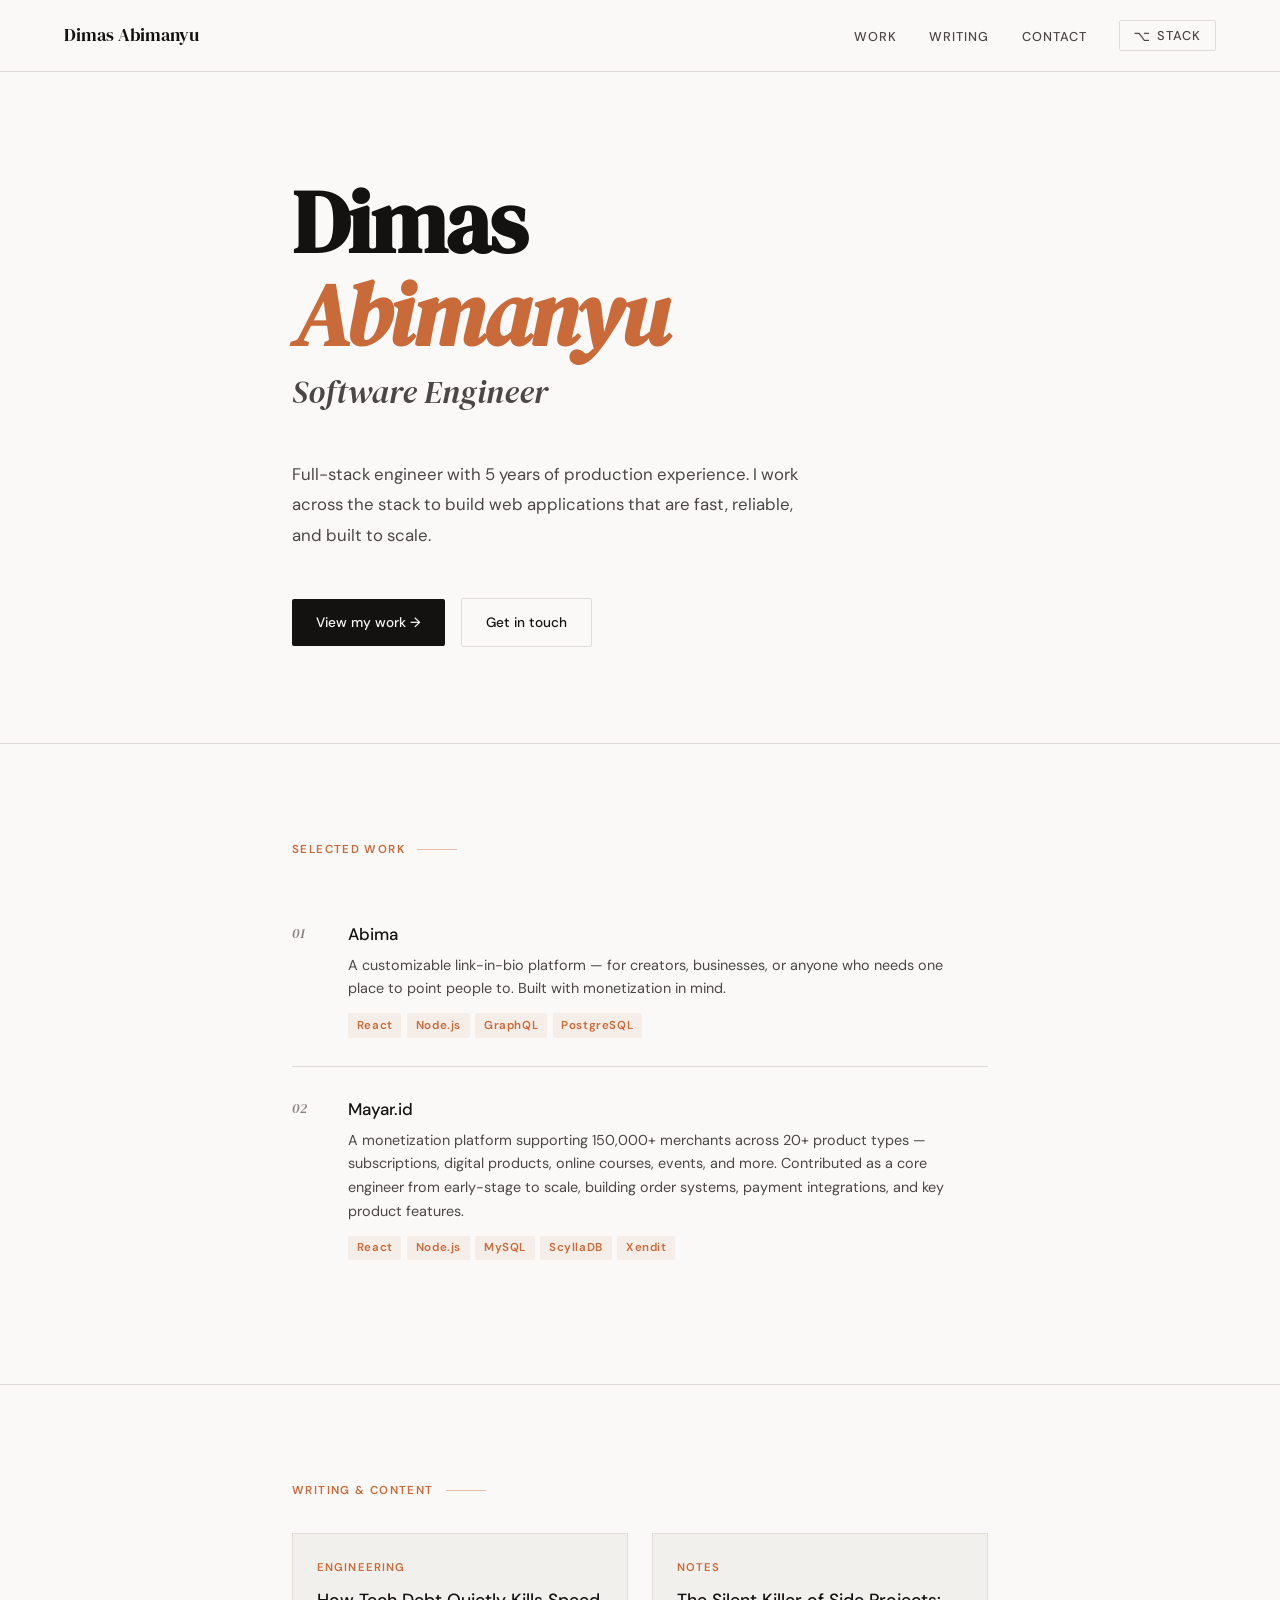
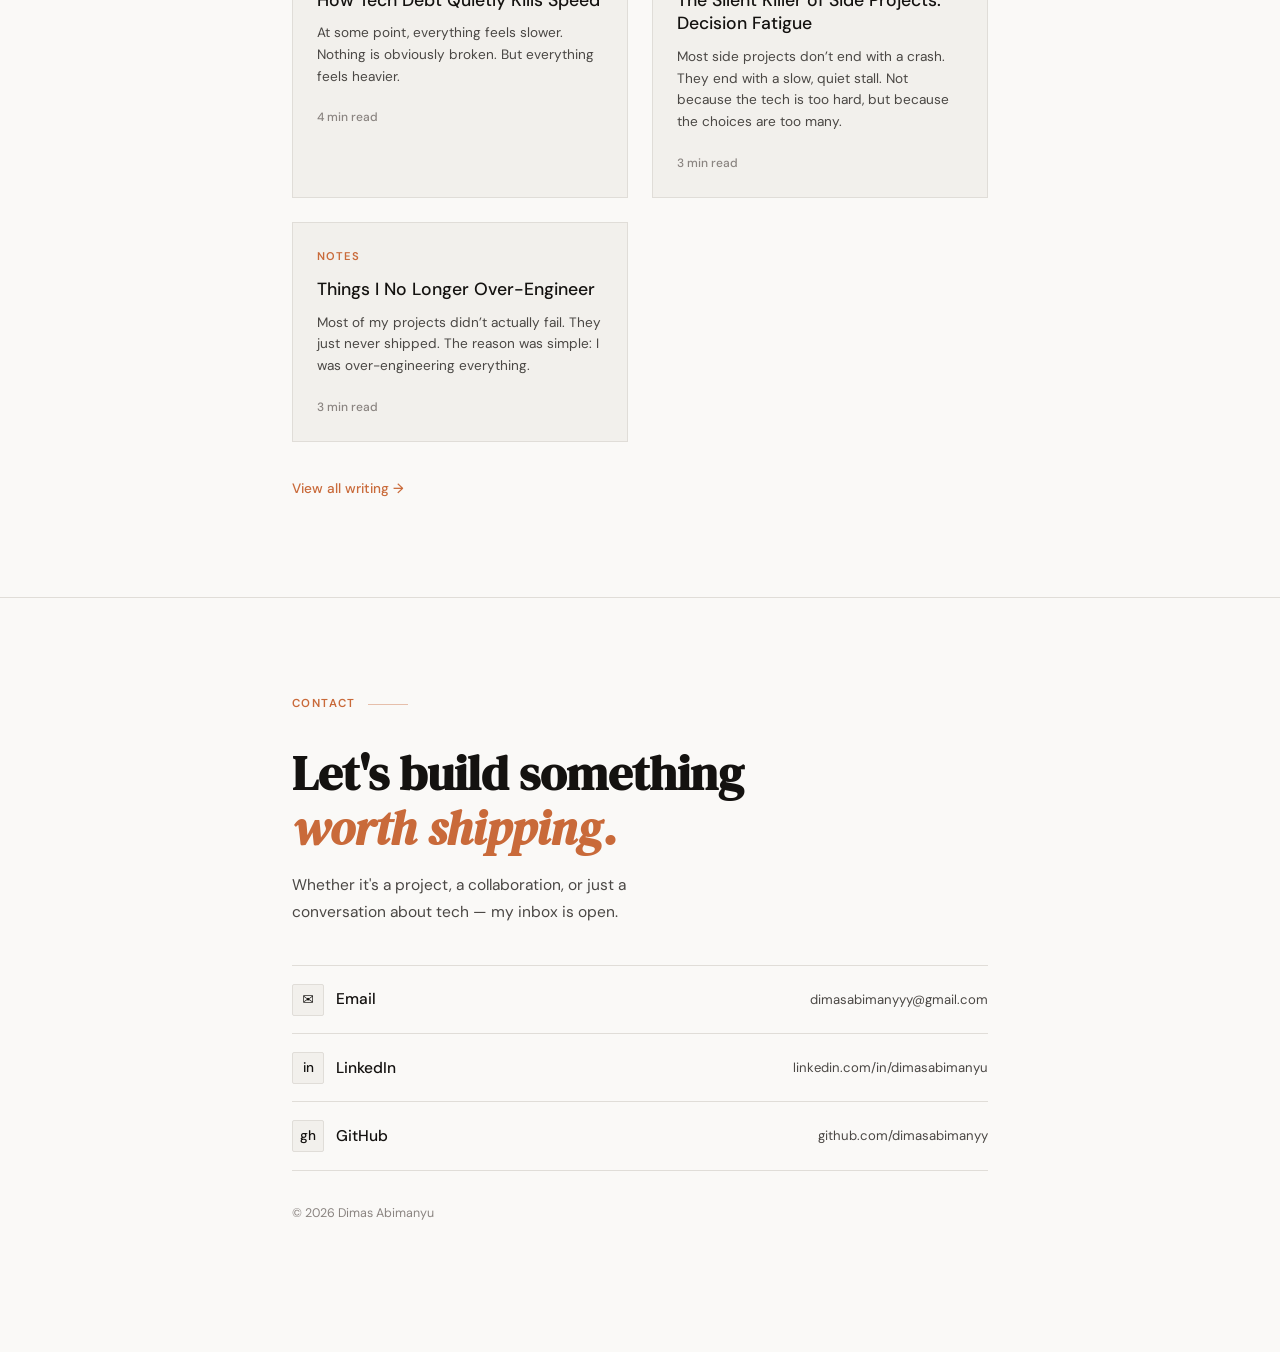
<file: index.html>
<!doctype html>
<html lang="en">
  <head>
    <meta charset="UTF-8" />
    <meta name="viewport" content="width=device-width, initial-scale=1.0" />
    <title>Dimas Abimanyu — Software Engineer</title>
    <link rel="preconnect" href="https://fonts.googleapis.com" />
    <link rel="preconnect" href="https://fonts.gstatic.com" crossorigin />
    <link
      href="https://fonts.googleapis.com/css2?family=DM+Serif+Display:ital@0;1&family=DM+Sans:ital,opsz,wght@0,9..40,300;0,9..40,400;0,9..40,500;1,9..40,300&display=swap"
      rel="stylesheet"
    />

    <link
      rel="icon"
      type="image/png"
      href="favicon/favicon-96x96.png"
      sizes="96x96"
    />
    <link rel="icon" type="image/svg+xml" href="favicon/favicon.svg" />
    <link rel="shortcut icon" href="favicon/favicon.ico" />
    <link
      rel="apple-touch-icon"
      sizes="180x180"
      href="favicon/apple-touch-icon.png"
    />
    <meta name="apple-mobile-web-app-title" content="Abima" />
    <link rel="manifest" href="favicon/site.webmanifest" />
    <style>
      *,
      *::before,
      *::after {
        box-sizing: border-box;
        margin: 0;
        padding: 0;
      }
      :root {
        --ink: #141210;
        --ink-muted: #4a4744;
        --ink-faint: #8a8480;
        --paper: #faf9f7;
        --paper-warm: #f2f0ec;
        --accent: #c96a3a;
        --accent-light: #f5ede7;
        --border: #e0ddd8;
        --font-display: "DM Serif Display", Georgia, serif;
        --font-body: "DM Sans", system-ui, sans-serif;
        --max-w: 760px;
        --gap: clamp(3rem, 8vw, 6rem);
        --drawer-w: 340px;
      }
      html {
        scroll-behavior: smooth;
      }
      body {
        background: var(--paper);
        color: var(--ink);
        font-family: var(--font-body);
        font-size: 1rem;
        line-height: 1.7;
        font-weight: 400;
        -webkit-font-smoothing: antialiased;
        overflow-x: hidden;
      }

      ::-webkit-scrollbar {
        width: 4px;
      }
      ::-webkit-scrollbar-track {
        background: var(--paper);
      }
      ::-webkit-scrollbar-thumb {
        background: var(--ink-faint);
        border-radius: 2px;
      }

      /* NAV */
      nav {
        position: absolute;
        top: 0;
        left: 0;
        right: 0;
        z-index: 100;
        display: flex;
        align-items: center;
        justify-content: space-between;
        padding: 1.25rem clamp(1.5rem, 6vw, 4rem);
        background: rgba(250, 249, 247, 0.92);
        backdrop-filter: blur(12px);
        border-bottom: 1px solid var(--border);
      }
      .nav-logo {
        font-family: var(--font-display);
        font-size: 1.1rem;
        color: var(--ink);
        text-decoration: none;
      }
      .nav-links {
        display: flex;
        gap: 2rem;
        list-style: none;
        align-items: center;
      }
      .nav-links a {
        font-size: 0.8rem;
        font-weight: 500;
        letter-spacing: 0.08em;
        text-transform: uppercase;
        color: var(--ink-muted);
        text-decoration: none;
        transition: color 0.2s;
      }
      .nav-links a:hover {
        color: var(--ink);
      }

      /* STACK BUTTON */
      .nav-stack-btn {
        font-size: 0.8rem;
        font-weight: 500;
        letter-spacing: 0.08em;
        text-transform: uppercase;
        color: var(--ink-muted);
        background: none;
        border: 1px solid var(--border);
        padding: 0.35rem 0.85rem;
        border-radius: 2px;
        cursor: pointer;
        transition: all 0.2s;
        display: flex;
        align-items: center;
        gap: 0.4rem;
        font-family: var(--font-body);
      }
      .nav-stack-btn:hover {
        color: var(--accent);
        border-color: var(--accent);
      }
      .nav-stack-btn .stack-icon {
        font-size: 0.9rem;
        transition: transform 0.3s;
      }
      .nav-stack-btn.open .stack-icon {
        transform: rotate(180deg);
      }

      /* DRAWER OVERLAY */
      .drawer-overlay {
        position: fixed;
        inset: 0;
        background: rgba(20, 18, 16, 0);
        z-index: 200;
        pointer-events: none;
        transition: background 0.35s;
      }
      .drawer-overlay.open {
        background: rgba(20, 18, 16, 0.35);
        pointer-events: all;
        backdrop-filter: blur(2px);
      }

      /* DRAWER */
      .drawer {
        position: fixed;
        top: 0;
        right: 0;
        bottom: 0;
        width: var(--drawer-w);
        max-width: 90vw;
        background: var(--paper);
        border-left: 1px solid var(--border);
        z-index: 201;
        transform: translateX(100%);
        transition: transform 0.4s cubic-bezier(0.4, 0, 0.2, 1);
        display: flex;
        flex-direction: column;
        overflow: hidden;
      }
      .drawer.open {
        transform: translateX(0);
      }

      .drawer-header {
        padding: 1.5rem 1.75rem 1.25rem;
        border-bottom: 1px solid var(--border);
        display: flex;
        align-items: center;
        justify-content: space-between;
        flex-shrink: 0;
      }
      .drawer-title {
        font-family: var(--font-display);
        font-size: 1.3rem;
        color: var(--ink);
      }
      .drawer-close {
        background: none;
        border: none;
        cursor: pointer;
        color: var(--ink-faint);
        font-size: 1.1rem;
        line-height: 1;
        padding: 0.25rem;
        transition: color 0.2s;
        display: flex;
        align-items: center;
        justify-content: center;
        width: 28px;
        height: 28px;
      }
      .drawer-close:hover {
        color: var(--ink);
      }

      .drawer-body {
        flex: 1;
        overflow-y: auto;
        padding: 1.75rem;
        display: flex;
        flex-direction: column;
        gap: 1.75rem;
      }
      .drawer-body::-webkit-scrollbar {
        width: 3px;
      }
      .drawer-body::-webkit-scrollbar-thumb {
        background: var(--border);
        border-radius: 2px;
      }

      .drawer-group {
      }
      .drawer-group-name {
        font-size: 0.68rem;
        font-weight: 600;
        letter-spacing: 0.12em;
        text-transform: uppercase;
        color: var(--accent);
        margin-bottom: 0.85rem;
        display: flex;
        align-items: center;
        gap: 0.6rem;
      }
      .drawer-group-name::after {
        content: "";
        display: block;
        height: 1px;
        flex: 1;
        background: var(--accent);
        opacity: 0.25;
      }
      .skill-tags {
        display: flex;
        flex-wrap: wrap;
        gap: 0.4rem;
      }
      .skill-tag {
        font-size: 0.82rem;
        color: var(--ink);
        background: var(--paper-warm);
        padding: 0.25rem 0.65rem;
        border-radius: 2px;
        border: 1px solid var(--border);
        transition:
          background 0.15s,
          border-color 0.15s;
      }
      .skill-tag:hover {
        background: var(--accent-light);
        border-color: var(--accent);
      }

      .drawer-note {
        font-size: 0.82rem;
        color: var(--ink-faint);
        line-height: 1.6;
        border-top: 1px solid var(--border);
        padding-top: 1.25rem;
        margin-top: auto;
      }

      /* PAGE LAYOUT */
      .container {
        max-width: var(--max-w);
        margin: 0 auto;
        padding: 0 clamp(1.5rem, 6vw, 2rem);
      }
      section {
        padding: var(--gap) 0;
        border-bottom: 1px solid var(--border);
      }
      section:last-of-type {
        border-bottom: none;
      }
      .section-label {
        font-size: 0.72rem;
        font-weight: 600;
        letter-spacing: 0.12em;
        text-transform: uppercase;
        color: var(--accent);
        margin-bottom: 2rem;
        display: flex;
        align-items: center;
        gap: 0.75rem;
      }
      .section-label::after {
        content: "";
        display: block;
        height: 1px;
        width: 40px;
        background: var(--accent);
        opacity: 0.4;
      }

      /* HERO */
      #hero {
        padding-top: calc(var(--gap) + 5rem);
        padding-bottom: var(--gap);
        border-bottom: 1px solid var(--border);
      }
      .hero-eyebrow {
        font-size: 0.82rem;
        letter-spacing: 0.1em;
        text-transform: uppercase;
        color: var(--ink-muted);
        font-weight: 500;
        margin-bottom: 1.5rem;
      }
      .hero-name {
        font-family: var(--font-display);
        font-size: clamp(3rem, 9vw, 5.5rem);
        line-height: 1.05;
        letter-spacing: -0.02em;
        color: var(--ink);
        margin-bottom: 0.25rem;
      }
      .hero-name em {
        font-style: italic;
        color: var(--accent);
      }
      .hero-title {
        font-family: var(--font-display);
        font-style: italic;
        font-size: clamp(1.4rem, 3.5vw, 2rem);
        color: var(--ink-muted);
        margin-bottom: 2.5rem;
      }
      .hero-bio {
        max-width: 520px;
        font-size: 1.05rem;
        color: var(--ink-muted);
        line-height: 1.8;
        margin-bottom: 3rem;
      }
      .hero-actions {
        display: flex;
        gap: 1rem;
        flex-wrap: wrap;
        align-items: center;
      }
      .btn {
        display: inline-flex;
        align-items: center;
        gap: 0.5rem;
        padding: 0.75rem 1.5rem;
        font-family: var(--font-body);
        font-size: 0.85rem;
        font-weight: 500;
        text-decoration: none;
        border-radius: 2px;
        transition: all 0.2s;
        cursor: pointer;
        border: none;
      }
      .btn-primary {
        background: var(--ink);
        color: var(--paper);
      }
      .btn-primary:hover {
        background: var(--accent);
      }
      .btn-outline {
        background: transparent;
        color: var(--ink);
        border: 1px solid var(--border);
      }
      .btn-outline:hover {
        border-color: var(--ink);
      }

      .fade-up {
        opacity: 0;
        transform: translateY(18px);
        animation: fadeUp 0.6s ease forwards;
      }
      @keyframes fadeUp {
        to {
          opacity: 1;
          transform: translateY(0);
        }
      }
      .fade-up:nth-child(1) {
        animation-delay: 0.05s;
      }
      .fade-up:nth-child(2) {
        animation-delay: 0.12s;
      }
      .fade-up:nth-child(3) {
        animation-delay: 0.2s;
      }
      .fade-up:nth-child(4) {
        animation-delay: 0.28s;
      }
      .fade-up:nth-child(5) {
        animation-delay: 0.36s;
      }

      /* PROJECTS */
      .projects-list {
        display: flex;
        flex-direction: column;
      }
      .project-item {
        display: grid;
        grid-template-columns: auto 1fr auto;
        gap: 1.5rem;
        align-items: start;
        padding: 1.75rem 0;
        border-bottom: 1px solid var(--border);
        text-decoration: none;
        color: inherit;
      }
      .project-item:last-child {
        border-bottom: none;
      }
      .project-item:hover .project-name {
        color: var(--accent);
      }
      .project-num {
        font-family: var(--font-display);
        font-style: italic;
        font-size: 0.9rem;
        color: var(--ink-faint);
        padding-top: 0.1rem;
        min-width: 2rem;
      }
      .project-name {
        font-size: 1.05rem;
        font-weight: 500;
        color: var(--ink);
        margin-bottom: 0.35rem;
        transition: color 0.2s;
      }
      .project-desc {
        font-size: 0.9rem;
        color: var(--ink-muted);
        line-height: 1.65;
        margin-bottom: 0.75rem;
      }
      .project-stack {
        display: flex;
        flex-wrap: wrap;
        gap: 0.35rem;
      }
      .project-tech {
        font-size: 0.72rem;
        font-weight: 600;
        letter-spacing: 0.05em;
        color: var(--accent);
        background: var(--accent-light);
        padding: 0.15rem 0.55rem;
        border-radius: 2px;
      }
      .project-arrow {
        font-size: 1rem;
        color: var(--ink-faint);
        padding-top: 0.15rem;
        transition:
          transform 0.2s,
          color 0.2s;
      }
      .project-item:hover .project-arrow {
        transform: translate(3px, -3px);
        color: var(--accent);
      }

      /* BLOG */
      .blog-intro {
        color: var(--ink-muted);
        font-size: 0.97rem;
        max-width: 480px;
        margin-bottom: 2.5rem;
      }
      .blog-grid {
        display: grid;
        grid-template-columns: 1fr 1fr;
        gap: 1.5rem;
      }
      .blog-card {
        padding: 1.5rem;
        background: var(--paper-warm);
        border: 1px solid var(--border);
        text-decoration: none;
        color: inherit;
        display: block;
        transition: border-color 0.2s;
      }
      .blog-card:hover {
        border-color: var(--accent);
      }
      .blog-tag {
        font-size: 0.7rem;
        font-weight: 600;
        letter-spacing: 0.1em;
        text-transform: uppercase;
        color: var(--accent);
        margin-bottom: 0.75rem;
      }
      .blog-title {
        font-weight: 500;
        font-size: 1.1rem;
        line-height: 1.35;
        color: var(--ink);
        margin-bottom: 0.6rem;
      }
      .blog-excerpt {
        font-size: 0.85rem;
        color: var(--ink-muted);
        line-height: 1.6;
        margin-bottom: 1.25rem;
      }
      .blog-meta {
        font-size: 0.75rem;
        color: var(--ink-faint);
        font-weight: 500;
      }

      /* CONTACT */
      .contact-headline {
        font-family: var(--font-display);
        font-size: clamp(1.8rem, 5vw, 3rem);
        line-height: 1.15;
        color: var(--ink);
        margin-bottom: 1rem;
      }
      .contact-headline em {
        font-style: italic;
        color: var(--accent);
      }
      .contact-sub {
        color: var(--ink-muted);
        font-size: 0.97rem;
        max-width: 420px;
        margin-bottom: 2.5rem;
      }
      .contact-links {
        display: flex;
        flex-direction: column;
      }
      .contact-link {
        display: flex;
        align-items: center;
        justify-content: space-between;
        padding: 1.1rem 0;
        border-bottom: 1px solid var(--border);
        text-decoration: none;
        color: var(--ink);
        transition: color 0.2s;
      }
      .contact-link:first-child {
        border-top: 1px solid var(--border);
      }
      .contact-link:hover {
        color: var(--accent);
      }
      .contact-link-label {
        display: flex;
        align-items: center;
        gap: 0.75rem;
        font-size: 0.97rem;
        font-weight: 500;
      }
      .contact-link-icon {
        width: 32px;
        height: 32px;
        background: var(--paper-warm);
        border: 1px solid var(--border);
        border-radius: 2px;
        display: flex;
        align-items: center;
        justify-content: center;
        font-size: 0.85rem;
      }
      .contact-link-handle {
        font-size: 0.82rem;
        color: var(--ink-muted);
      }

      footer {
        padding: 2rem 0;
        display: flex;
        align-items: center;
        justify-content: space-between;
      }
      .footer-copy {
        font-size: 0.78rem;
        color: var(--ink-faint);
      }

      @media (max-width: 600px) {
        .nav-links li:not(:last-child) {
          display: none;
        }
        .blog-grid {
          grid-template-columns: 1fr;
        }
        .project-item {
          grid-template-columns: auto 1fr;
        }
        .project-arrow {
          display: none;
        }
      }
    </style>
  </head>
  <body>
    <!-- DRAWER OVERLAY -->
    <div
      class="drawer-overlay"
      id="drawerOverlay"
      onclick="closeDrawer()"
    ></div>

    <!-- SLIDE-IN STACK DRAWER -->
    <div class="drawer" id="drawer" role="dialog" aria-label="Skills & Stack">
      <div class="drawer-header">
        <span class="drawer-title">Stack</span>
        <button class="drawer-close" onclick="closeDrawer()" aria-label="Close">
          ✕
        </button>
      </div>
      <div class="drawer-body">
        <div class="drawer-group">
          <p class="drawer-group-name">Frontend</p>
          <div class="skill-tags">
            <span class="skill-tag">JavaScript</span>
            <span class="skill-tag">TypeScript</span>
            <span class="skill-tag">React</span>
            <span class="skill-tag">Next.js</span>
          </div>
        </div>
        <div class="drawer-group">
          <p class="drawer-group-name">Backend</p>
          <div class="skill-tags">
            <span class="skill-tag">Node.js</span>
            <span class="skill-tag">Express</span>
            <span class="skill-tag">GraphQL</span>
            <span class="skill-tag">REST APIs</span>
          </div>
        </div>
        <div class="drawer-group">
          <p class="drawer-group-name">Data & Storage</p>
          <div class="skill-tags">
            <span class="skill-tag">PostgreSQL</span>
            <span class="skill-tag">MongoDB</span>
            <span class="skill-tag">Redis</span>
            <span class="skill-tag">MySQL</span>
            <span class="skill-tag">ScyllaDB</span>
          </div>
        </div>
        <div class="drawer-group">
          <p class="drawer-group-name">Tooling & Infra</p>
          <div class="skill-tags">
            <span class="skill-tag">Docker</span>
            <span class="skill-tag">CI/CD</span>
            <span class="skill-tag">Vercel</span>
            <span class="skill-tag">AWS</span>
          </div>
        </div>
        <p class="drawer-note">
          This is the stack I use most often — I can quickly adapt to new ones.
        </p>
      </div>
    </div>

    <nav>
      <a href="#hero" class="nav-logo">Dimas Abimanyu</a>
      <ul class="nav-links">
        <li><a href="#projects">Work</a></li>
        <li><a href="#blog">Writing</a></li>
        <li><a href="#contact">Contact</a></li>
        <li>
          <button class="nav-stack-btn" id="stackBtn" onclick="toggleDrawer()">
            <span class="stack-icon">⌥</span> Stack
          </button>
        </li>
      </ul>
    </nav>

    <section id="hero">
      <div class="container">
        <!-- <p class="hero-eyebrow fade-up">Based in Indonesia · Open to remote</p> -->
        <h1 class="hero-name fade-up">Dimas<br /><em>Abimanyu</em></h1>
        <p class="hero-title fade-up">Software Engineer</p>
        <p class="hero-bio fade-up">
          Full-stack engineer with 5 years of production experience. I work
          across the stack to build web applications that are fast, reliable,
          and built to scale.
        </p>
        <div class="hero-actions fade-up">
          <a href="#projects" class="btn btn-primary">View my work →</a>
          <a href="#contact" class="btn btn-outline">Get in touch</a>
        </div>
      </div>
    </section>

    <section id="projects">
      <div class="container">
        <p class="section-label">Selected Work</p>
        <div class="projects-list">
          <!-- <a href="projects/abima.html" class="project-item"> -->
          <span class="project-item">
            <span class="project-num">01</span>
            <div class="project-body">
              <p class="project-name">Abima</p>
              <p class="project-desc">
                A customizable link-in-bio platform — for creators, businesses,
                or anyone who needs one place to point people to. Built with
                monetization in mind.
              </p>
              <div class="project-stack">
                <span class="project-tech">React</span>
                <span class="project-tech">Node.js</span>
                <span class="project-tech">GraphQL</span>
                <span class="project-tech">PostgreSQL</span>
              </div>
            </div>
            <!-- <span class="project-arrow">↗</span> -->
          </span>
          <span class="project-item">
          <!-- <a href="projects/mayar.html" class="project-item"> -->
            <span class="project-num">02</span>
            <div class="project-body">
              <p class="project-name">Mayar.id</p>
              <p class="project-desc">
                A monetization platform supporting 150,000+ merchants across 20+
                product types — subscriptions, digital products, online courses,
                events, and more. Contributed as a core engineer from
                early-stage to scale, building order systems, payment
                integrations, and key product features.
              </p>
              <div class="project-stack">
                <span class="project-tech">React</span>
                <span class="project-tech">Node.js</span>
                <span class="project-tech">MySQL</span>
                <span class="project-tech">ScyllaDB</span>
                <span class="project-tech">Xendit</span>
              </div>
            </div>
            <!-- <span class="project-arrow">↗</span> -->
          </span>
        </div>
      </div>
    </section>

    <section id="blog">
      <div class="container">
        <p class="section-label">Writing & Content</p>
        <!-- <p class="blog-intro">
          Sharing practical insights on programming, career growth, and the
          real-world experience of being a developer.
        </p> -->

        <div class="blog-grid">
          <a
            href="articles/how-tech-debt-quietly-kills-speed"
            class="blog-card"
          >
            <p class="blog-tag">Engineering</p>
            <p class="blog-title">How Tech Debt Quietly Kills Speed</p>
            <p class="blog-excerpt">
              At some point, everything feels slower. Nothing is obviously
              broken. But everything feels heavier.
            </p>
            <p class="blog-meta">4 min read</p>
          </a>
          <a
            href="articles/the-silent-killer-of-side-projects"
            class="blog-card"
          >
            <p class="blog-tag">Notes</p>
            <p class="blog-title">
              The Silent Killer of Side Projects: Decision Fatigue
            </p>
            <p class="blog-excerpt">
              Most side projects don’t end with a crash. They end with a slow,
              quiet stall. Not because the tech is too hard, but because the
              choices are too many.
            </p>
            <p class="blog-meta">3 min read</p>
          </a>
          <a href="articles/things-i-no-longer-over-engineer" class="blog-card">
            <p class="blog-tag">Notes</p>
            <p class="blog-title">Things I No Longer Over-Engineer</p>
            <p class="blog-excerpt">
              Most of my projects didn’t actually fail. They just never shipped.
              The reason was simple: I was over-engineering everything.
            </p>
            <p class="blog-meta">3 min read</p>
          </a>
        </div>
        <div style="margin-top: 2rem">
          <a
            href="/blog"
            style="
              font-size: 0.85rem;
              font-weight: 500;
              color: var(--accent);
              text-decoration: none;
              display: inline-flex;
              align-items: center;
              gap: 0.4rem;
            "
            >View all writing →</a
          >
        </div>
      </div>
    </section>

    <section id="contact">
      <div class="container">
        <p class="section-label">Contact</p>
        <h2 class="contact-headline">
          Let's build something<br /><em>worth shipping.</em>
        </h2>
        <p class="contact-sub">
          Whether it's a project, a collaboration, or just a conversation about
          tech — my inbox is open.
        </p>
        <div class="contact-links">
          <a href="mailto:dimasabimanyyy@gmail.com" class="contact-link">
            <span class="contact-link-label"
              ><span class="contact-link-icon">✉</span>Email</span
            >
            <span class="contact-link-handle">dimasabimanyyy@gmail.com</span>
          </a>
          <a
            href="https://linkedin.com/in/dimasabimanyu"
            target="_blank"
            class="contact-link"
          >
            <span class="contact-link-label"
              ><span class="contact-link-icon">in</span>LinkedIn</span
            >
            <span class="contact-link-handle"
              >linkedin.com/in/dimasabimanyu</span
            >
          </a>
          <a
            href="https://github.com/dimasabimanyy"
            target="_blank"
            class="contact-link"
          >
            <span class="contact-link-label"
              ><span class="contact-link-icon">gh</span>GitHub</span
            >
            <span class="contact-link-handle">github.com/dimasabimanyy</span>
          </a>
        </div>
        <footer>
          <span class="footer-copy">© 2026 Dimas Abimanyu</span>
        </footer>
      </div>
    </section>

    <script>
      const drawer = document.getElementById("drawer");
      const overlay = document.getElementById("drawerOverlay");
      const btn = document.getElementById("stackBtn");

      function openDrawer() {
        drawer.classList.add("open");
        overlay.classList.add("open");
        btn.classList.add("open");
        document.body.style.overflow = "hidden";
      }
      function closeDrawer() {
        drawer.classList.remove("open");
        overlay.classList.remove("open");
        btn.classList.remove("open");
        document.body.style.overflow = "";
      }
      function toggleDrawer() {
        drawer.classList.contains("open") ? closeDrawer() : openDrawer();
      }
      document.addEventListener("keydown", (e) => {
        if (e.key === "Escape") closeDrawer();
      });
    </script>
  </body>
</html>
</file>
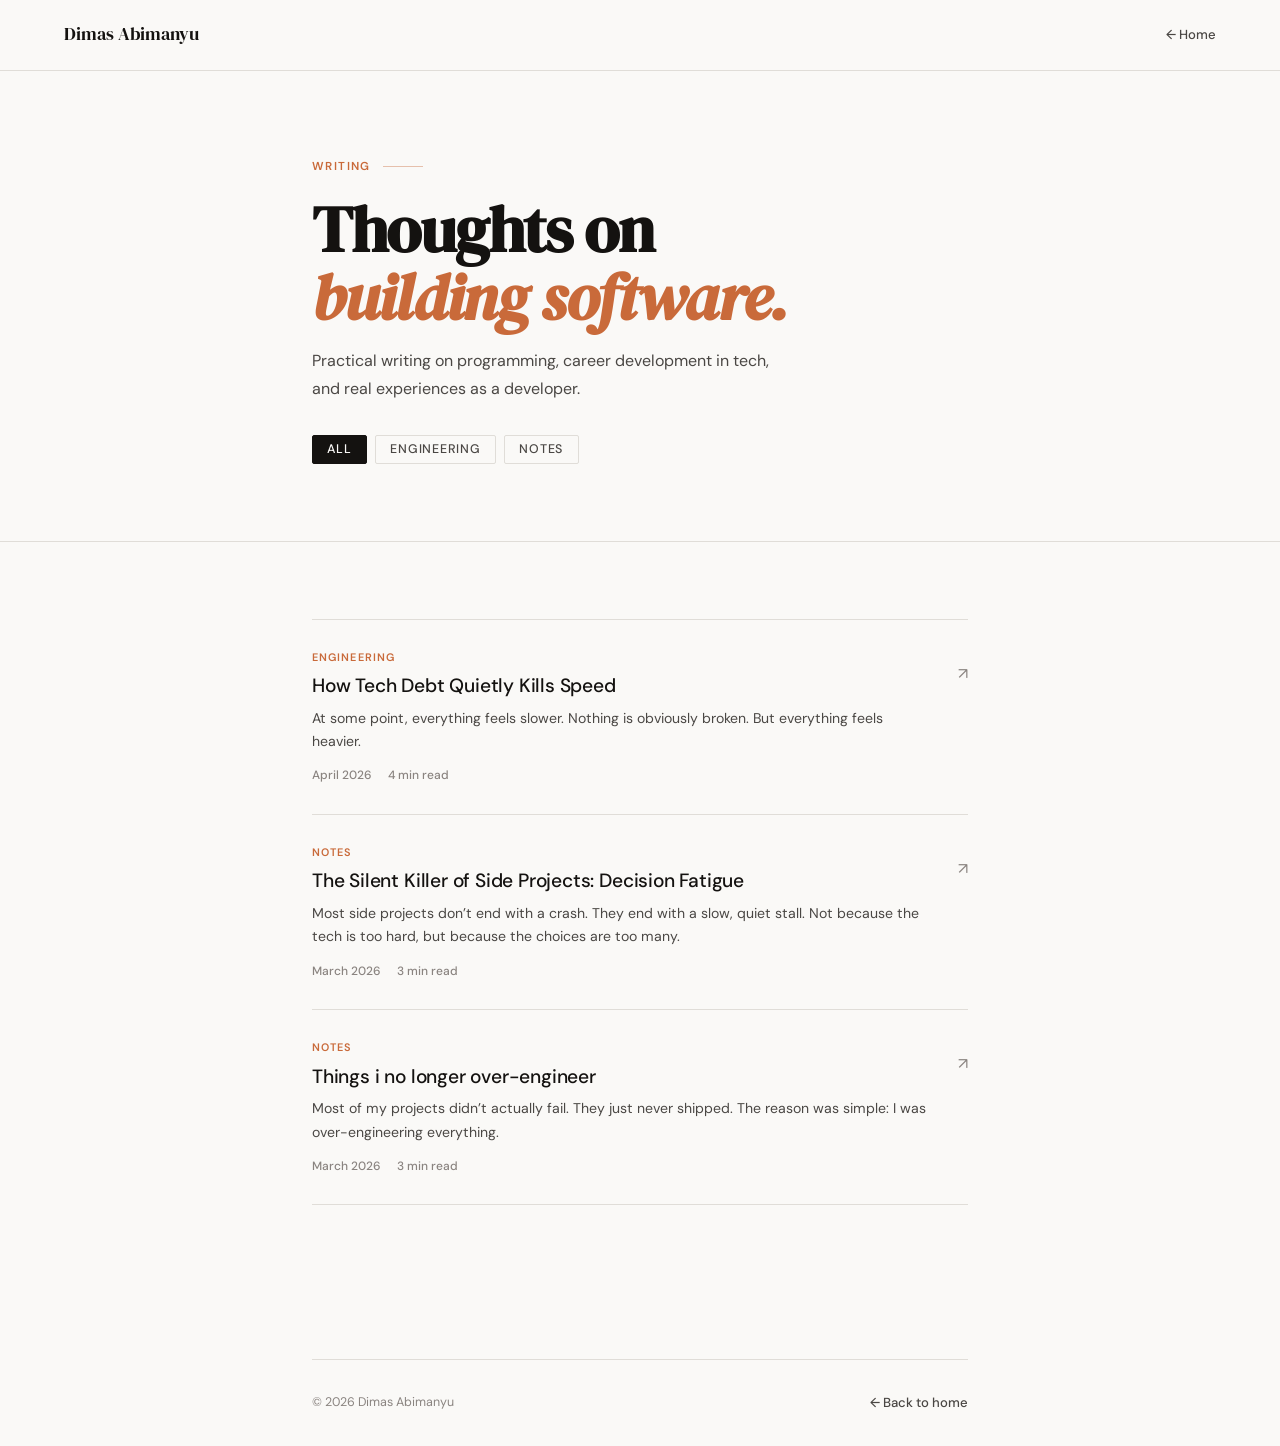
<file: blog/index.html>
<!doctype html>
<html lang="en">
  <head>
    <meta charset="UTF-8" />
    <meta name="viewport" content="width=device-width, initial-scale=1.0" />
    <title>Writing — Dimas Abimanyu</title>
    <link rel="preconnect" href="https://fonts.googleapis.com" />
    <link rel="preconnect" href="https://fonts.gstatic.com" crossorigin />
    <link
      href="https://fonts.googleapis.com/css2?family=DM+Serif+Display:ital@0;1&family=DM+Sans:ital,opsz,wght@0,9..40,300;0,9..40,400;0,9..40,500;1,9..40,300&display=swap"
      rel="stylesheet"
    />
    <style>
      *,
      *::before,
      *::after {
        box-sizing: border-box;
        margin: 0;
        padding: 0;
      }
      :root {
        --ink: #141210;
        --ink-muted: #4a4744;
        --ink-faint: #8a8480;
        --paper: #faf9f7;
        --paper-warm: #f2f0ec;
        --accent: #c96a3a;
        --accent-light: #f5ede7;
        --border: #e0ddd8;
        --font-display: "DM Serif Display", Georgia, serif;
        --font-body: "DM Sans", system-ui, sans-serif;
        --max-w: 720px;
        --gap: clamp(2.5rem, 6vw, 5rem);
      }
      html {
        scroll-behavior: smooth;
      }
      body {
        background: var(--paper);
        color: var(--ink);
        font-family: var(--font-body);
        font-size: 1rem;
        line-height: 1.7;
        font-weight: 400;
        -webkit-font-smoothing: antialiased;
      }
      ::-webkit-scrollbar {
        width: 4px;
      }
      ::-webkit-scrollbar-track {
        background: var(--paper);
      }
      ::-webkit-scrollbar-thumb {
        background: var(--ink-faint);
        border-radius: 2px;
      }

      nav {
        position: absolute;
        top: 0;
        left: 0;
        right: 0;
        z-index: 100;
        display: flex;
        align-items: center;
        justify-content: space-between;
        padding: 1.25rem clamp(1.5rem, 6vw, 4rem);
        background: rgba(250, 249, 247, 0.92);
        backdrop-filter: blur(12px);
        border-bottom: 1px solid var(--border);
      }
      .nav-logo {
        font-family: var(--font-display);
        font-size: 1.1rem;
        color: var(--ink);
        text-decoration: none;
      }
      .nav-back {
        font-size: 0.82rem;
        font-weight: 500;
        color: var(--ink-muted);
        text-decoration: none;
        display: flex;
        align-items: center;
        gap: 0.4rem;
        transition: color 0.2s;
      }
      .nav-back:hover {
        color: var(--accent);
      }

      .container {
        max-width: var(--max-w);
        margin: 0 auto;
        padding: 0 clamp(1.5rem, 6vw, 2rem);
      }

      /* PAGE HEADER */
      .page-header {
        padding-top: calc(var(--gap) + 5rem);
        padding-bottom: var(--gap);
        border-bottom: 1px solid var(--border);
      }
      .page-eyebrow {
        font-size: 0.72rem;
        font-weight: 600;
        letter-spacing: 0.12em;
        text-transform: uppercase;
        color: var(--accent);
        margin-bottom: 1.25rem;
        display: flex;
        align-items: center;
        gap: 0.75rem;
      }
      .page-eyebrow::after {
        content: "";
        display: block;
        height: 1px;
        width: 40px;
        background: var(--accent);
        opacity: 0.4;
      }
      .page-title {
        font-family: var(--font-display);
        font-size: clamp(2.5rem, 7vw, 4rem);
        line-height: 1.05;
        letter-spacing: -0.02em;
        color: var(--ink);
        margin-bottom: 1rem;
      }
      .page-title em {
        font-style: italic;
        color: var(--accent);
      }
      .page-sub {
        font-size: 1rem;
        color: var(--ink-muted);
        max-width: 480px;
        line-height: 1.75;
      }

      /* FILTER TABS */
      .filter-row {
        display: flex;
        gap: 0.5rem;
        flex-wrap: wrap;
        padding: 2rem 0 0;
      }
      .filter-btn {
        font-size: 0.78rem;
        font-weight: 500;
        letter-spacing: 0.06em;
        text-transform: uppercase;
        padding: 0.35rem 0.9rem;
        border: 1px solid var(--border);
        background: transparent;
        color: var(--ink-muted);
        border-radius: 2px;
        cursor: pointer;
        transition: all 0.2s;
        font-family: var(--font-body);
      }
      .filter-btn:hover,
      .filter-btn.active {
        background: var(--ink);
        color: var(--paper);
        border-color: var(--ink);
      }

      /* ARTICLE LIST */
      .articles {
        padding: var(--gap) 0;
      }
      .article-item {
        display: grid;
        grid-template-columns: 1fr auto;
        gap: 1.5rem;
        align-items: start;
        padding: 1.75rem 0;
        border-bottom: 1px solid var(--border);
        text-decoration: none;
        color: inherit;
      }
      .article-item:first-child {
        border-top: 1px solid var(--border);
      }
      .article-tag {
        font-size: 0.68rem;
        font-weight: 600;
        letter-spacing: 0.1em;
        text-transform: uppercase;
        color: var(--accent);
        margin-bottom: 0.5rem;
      }
      .article-title {
        font-size: 1.2rem;
        font-weight: 500;
        line-height: 1.3;
        color: var(--ink);
        margin-bottom: 0.5rem;
        letter-spacing: -0.01em;
        transition: color 0.2s;
      }
      .article-item:hover .article-title {
        color: var(--accent);
      }
      .article-excerpt {
        font-size: 0.88rem;
        color: var(--ink-muted);
        line-height: 1.65;
        margin-bottom: 0.75rem;
      }
      .article-meta {
        font-size: 0.75rem;
        color: var(--ink-faint);
        font-weight: 500;
        display: flex;
        gap: 1rem;
      }
      .article-arrow {
        font-size: 1rem;
        color: var(--ink-faint);
        padding-top: 0.75rem;
        transition:
          transform 0.2s,
          color 0.2s;
        flex-shrink: 0;
      }
      .article-item:hover .article-arrow {
        transform: translate(3px, -3px);
        color: var(--accent);
      }

      footer {
        padding: 2rem 0;
        display: flex;
        align-items: center;
        justify-content: space-between;
        border-top: 1px solid var(--border);
        margin-top: var(--gap);
      }
      .footer-copy {
        font-size: 0.78rem;
        color: var(--ink-faint);
      }

      @media (max-width: 520px) {
        .article-arrow {
          display: none;
        }
        .article-item {
          grid-template-columns: 1fr;
        }
      }
    </style>
  </head>
  <body>
    <nav>
      <a href="../index.html" class="nav-logo">Dimas Abimanyu</a>
      <a href="../index.html" class="nav-back">← Home</a>
    </nav>

    <div class="page-header">
      <div class="container">
        <p class="page-eyebrow">Writing</p>
        <h1 class="page-title">Thoughts on<br /><em>building software.</em></h1>
        <p class="page-sub">
          Practical writing on programming, career development in tech, and real
          experiences as a developer.
        </p>
        <div class="filter-row">
          <button
            class="filter-btn active"
            onclick="filterArticles('all', this)"
          >
            All
          </button>
          <button
            class="filter-btn"
            onclick="filterArticles('Engineering', this)"
          >
            Engineering
          </button>
          <button class="filter-btn" onclick="filterArticles('Notes', this)">
            Notes
          </button>
        </div>
      </div>
    </div>

    <div class="container">
      <div class="articles" id="article-list">
        <!--
        =====================================================================
        HOW TO ADD A NEW ARTICLE:
        1. Duplicate the <a class="article-item"> block below.
        2. Update: href, data-tag, .article-tag, .article-title,
                   .article-excerpt, date, and read time.
        3. Create the matching article HTML file (copy article-template.html).
        4. Add the new entry at the TOP of this list (newest first).
        =====================================================================
      -->

        <a
          href="../articles/how-tech-debt-quietly-kills-speed"
          class="article-item"
          data-tag="Engineering"
        >
          <div>
            <p class="article-tag">Engineering</p>
            <p class="article-title">How Tech Debt Quietly Kills Speed</p>
            <p class="article-excerpt">
              At some point, everything feels slower. Nothing is obviously
              broken. But everything feels heavier.
            </p>
            <div class="article-meta">
              <span>April 2026</span>
              <span>4 min read</span>
            </div>
          </div>
          <span class="article-arrow">↗</span>
        </a>

        <a
          href="../articles/the-silent-killer-of-side-projects"
          class="article-item"
          data-tag="Notes"
        >
          <div>
            <p class="article-tag">Notes</p>
            <p class="article-title">
              The Silent Killer of Side Projects: Decision Fatigue
            </p>
            <p class="article-excerpt">
              Most side projects don’t end with a crash. They end with a slow,
              quiet stall. Not because the tech is too hard, but because the
              choices are too many.
            </p>
            <div class="article-meta">
              <span>March 2026</span>
              <span>3 min read</span>
            </div>
          </div>
          <span class="article-arrow">↗</span>
        </a>

        <a
          href="../articles/things-i-no-longer-over-engineer"
          class="article-item"
          data-tag="Beginner"
        >
          <div>
            <p class="article-tag">Notes</p>
            <p class="article-title">Things i no longer over-engineer</p>
            <p class="article-excerpt">
              Most of my projects didn’t actually fail. They just never shipped.
              The reason was simple: I was over-engineering everything.
            </p>
            <div class="article-meta">
              <span>March 2026</span>
              <span>3 min read</span>
            </div>
          </div>
          <span class="article-arrow">↗</span>
        </a>
      </div>

      <footer>
        <span class="footer-copy">© 2026 Dimas Abimanyu</span>
        <a href="../index.html" class="nav-back">← Back to home</a>
      </footer>
    </div>

    <script>
      function filterArticles(tag, btn) {
        document
          .querySelectorAll(".filter-btn")
          .forEach((b) => b.classList.remove("active"));
        btn.classList.add("active");
        document.querySelectorAll(".article-item").forEach((item) => {
          item.style.display =
            tag === "all" || item.dataset.tag === tag ? "grid" : "none";
        });
      }
    </script>
  </body>
</html>
</file>
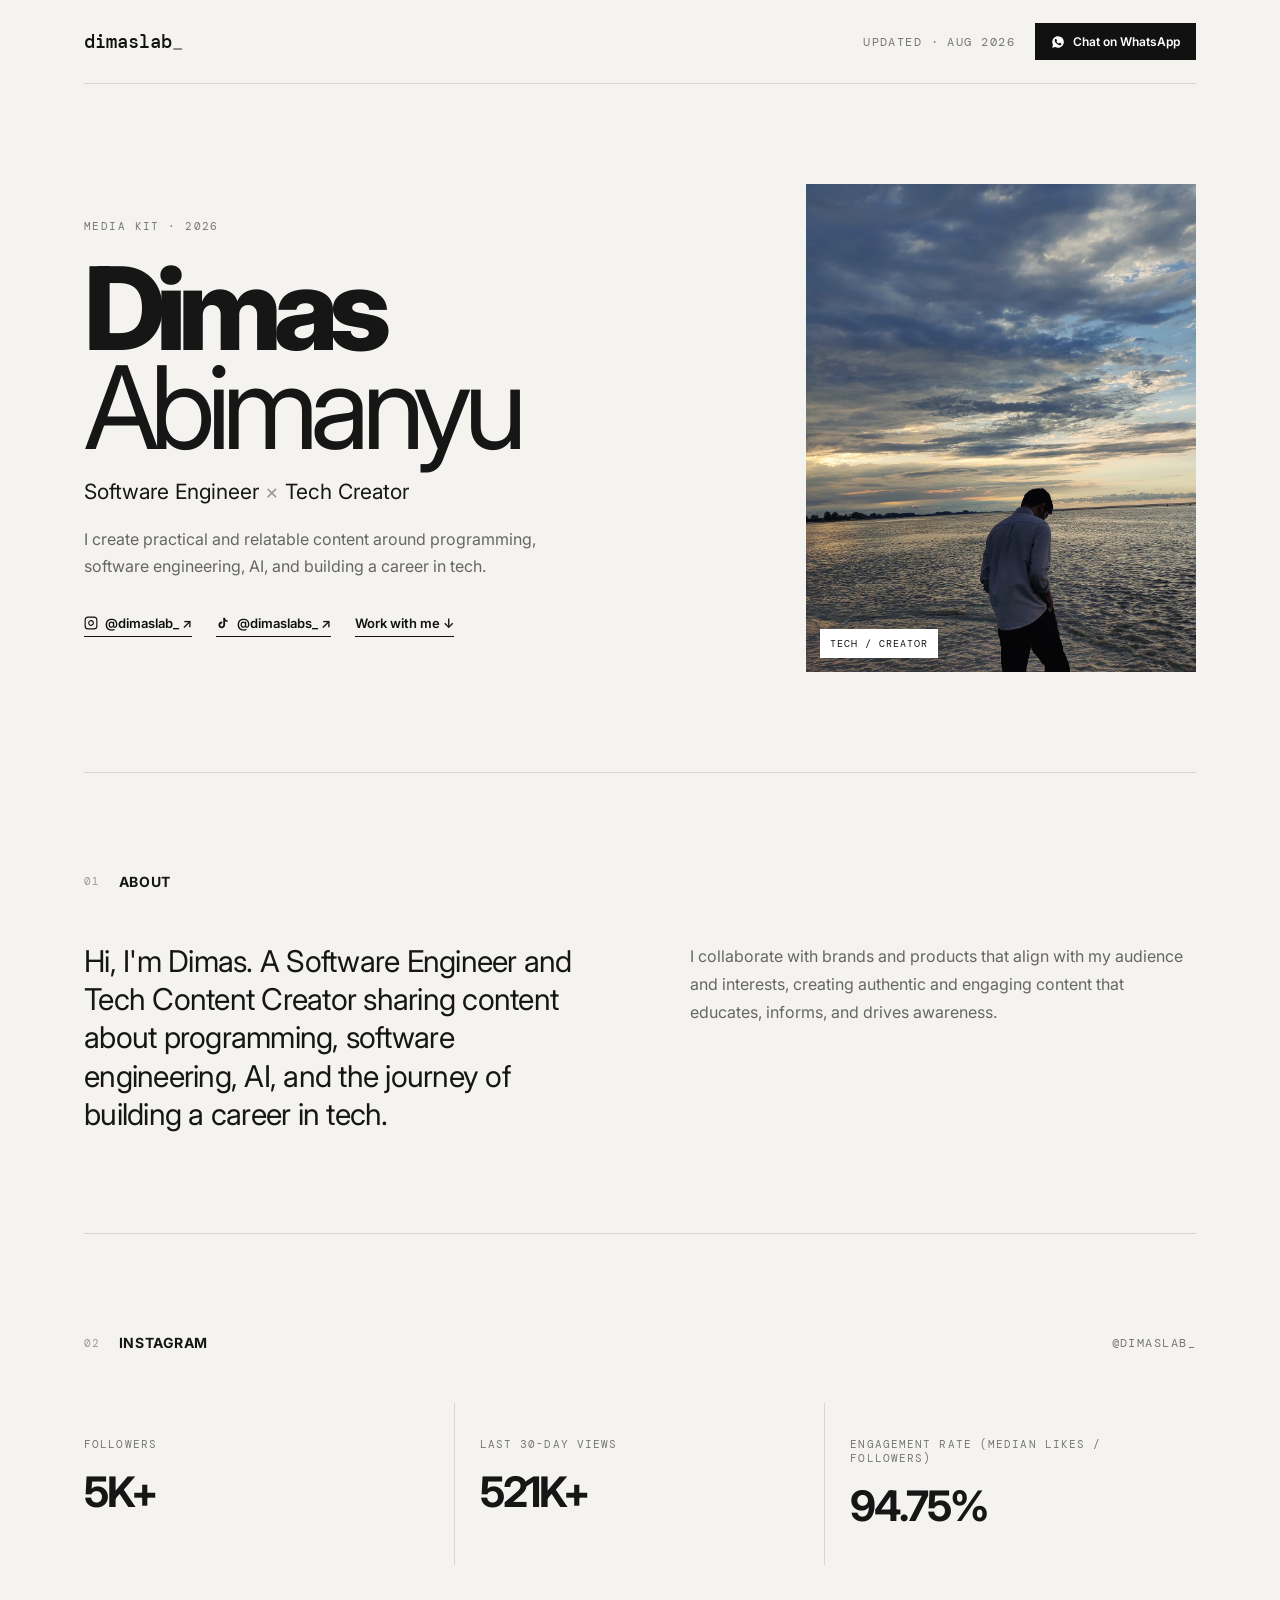
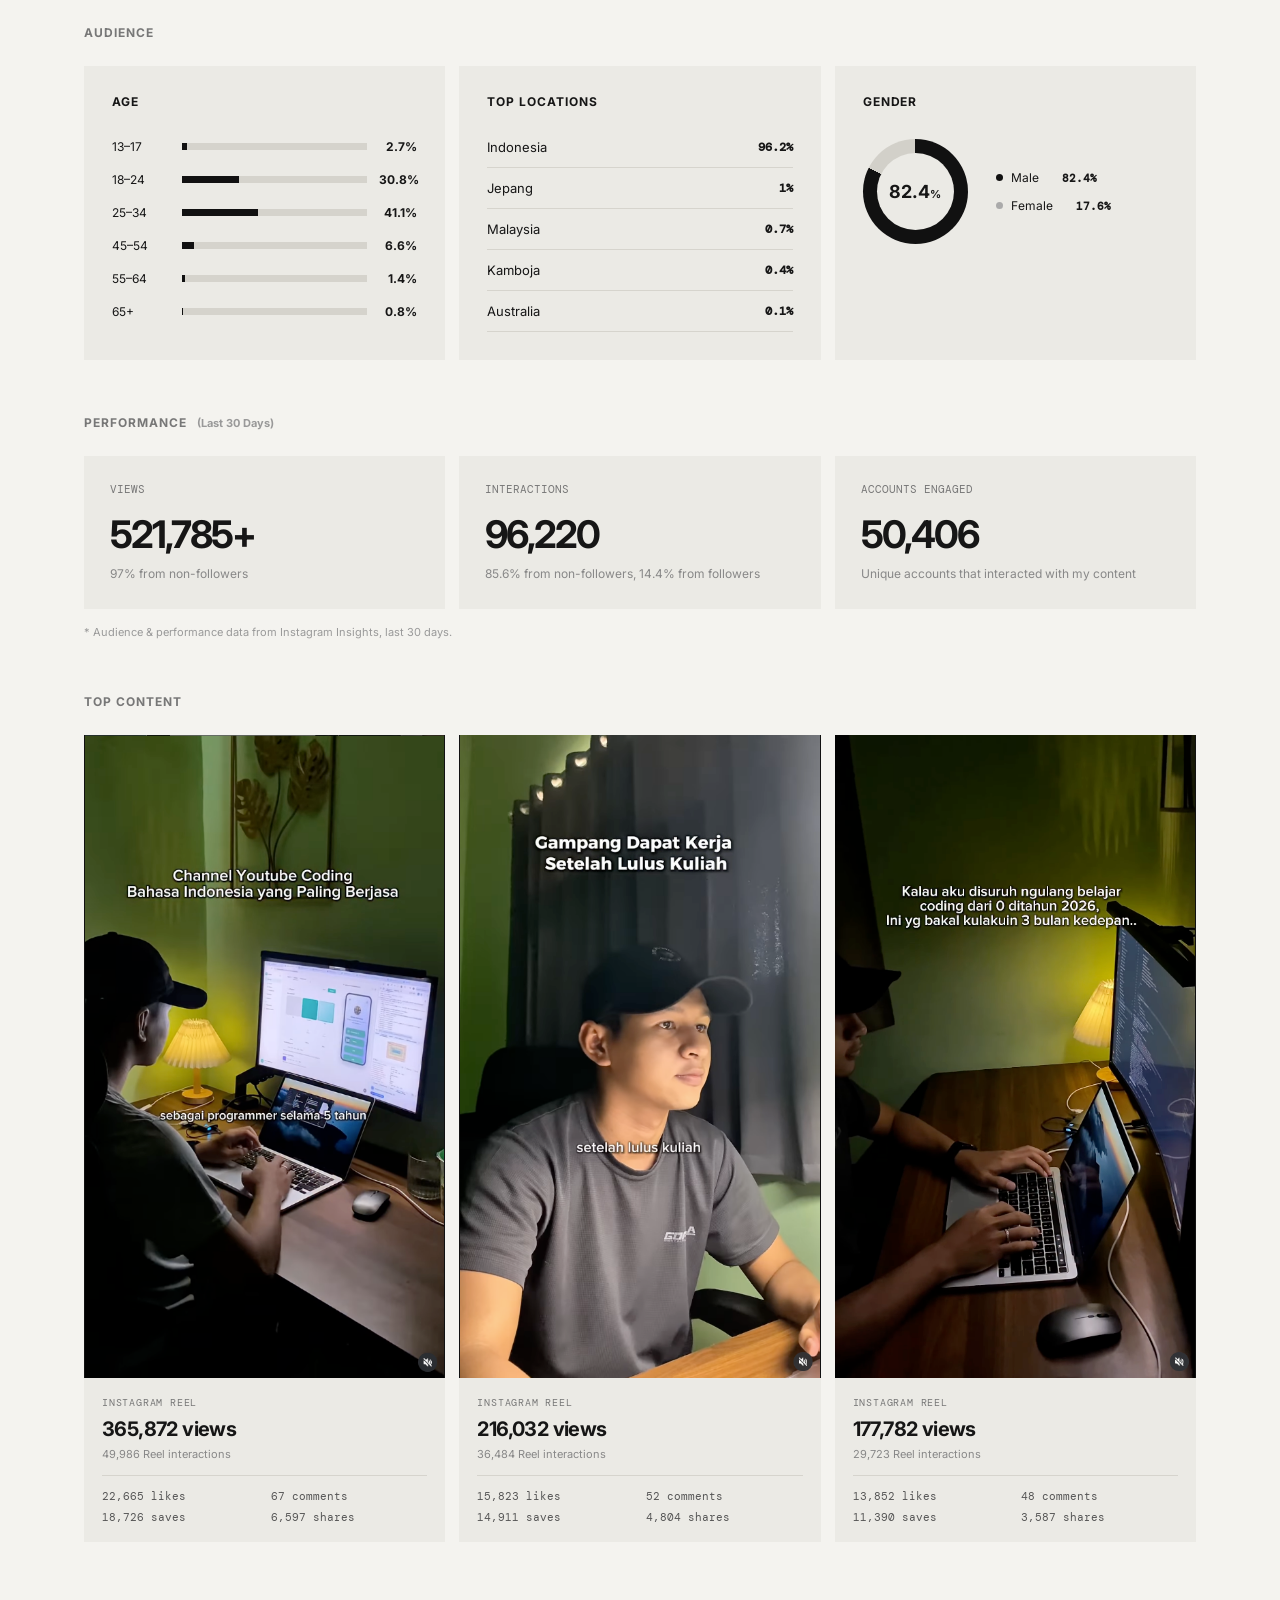
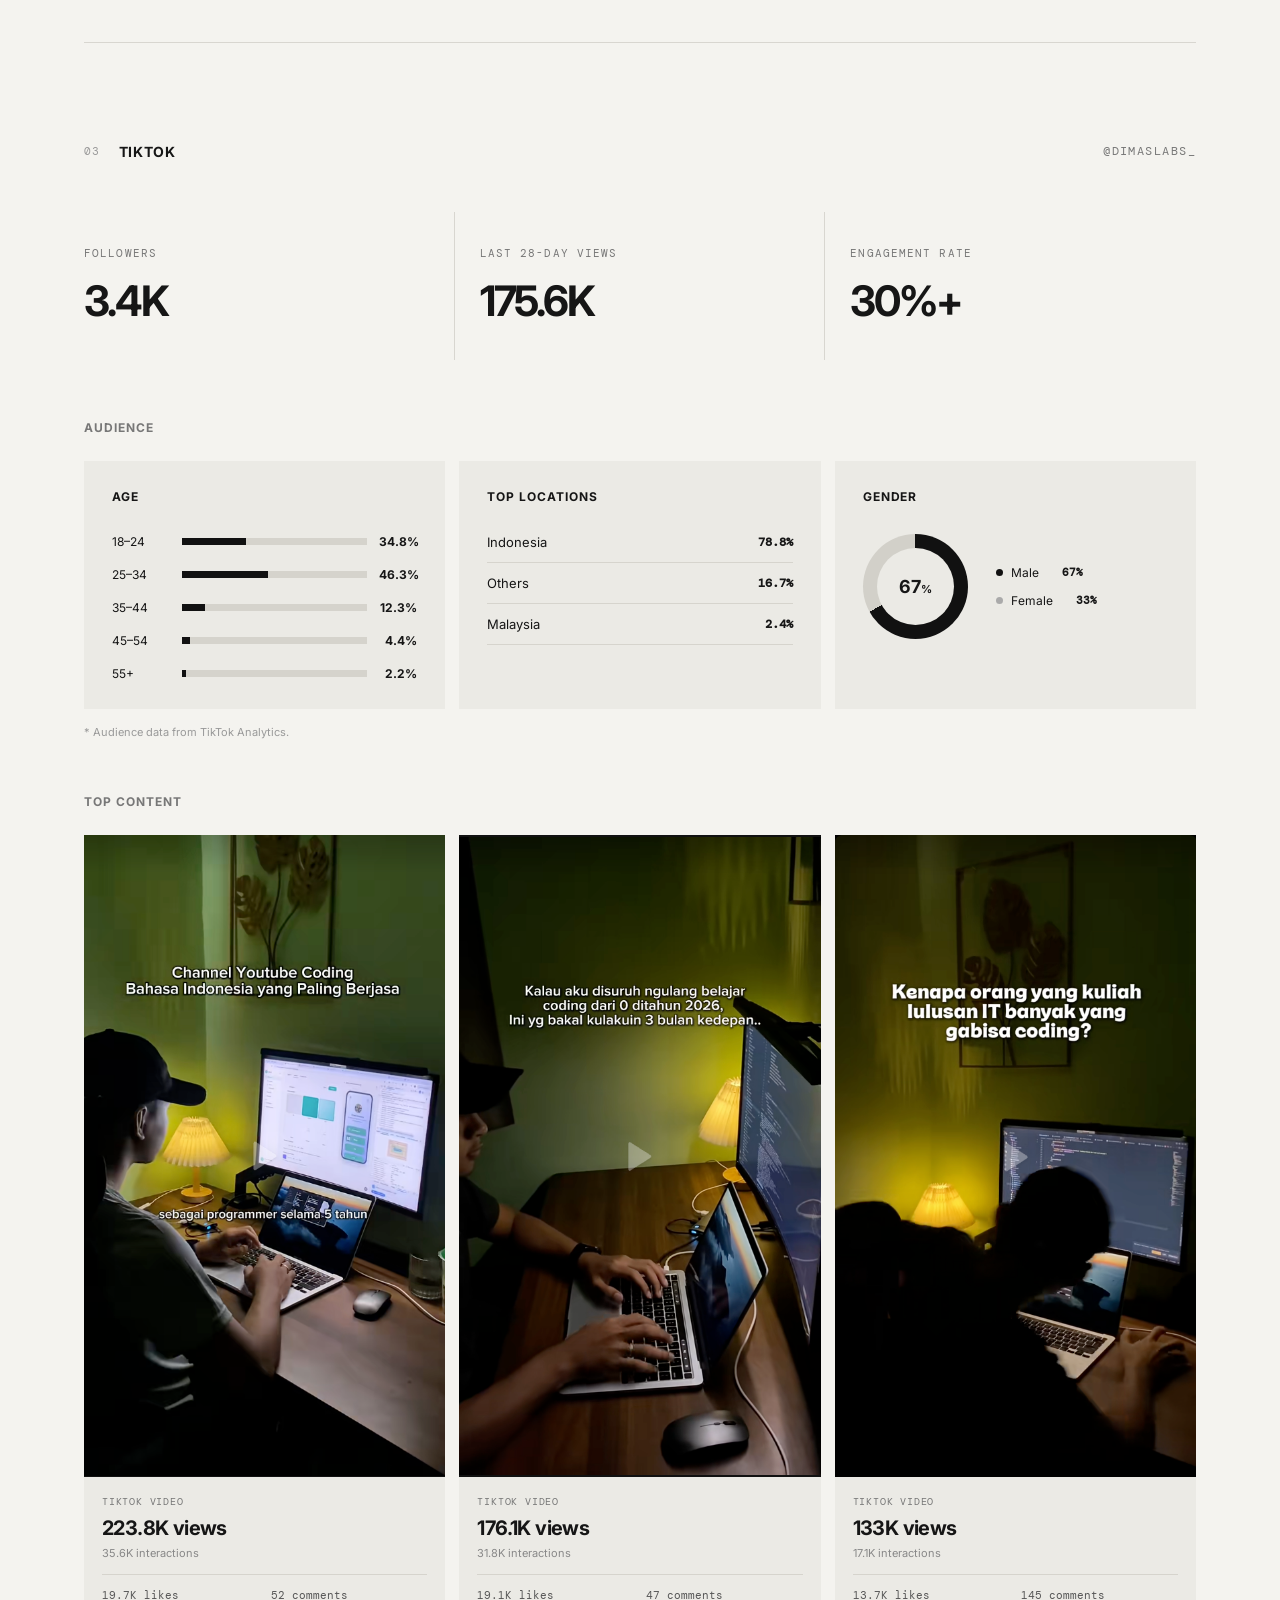
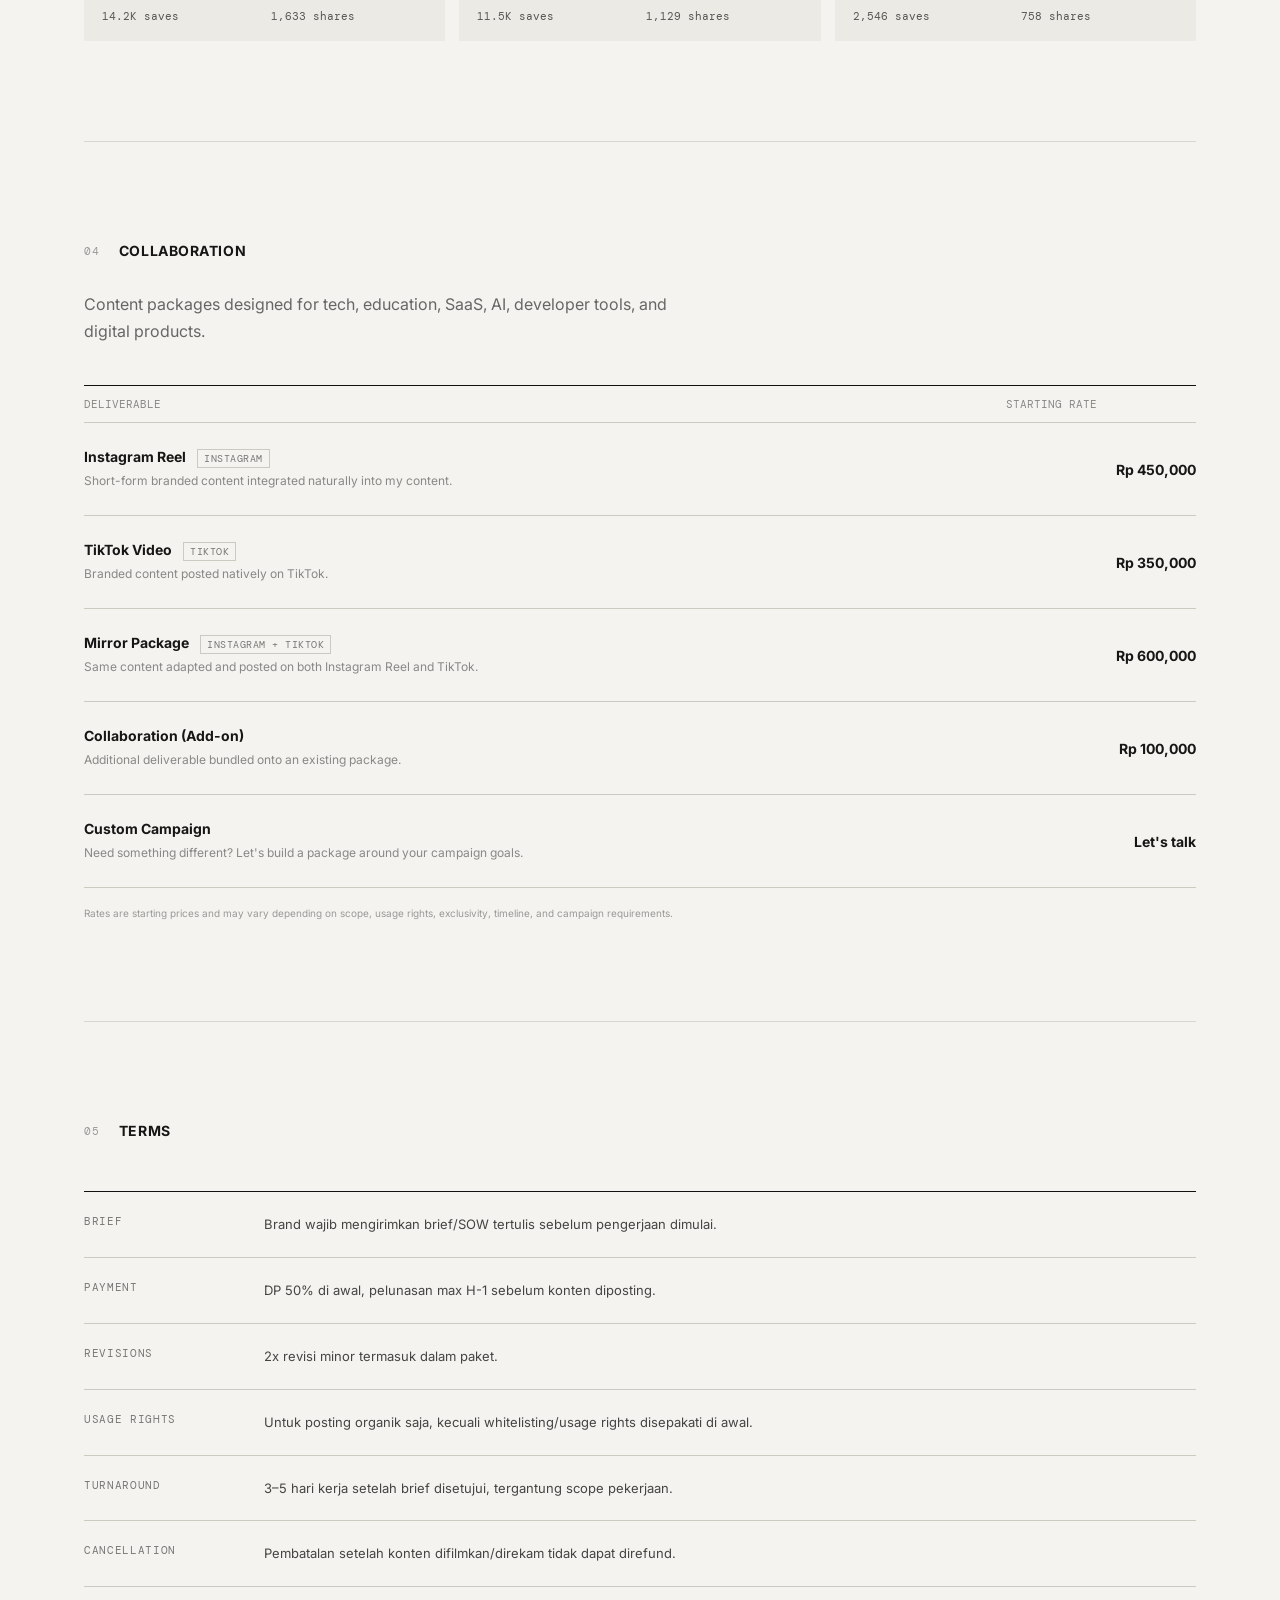
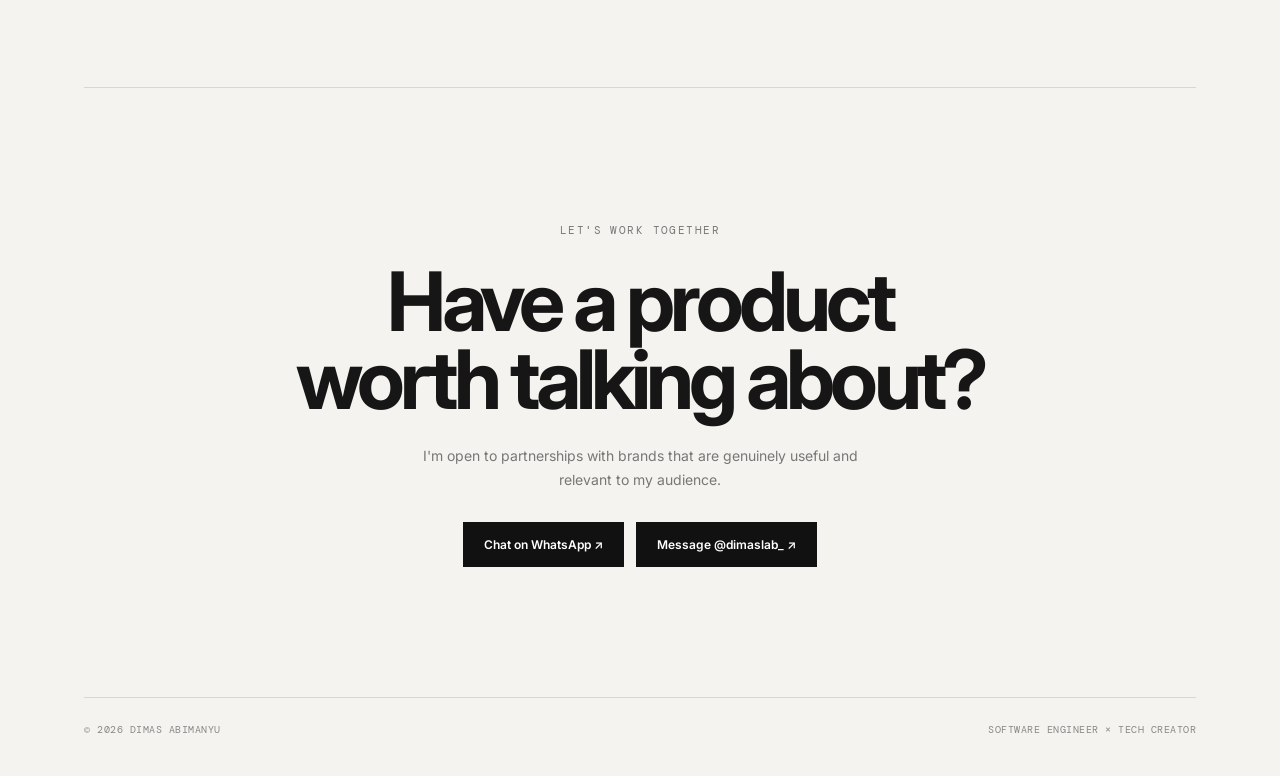
<file: media-kit/index.html>
<!doctype html>
<html lang="en">
  <head>
    <meta charset="UTF-8" />
    <meta name="viewport" content="width=device-width, initial-scale=1.0" />
    <meta
      name="description"
      content="Dimas Abimanyu — Software Engineer & Tech Creator Media Kit"
    />
    <title>Dimas Abimanyu — Media Kit</title>
    <link rel="preconnect" href="https://fonts.googleapis.com" />
    <link rel="preconnect" href="https://fonts.gstatic.com" crossorigin />
    <link
      href="https://fonts.googleapis.com/css2?family=DM+Mono:wght@400;500&family=Inter:wght@400;500;600;700;800&display=swap"
      rel="stylesheet"
    />
    <link rel="stylesheet" href="/media-kit/style.css" />
    <link
      rel="icon"
      type="image/png"
      href="/favicon/favicon-96x96.png"
      sizes="96x96"
    />
    <link rel="icon" type="image/svg+xml" href="/favicon/favicon.svg" />
    <link rel="shortcut icon" href="/favicon/favicon.ico" />
    <link
      rel="apple-touch-icon"
      sizes="180x180"
      href="/favicon/apple-touch-icon.png"
    />
    <link rel="manifest" href="/favicon/site.webmanifest" />
  </head>
  <body>
    <div class="page-shell">
      <nav class="nav">
        <a class="brand" href="#">dimaslab<span>_</span></a>
        <div class="nav-actions">
          <span class="updated">Updated · Aug 2026</span>
          <a
            class="btn btn-dark"
            href="https://wa.me/6283826219440?text=Hi%20Dimas%2C%20I%27d%20like%20to%20discuss%20a%20collaboration%20%E2%80%94%20I%20saw%20your%20rate%20card."
            target="_blank"
            rel="noopener"
          >
            <svg width="14" height="14" viewBox="0 0 24 24" fill="currentColor">
              <path
                d="M12.04 2C6.58 2 2.13 6.45 2.13 11.91c0 1.72.45 3.4 1.3 4.87L2.05 22l5.36-1.4a9.9 9.9 0 0 0 4.63 1.18h.01c5.46 0 9.91-4.45 9.91-9.91 0-2.65-1.03-5.14-2.9-7.01A9.82 9.82 0 0 0 12.04 2zm5.8 14.11c-.24.68-1.4 1.3-1.93 1.38-.5.08-1.13.11-1.82-.11a16.6 16.6 0 0 1-1.65-.61c-2.9-1.25-4.79-4.17-4.94-4.36-.14-.2-1.18-1.57-1.18-3 0-1.42.75-2.12 1.01-2.41.27-.29.58-.36.78-.36l.55.01c.18.01.42-.07.65.5.24.58.81 2 .88 2.14.07.15.12.32.02.51-.09.19-.14.31-.28.48-.14.16-.29.36-.42.48-.14.14-.28.28-.12.55.16.28.71 1.18 1.53 1.91 1.05.94 1.94 1.24 2.21 1.38.28.14.44.12.6-.07.16-.19.68-.8.87-1.07.18-.28.36-.23.6-.14.24.09 1.55.73 1.82.87.27.14.44.2.51.32.07.11.07.65-.17 1.33z"
              />
            </svg>
            Chat on WhatsApp
          </a>
        </div>
      </nav>

      <main>
        <section class="hero section">
          <div class="hero-copy">
            <div class="eyebrow">MEDIA KIT · 2026</div>
            <h1>Dimas<br /><span>Abimanyu</span></h1>
            <p class="hero-title">Software Engineer <b>×</b> Tech Creator</p>
            <p class="hero-description">
              I create practical and relatable content around programming,
              software engineering, AI, and building a career in tech.
            </p>

            <div class="hero-links">
              <a
                href="https://www.instagram.com/dimaslab_/"
                target="_blank"
                rel="noopener"
              >
                <svg
                  width="14"
                  height="14"
                  viewBox="0 0 24 24"
                  fill="none"
                  stroke="currentColor"
                  stroke-width="2"
                >
                  <rect x="2" y="2" width="20" height="20" rx="5" />
                  <path d="M16 11.37A4 4 0 1 1 12.63 8 4 4 0 0 1 16 11.37z" />
                  <line x1="17.5" y1="6.5" x2="17.51" y2="6.5" />
                </svg>
                @dimaslab_ ↗
              </a>
              <a
                href="https://www.tiktok.com/@dimaslabs_"
                target="_blank"
                rel="noopener"
              >
                <svg
                  width="14"
                  height="14"
                  viewBox="0 0 24 24"
                  fill="currentColor"
                >
                  <path
                    d="M16.6 5.82s.51.5 0 0A4.278 4.278 0 0 1 15.54 3h-3.09v12.4a2.592 2.592 0 0 1-2.59 2.5c-1.42 0-2.6-1.16-2.6-2.6 0-1.72 1.66-3.01 3.37-2.48V9.66c-3.45-.46-6.47 2.22-6.47 5.64 0 3.33 2.76 5.7 5.69 5.7 3.14 0 5.69-2.55 5.69-5.7V9.01a7.35 7.35 0 0 0 4.31 1.38V7.3s-1.88.09-3.25-1.48z"
                  />
                </svg>
                @dimaslabs_ ↗
              </a>
              <a href="#contact">Work with me ↓</a>
            </div>
          </div>
          <div class="hero-visual">
            <div class="portrait-frame">
              <img
                src="/media-kit/assets/profile.JPG"
                alt="Dimas Abimanyu portrait"
              />
              <div class="portrait-label">TECH / CREATOR</div>
            </div>
          </div>
        </section>

        <section class="section about">
          <div class="section-heading">
            <span class="section-number">01</span>
            <h2>About</h2>
          </div>
          <div class="about-grid">
            <div>
              <p class="large-copy">
                Hi, I'm Dimas. A Software Engineer and Tech Content Creator
                sharing content about programming, software engineering, AI, and
                the journey of building a career in tech.
              </p>
            </div>
            <div>
              <p>
                I collaborate with brands and products that align with my
                audience and interests, creating authentic and engaging content
                that educates, informs, and drives awareness.
              </p>
            </div>
          </div>
        </section>

        <section class="section platform-section" id="instagram">
          <div class="section-heading">
            <span class="section-number">02</span>
            <h2>Instagram</h2>
            <span class="section-meta">@dimaslab_</span>
          </div>

          <div class="stats-mini">
            <div class="stat">
              <span class="stat-label">Followers</span>
              <strong>5K+</strong>
            </div>
            <div class="stat">
              <span class="stat-label">Last 30-Day Views</span>
              <strong>521K+</strong>
            </div>
            <div class="stat">
              <span class="stat-label"
                >Engagement Rate (Median likes / followers)</span
              >
              <strong>94.75%</strong>
            </div>
          </div>

          <h3 class="sub-heading">Audience</h3>
          <div class="audience-grid">
            <div class="panel">
              <h3>Age</h3>
              <div class="bars">
                <div class="bar-row">
                  <span>13–17</span>
                  <div class="bar"><i style="width: 2.7%"></i></div>
                  <b>2.7%</b>
                </div>
                <div class="bar-row">
                  <span>18–24</span>
                  <div class="bar"><i style="width: 30.8%"></i></div>
                  <b>30.8%</b>
                </div>
                <div class="bar-row">
                  <span>25–34</span>
                  <div class="bar"><i style="width: 41.1%"></i></div>
                  <b>41.1%</b>
                </div>
                <div class="bar-row">
                  <span>45–54</span>
                  <div class="bar"><i style="width: 6.6%"></i></div>
                  <b>6.6%</b>
                </div>
                <div class="bar-row">
                  <span>55–64</span>
                  <div class="bar"><i style="width: 1.4%"></i></div>
                  <b>1.4%</b>
                </div>
                <div class="bar-row">
                  <span>65+</span>
                  <div class="bar"><i style="width: 0.8%"></i></div>
                  <b>0.8%</b>
                </div>
              </div>
            </div>
            <div class="panel">
              <h3>Top Locations</h3>
              <div class="location-list">
                <div><span>Indonesia</span><b>96.2%</b></div>
                <div><span>Jepang</span><b>1%</b></div>
                <div><span>Malaysia</span><b>0.7%</b></div>
                <div><span>Kamboja</span><b>0.4%</b></div>
                <div><span>Australia</span><b>0.1%</b></div>
              </div>
            </div>
            <div class="panel">
              <h3>Gender</h3>
              <div class="gender">
                <div class="gender-ring">
                  <span>82.4<small>%</small></span>
                </div>
                <div>
                  <div><span class="dot"></span>Male <b>82.4%</b></div>
                  <div>
                    <span class="dot dot-alt"></span>Female <b>17.6%</b>
                  </div>
                </div>
              </div>
            </div>
          </div>

          <h3 class="sub-heading">Performance <small>(Last 30 Days)</small></h3>

          <div class="performance-top">
            <div class="performance-big">
              <span>Views</span><strong>521,785+</strong>
              <small>97% from non-followers</small>
            </div>
            <div class="performance-big">
              <span>Interactions</span><strong>96,220</strong>
              <small>85.6% from non-followers, 14.4% from followers</small>
            </div>
            <div class="performance-big">
              <span>Accounts Engaged</span><strong>50,406</strong>
              <small>Unique accounts that interacted with my content</small>
            </div>
          </div>

          <p class="placeholder-note">
            * Audience & performance data from Instagram Insights, last 30 days.
          </p>

          <h3 class="sub-heading">Top Content</h3>
          <div class="content-grid">
            <a
              class="content-card main-card"
              href="https://www.instagram.com/reel/DZdB2xdgpAP/"
              target="_blank"
              rel="noopener"
            >
              <img
                src="/media-kit/assets/top-content-1.png"
                alt="Top performing Instagram Reel thumbnail"
              />
              <div class="content-info">
                <span>INSTAGRAM REEL</span>
                <strong>365,872 views</strong>
                <small>49,986 Reel interactions</small>
                <div class="content-metrics">
                  <span>22,665 likes</span><span>67 comments</span
                  ><span>18,726 saves</span><span>6,597 shares</span>
                </div>
              </div>
            </a>
            <a
              class="content-card"
              href="https://www.instagram.com/reel/DbySvRJAPiu/"
              target="_blank"
              rel="noopener"
            >
              <img
                src="/media-kit/assets/top-content-2.png"
                alt="Top performing Instagram Reel thumbnail"
              />
              <div class="content-info">
                <span>INSTAGRAM REEL</span>
                <strong>216,032 views</strong>
                <small>36,484 Reel interactions</small>
                <div class="content-metrics">
                  <span>15,823 likes</span><span>52 comments</span
                  ><span>14,911 saves</span><span>4,804 shares</span>
                </div>
              </div>
            </a>
            <a
              class="content-card"
              href="https://www.instagram.com/reel/DZSnmPLAv0V/"
              target="_blank"
              rel="noopener"
            >
              <img
                src="/media-kit/assets/top-content-3.png"
                alt="Top performing Instagram Reel thumbnail"
              />
              <div class="content-info">
                <span>INSTAGRAM REEL</span>
                <strong>177,782 views</strong>
                <small>29,723 Reel interactions</small>
                <div class="content-metrics">
                  <span>13,852 likes</span><span>48 comments</span
                  ><span>11,390 saves</span><span>3,587 shares</span>
                </div>
              </div>
            </a>
          </div>
        </section>

        <section class="section platform-section" id="tiktok">
          <div class="section-heading">
            <span class="section-number">03</span>
            <h2>TikTok</h2>
            <span class="section-meta">@dimaslabs_</span>
          </div>

          <div class="stats-mini">
            <div class="stat">
              <span class="stat-label">Followers</span>
              <strong>3.4K</strong>
            </div>
            <div class="stat">
              <span class="stat-label">Last 28-Day Views</span>
              <strong>175.6K</strong>
            </div>
            <div class="stat">
              <span class="stat-label">Engagement Rate</span>
              <strong>30%+</strong>
            </div>
          </div>

          <h3 class="sub-heading">Audience</h3>
          <div class="audience-grid">
            <div class="panel">
              <h3>Age</h3>
              <div class="bars">
                <div class="bar-row">
                  <span>18–24</span>
                  <div class="bar"><i style="width: 34.8%"></i></div>
                  <b>34.8%</b>
                </div>
                <div class="bar-row">
                  <span>25–34</span>
                  <div class="bar"><i style="width: 46.3%"></i></div>
                  <b>46.3%</b>
                </div>
                <div class="bar-row">
                  <span>35–44</span>
                  <div class="bar"><i style="width: 12.3%"></i></div>
                  <b>12.3%</b>
                </div>
                <div class="bar-row">
                  <span>45–54</span>
                  <div class="bar"><i style="width: 4.4%"></i></div>
                  <b>4.4%</b>
                </div>
                <div class="bar-row">
                  <span>55+</span>
                  <div class="bar"><i style="width: 2.2%"></i></div>
                  <b>2.2%</b>
                </div>
              </div>
            </div>
            <div class="panel">
              <h3>Top Locations</h3>
              <div class="location-list">
                <div><span>Indonesia</span><b>78.8%</b></div>
                <div><span>Others</span><b>16.7%</b></div>
                <div><span>Malaysia</span><b>2.4%</b></div>
              </div>
            </div>
            <div class="panel">
              <h3>Gender</h3>
              <div class="gender">
                <div
                  class="gender-ring"
                  style="background: conic-gradient(#111 0 67%, #d2d0c9 33%)"
                >
                  <span>67<small>%</small></span>
                </div>
                <div>
                  <div><span class="dot"></span>Male <b>67%</b></div>
                  <div><span class="dot dot-alt"></span>Female <b>33%</b></div>
                </div>
              </div>
            </div>
          </div>
          <p class="placeholder-note">* Audience data from TikTok Analytics.</p>

          <h3 class="sub-heading">Top Content</h3>
          <div class="content-grid">
            <a
              class="content-card main-card"
              href="https://www.tiktok.com/@dimaslabs_/video/7650191846638947605"
              target="_blank"
              rel="noopener"
            >
              <img
                src="/media-kit/assets/tiktok-top-1.png"
                alt="Top performing TikTok video thumbnail"
              />
              <div class="content-info">
                <span>TIKTOK VIDEO</span>
                <strong>223.8K views</strong>
                <small>35.6K interactions</small>
                <div class="content-metrics">
                  <span>19.7K likes</span><span>52 comments</span
                  ><span>14.2K saves</span><span>1,633 shares</span>
                </div>
              </div>
            </a>
            <a
              class="content-card"
              href="https://www.tiktok.com/@dimaslabs_/video/7648687807321476373"
              target="_blank"
              rel="noopener"
            >
              <img
                src="/media-kit/assets/tiktok-top-2.png"
                alt="Top performing TikTok video thumbnail"
              />
              <div class="content-info">
                <span>TIKTOK VIDEO</span>
                <strong>176.1K views</strong>
                <small>31.8K interactions</small>
                <div class="content-metrics">
                  <span>19.1K likes</span><span>47 comments</span
                  ><span>11.5K saves</span><span>1,129 shares</span>
                </div>
              </div>
            </a>
            <a
              class="content-card"
              href="https://www.tiktok.com/@dimaslabs_/video/7640539017171307797"
              target="_blank"
              rel="noopener"
            >
              <img
                src="/media-kit/assets/tiktok-top-3.png"
                alt="Top performing TikTok video thumbnail"
              />
              <div class="content-info">
                <span>TIKTOK VIDEO</span>
                <strong>133K views</strong>
                <small>17.1K interactions</small>
                <div class="content-metrics">
                  <span>13.7K likes</span><span>145 comments</span
                  ><span>2,546 saves</span><span>758 shares</span>
                </div>
              </div>
            </a>
          </div>
        </section>

        <section class="section collaboration">
          <div class="section-heading">
            <span class="section-number">04</span>
            <h2>Collaboration</h2>
          </div>
          <p class="collab-intro">
            Content packages designed for tech, education, SaaS, AI, developer
            tools, and digital products.
          </p>
          <div class="rate-table">
            <div class="rate-row rate-head">
              <span>Deliverable</span><span>Starting Rate</span>
            </div>
            <div class="rate-row">
              <div>
                <strong
                  >Instagram Reel
                  <em class="platform-tag">Instagram</em></strong
                ><small
                  >Short-form branded content integrated naturally into my
                  content.</small
                >
              </div>
              <b>Rp 450,000</b>
            </div>
            <!-- <div class="rate-row">
              <div>
                <strong
                  >Instagram Story
                  <em class="platform-tag">Instagram</em></strong
                ><small
                  >Brand mention, product integration, or campaign
                  support.</small
                >
              </div>
              <b>Rp 100,000</b>
            </div> -->
            <!-- <div class="rate-row">
              <div>
                <strong
                  >Reel + Story <em class="platform-tag">Instagram</em></strong
                ><small
                  >Combined content package for stronger campaign
                  coverage.</small
                >
              </div>
              <b>Rp 550,000</b>
            </div> -->
            <div class="rate-row">
              <div>
                <strong
                  >TikTok Video
                  <em class="platform-tag tiktok">TikTok</em></strong
                ><small>Branded content posted natively on TikTok.</small>
              </div>
              <b>Rp 350,000</b>
            </div>
            <div class="rate-row">
              <div>
                <strong
                  >Mirror Package
                  <em class="platform-tag both">Instagram + TikTok</em></strong
                ><small
                  >Same content adapted and posted on both Instagram Reel and
                  TikTok.</small
                >
              </div>
              <b>Rp 600,000</b>
            </div>
            <div class="rate-row">
              <div>
                <strong>Collaboration (Add-on)</strong
                ><small
                  >Additional deliverable bundled onto an existing
                  package.</small
                >
              </div>
              <b>Rp 100,000</b>
            </div>
            <div class="rate-row">
              <div>
                <strong>Custom Campaign</strong
                ><small
                  >Need something different? Let's build a package around your
                  campaign goals.</small
                >
              </div>
              <b>Let's talk</b>
            </div>
          </div>
          <div class="rate-footnote">
            Rates are starting prices and may vary depending on scope, usage
            rights, exclusivity, timeline, and campaign requirements.
          </div>
        </section>

        <section class="section terms">
          <div class="section-heading">
            <span class="section-number">05</span>
            <h2>Terms</h2>
          </div>
          <div class="terms-list">
            <div class="terms-row">
              <span>Brief</span>
              <p>
                Brand wajib mengirimkan brief/SOW tertulis sebelum pengerjaan dimulai.
              </p>
            </div>
            <div class="terms-row">
              <span>Payment</span>
              <p>
                DP 50% di awal, pelunasan max H-1 sebelum konten diposting.
              </p>
            </div>
            <div class="terms-row">
              <span>Revisions</span>
              <p>
                2x revisi minor termasuk dalam paket.
              </p>
            </div>
            <div class="terms-row">
              <span>Usage Rights</span>
              <p>
                Untuk posting organik saja, kecuali whitelisting/usage rights disepakati di awal.
              </p>
            </div>
            <div class="terms-row">
              <span>Turnaround</span>
              <p>
                3–5 hari kerja setelah brief disetujui, tergantung scope pekerjaan.
              </p>
            </div>
            <div class="terms-row">
              <span>Cancellation</span>
              <p>
                Pembatalan setelah konten difilmkan/direkam tidak dapat direfund.
              </p>
            </div>
          </div>
        </section>

        <section class="section contact" id="contact">
          <div class="contact-inner">
            <span class="eyebrow">LET'S WORK TOGETHER</span>
            <h2>Have a product<br />worth talking about?</h2>
            <p>
              I'm open to partnerships with brands that are genuinely useful and
              relevant to my audience.
            </p>
            <div class="contact-btns">
              <a
                class="contact-btn"
                href="https://wa.me/6283826219440?text=Hi%20Dimas%2C%20I%27d%20like%20to%20discuss%20a%20collaboration%20%E2%80%94%20I%20saw%20your%20rate%20card."
                target="_blank"
                rel="noopener"
                >Chat on WhatsApp ↗</a
              >
              <a
                class="contact-btn contact-btn-outline"
                href="https://www.instagram.com/dimaslab_/"
                target="_blank"
                rel="noopener"
                >Message @dimaslab_ ↗</a
              >
            </div>
          </div>
        </section>
      </main>

      <footer>
        <span>© 2026 Dimas Abimanyu</span>
        <span>Software Engineer × Tech Creator</span>
      </footer>
    </div>
    <script src="/media-kit/script.js"></script>
  </body>
</html>
</file>
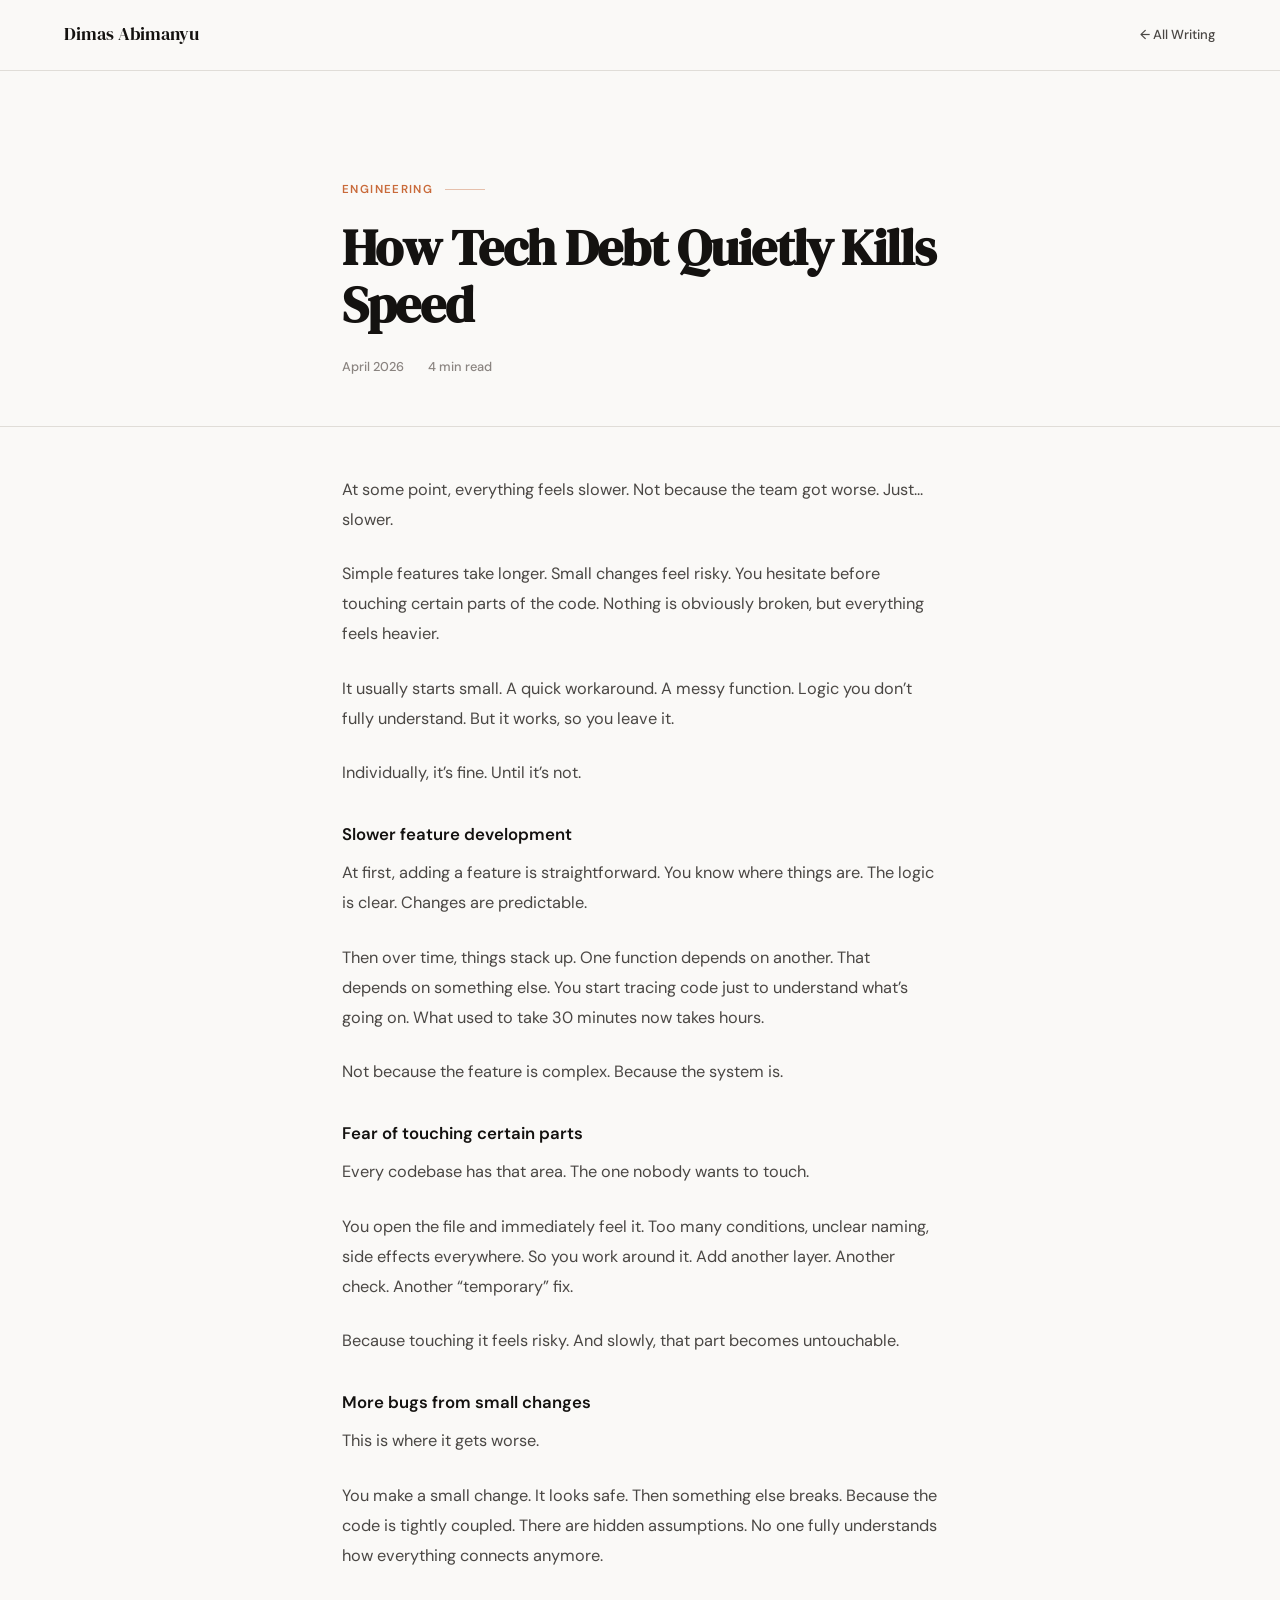
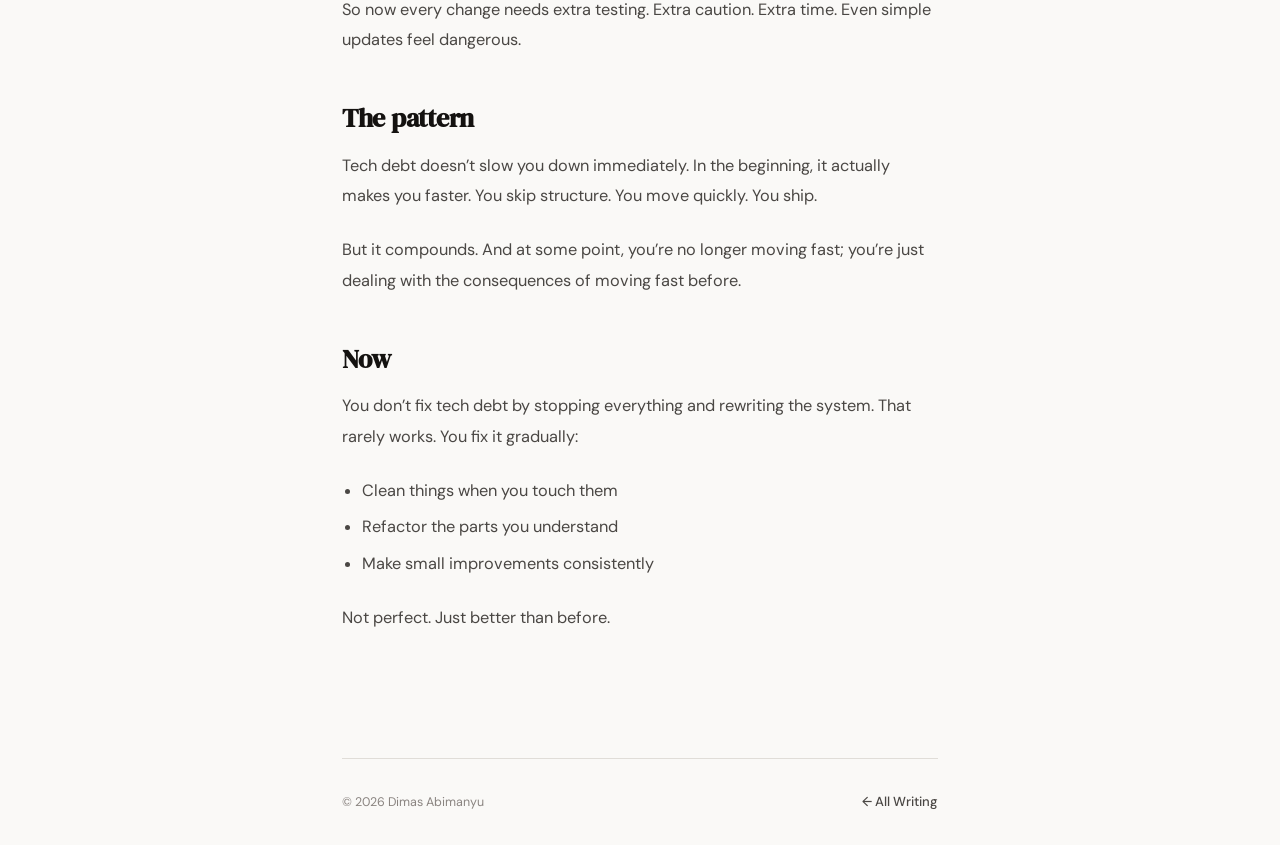
<file: articles/how-tech-debt-quietly-kills-speed/index.html>
<!doctype html>
<html lang="en">
  <head>
    <meta charset="UTF-8" />
    <meta name="viewport" content="width=device-width, initial-scale=1.0" />
    <title>How Tech Debt Quietly Kills Speed — Dimas Abimanyu</title>
    <link rel="preconnect" href="https://fonts.googleapis.com" />
    <link rel="preconnect" href="https://fonts.gstatic.com" crossorigin />
    <link
      href="https://fonts.googleapis.com/css2?family=DM+Serif+Display:ital@0;1&family=DM+Sans:ital,opsz,wght@0,9..40,300;0,9..40,400;0,9..40,500;1,9..40,300&display=swap"
      rel="stylesheet"
    />
    <style>
      *,
      *::before,
      *::after {
        box-sizing: border-box;
        margin: 0;
        padding: 0;
      }
      :root {
        --ink: #141210;
        --ink-muted: #4a4744;
        --ink-faint: #8a8480;
        --paper: #faf9f7;
        --paper-warm: #f2f0ec;
        --accent: #c96a3a;
        --accent-light: #f5ede7;
        --border: #e0ddd8;
        --font-display: "DM Serif Display", Georgia, serif;
        --font-body: "DM Sans", system-ui, sans-serif;
        --max-w: 660px;
        --gap: clamp(2.5rem, 6vw, 5rem);
      }
      html {
        scroll-behavior: smooth;
      }
      body {
        background: var(--paper);
        color: var(--ink);
        font-family: var(--font-body);
        font-size: 1rem;
        line-height: 1.7;
        font-weight: 400;
        -webkit-font-smoothing: antialiased;
      }
      ::-webkit-scrollbar {
        width: 4px;
      }
      ::-webkit-scrollbar-track {
        background: var(--paper);
      }
      ::-webkit-scrollbar-thumb {
        background: var(--ink-faint);
        border-radius: 2px;
      }

      /* NAV */
      nav {
        top: 0;
        left: 0;
        right: 0;
        z-index: 100;
        display: flex;
        align-items: center;
        justify-content: space-between;
        padding: 1.25rem clamp(1.5rem, 6vw, 4rem);
        background: rgba(250, 249, 247, 0.92);
        backdrop-filter: blur(12px);
        border-bottom: 1px solid var(--border);
      }
      .nav-logo {
        font-family: var(--font-display);
        font-size: 1.1rem;
        color: var(--ink);
        text-decoration: none;
      }
      .nav-back {
        font-size: 0.82rem;
        font-weight: 500;
        color: var(--ink-muted);
        text-decoration: none;
        display: flex;
        align-items: center;
        gap: 0.4rem;
        transition: color 0.2s;
      }
      .nav-back:hover {
        color: var(--accent);
      }

      .container {
        max-width: var(--max-w);
        margin: 0 auto;
        padding: 0 clamp(1.5rem, 6vw, 2rem);
      }

      /* ARTICLE HEADER */
      .article-header {
        padding-top: calc(var(--gap) + 2rem);
        padding-bottom: 3rem;
        border-bottom: 1px solid var(--border);
      }
      .article-tag {
        font-size: 0.72rem;
        font-weight: 600;
        letter-spacing: 0.12em;
        text-transform: uppercase;
        color: var(--accent);
        margin-bottom: 1.25rem;
        display: flex;
        align-items: center;
        gap: 0.75rem;
      }
      .article-tag::after {
        content: "";
        display: block;
        height: 1px;
        width: 40px;
        background: var(--accent);
        opacity: 0.4;
      }
      .article-title {
        font-family: var(--font-display);
        font-size: clamp(2rem, 6vw, 3.2rem);
        line-height: 1.1;
        letter-spacing: -0.02em;
        color: var(--ink);
        margin-bottom: 1.5rem;
      }
      .article-meta {
        display: flex;
        gap: 1.5rem;
        font-size: 0.8rem;
        color: var(--ink-faint);
        font-weight: 500;
      }
      .article-meta span {
        display: flex;
        align-items: center;
        gap: 0.35rem;
      }

      /* ARTICLE BODY */
      .article-body {
        padding: 3rem 0;
      }

      .article-body p {
        color: var(--ink-muted);
        font-size: 1.02rem;
        line-height: 1.85;
        margin-bottom: 1.5rem;
      }
      .article-body p:last-child {
        margin-bottom: 0;
      }

      .article-body h2 {
        font-family: var(--font-display);
        font-size: 1.65rem;
        line-height: 1.2;
        color: var(--ink);
        letter-spacing: -0.01em;
        margin: 3rem 0 1rem;
      }

      .article-body h3 {
        font-size: 1.05rem;
        font-weight: 600;
        color: var(--ink);
        margin: 2rem 0 0.6rem;
      }

      .article-body ul,
      .article-body ol {
        margin: 0 0 1.5rem 1.25rem;
        color: var(--ink-muted);
        font-size: 1.02rem;
        line-height: 1.85;
      }
      .article-body li {
        margin-bottom: 0.4rem;
      }

      .article-body blockquote {
        border-left: 3px solid var(--accent);
        margin: 2rem 0;
        padding: 1rem 1.5rem;
        background: var(--accent-light);
      }
      .article-body blockquote p {
        color: var(--ink);
        font-family: var(--font-display);
        font-style: italic;
        font-size: 1.1rem;
        line-height: 1.6;
        margin-bottom: 0;
      }

      .article-body code {
        font-family: "Courier New", monospace;
        font-size: 0.88rem;
        background: var(--paper-warm);
        border: 1px solid var(--border);
        padding: 0.1rem 0.4rem;
        border-radius: 2px;
        color: var(--ink);
      }

      .article-body pre {
        background: var(--ink);
        color: #f2f0ec;
        padding: 1.5rem;
        border-radius: 2px;
        overflow-x: auto;
        margin: 1.5rem 0;
        font-size: 0.88rem;
        line-height: 1.6;
      }
      .article-body pre code {
        background: none;
        border: none;
        padding: 0;
        color: inherit;
        font-size: inherit;
      }

      .article-body a {
        color: var(--accent);
        text-decoration: underline;
        text-decoration-thickness: 1px;
        text-underline-offset: 3px;
      }
      .article-body a:hover {
        text-decoration: none;
      }

      .article-body hr {
        border: none;
        border-top: 1px solid var(--border);
        margin: 3rem 0;
      }

      /* FOOTER */
      footer {
        padding: 2rem 0;
        display: flex;
        align-items: center;
        justify-content: space-between;
        border-top: 1px solid var(--border);
        margin-top: var(--gap);
      }
      .footer-copy {
        font-size: 0.78rem;
        color: var(--ink-faint);
      }
    </style>
  </head>
  <body>
    <nav>
      <a href="../../index.html" class="nav-logo">Dimas Abimanyu</a>
      <a href="../../blog.html" class="nav-back">← All Writing</a>
    </nav>

    <div class="article-header">
      <div class="container">
        <p class="article-tag">Engineering</p>
        <h1 class="article-title">How Tech Debt Quietly Kills Speed</h1>
        <div class="article-meta">
          <span>April 2026</span>
          <span>4 min read</span>
        </div>
      </div>
    </div>

    <div class="container">
      <article class="article-body">
        <p>
          At some point, everything feels slower. Not because the team got
          worse. Just… slower.
        </p>

        <p>
          Simple features take longer. Small changes feel risky. You hesitate
          before touching certain parts of the code. Nothing is obviously
          broken, but everything feels heavier.
        </p>

        <p>
          It usually starts small. A quick workaround. A messy function. Logic
          you don’t fully understand. But it works, so you leave it.
        </p>

        <p>Individually, it’s fine. Until it’s not.</p>

        <h3>Slower feature development</h3>
        <p>
          At first, adding a feature is straightforward. You know where things
          are. The logic is clear. Changes are predictable.
        </p>

        <p>
          Then over time, things stack up. One function depends on another. That
          depends on something else. You start tracing code just to understand
          what’s going on. What used to take 30 minutes now takes hours.
        </p>

        <p>Not because the feature is complex. Because the system is.</p>

        <h3>Fear of touching certain parts</h3>
        <p>Every codebase has that area. The one nobody wants to touch.</p>

        <p>
          You open the file and immediately feel it. Too many conditions,
          unclear naming, side effects everywhere. So you work around it. Add
          another layer. Another check. Another “temporary” fix.
        </p>

        <p>
          Because touching it feels risky. And slowly, that part becomes
          untouchable.
        </p>

        <h3>More bugs from small changes</h3>
        <p>This is where it gets worse.</p>

        <p>
          You make a small change. It looks safe. Then something else breaks.
          Because the code is tightly coupled. There are hidden assumptions. No
          one fully understands how everything connects anymore.
        </p>

        <p>
          So now every change needs extra testing. Extra caution. Extra time.
          Even simple updates feel dangerous.
        </p>

        <h2>The pattern</h2>
        <p>
          Tech debt doesn’t slow you down immediately. In the beginning, it
          actually makes you faster. You skip structure. You move quickly. You
          ship.
        </p>

        <p>
          But it compounds. And at some point, you’re no longer moving fast;
          you’re just dealing with the consequences of moving fast before.
        </p>

        <h2>Now</h2>
        <p>
          You don’t fix tech debt by stopping everything and rewriting the
          system. That rarely works. You fix it gradually:
        </p>

        <ul>
          <li>Clean things when you touch them</li>
          <li>Refactor the parts you understand</li>
          <li>Make small improvements consistently</li>
        </ul>

        <p>Not perfect. Just better than before.</p>
      </article>

      <footer>
        <span class="footer-copy">© 2026 Dimas Abimanyu</span>
        <a href="../../blog.html" class="nav-back">← All Writing</a>
      </footer>
    </div>
  </body>
</html>
</file>
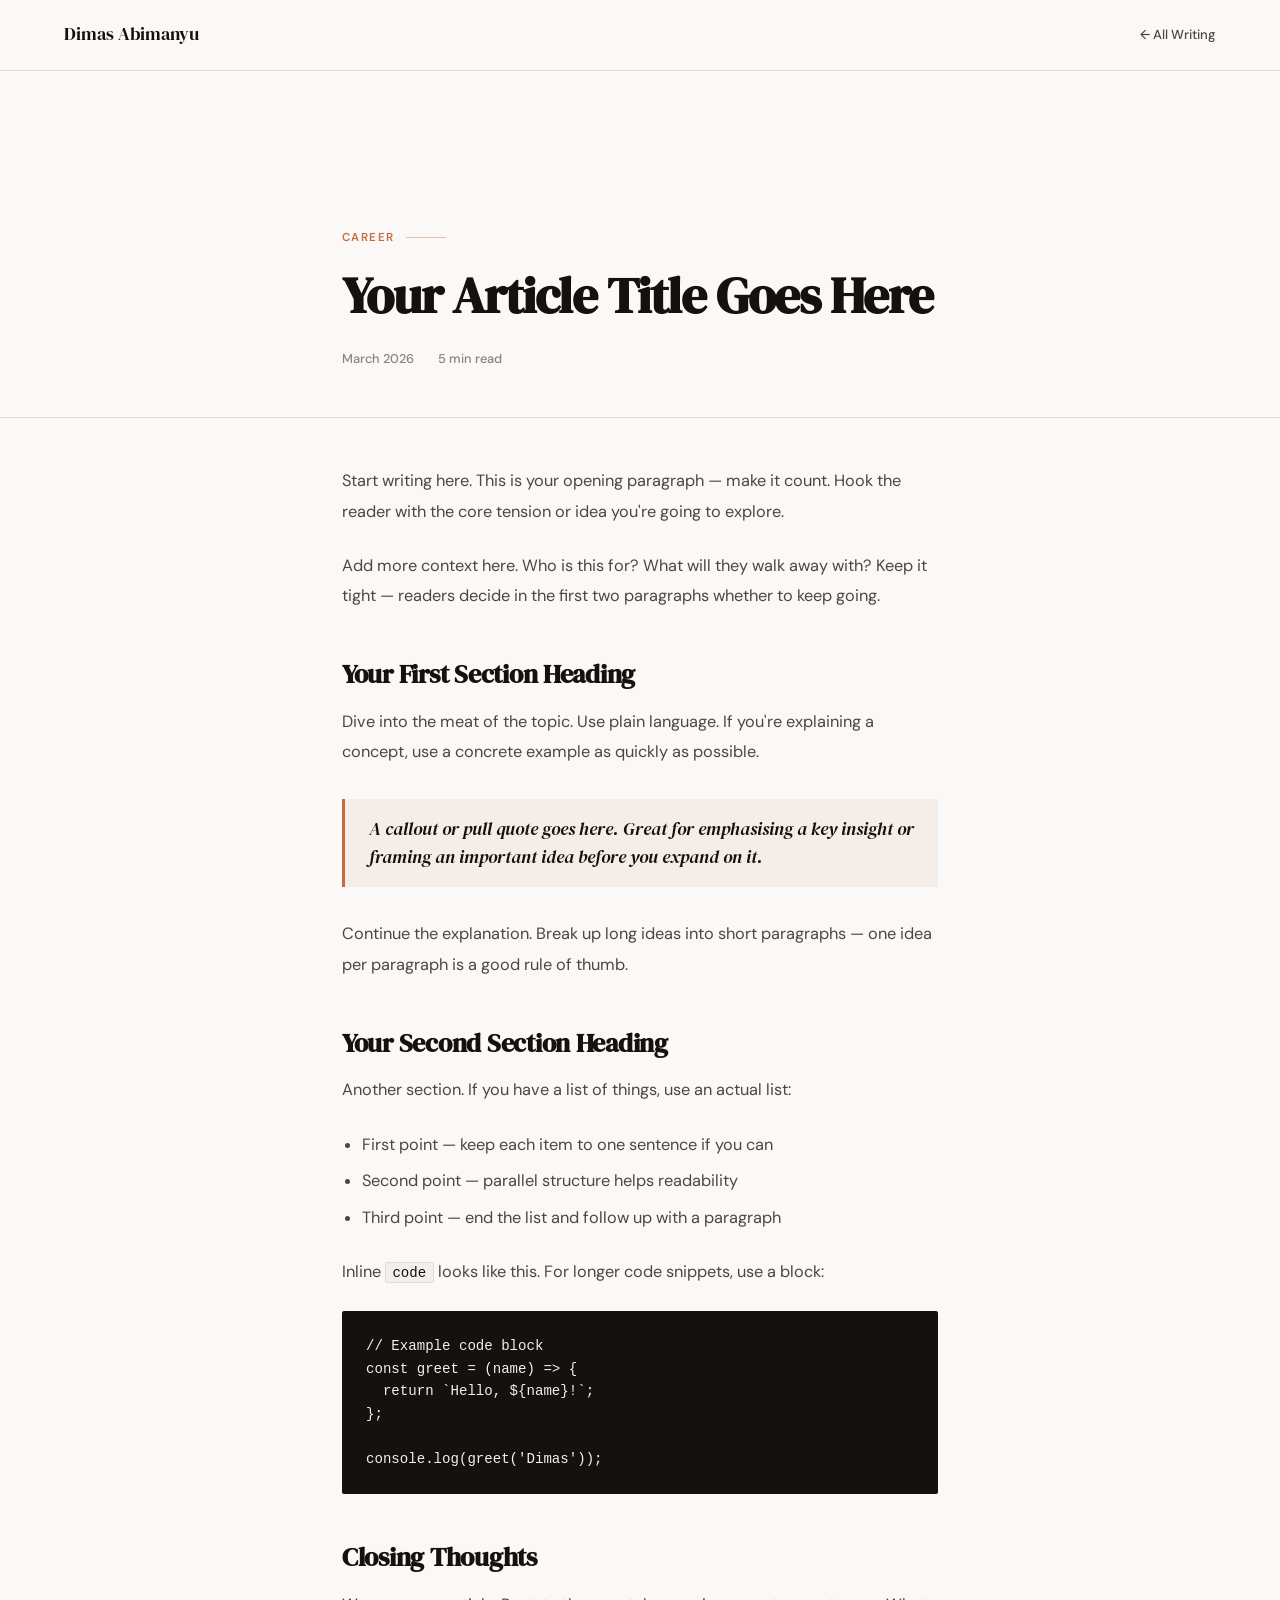
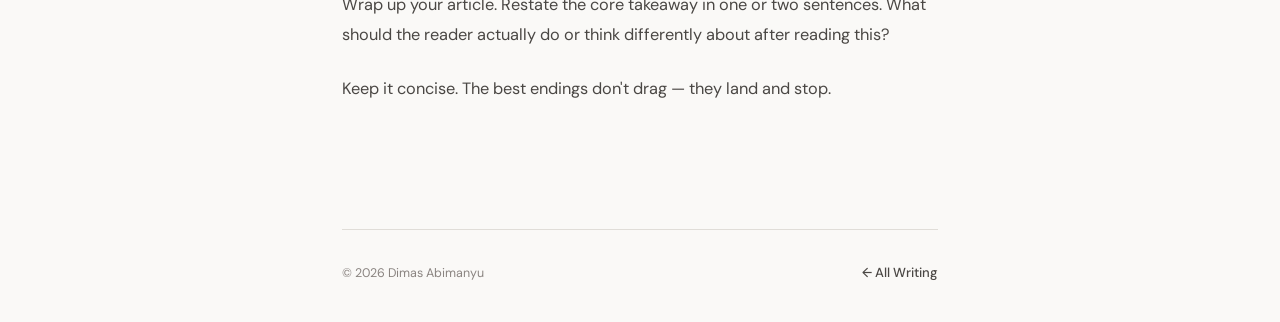
<file: articles/template/index.html>
<!doctype html>
<html lang="en">
  <head>
    <meta charset="UTF-8" />
    <meta name="viewport" content="width=device-width, initial-scale=1.0" />
    <!-- ✏️ UPDATE: page title -->
    <title>Article Title — Dimas Abimanyu</title>
    <link rel="preconnect" href="https://fonts.googleapis.com" />
    <link rel="preconnect" href="https://fonts.gstatic.com" crossorigin />
    <link
      href="https://fonts.googleapis.com/css2?family=DM+Serif+Display:ital@0;1&family=DM+Sans:ital,opsz,wght@0,9..40,300;0,9..40,400;0,9..40,500;1,9..40,300&display=swap"
      rel="stylesheet"
    />
    <style>
      *,
      *::before,
      *::after {
        box-sizing: border-box;
        margin: 0;
        padding: 0;
      }
      :root {
        --ink: #141210;
        --ink-muted: #4a4744;
        --ink-faint: #8a8480;
        --paper: #faf9f7;
        --paper-warm: #f2f0ec;
        --accent: #c96a3a;
        --accent-light: #f5ede7;
        --border: #e0ddd8;
        --font-display: "DM Serif Display", Georgia, serif;
        --font-body: "DM Sans", system-ui, sans-serif;
        --max-w: 660px;
        --gap: clamp(2.5rem, 6vw, 5rem);
      }
      html {
        scroll-behavior: smooth;
      }
      body {
        background: var(--paper);
        color: var(--ink);
        font-family: var(--font-body);
        font-size: 1rem;
        line-height: 1.7;
        font-weight: 400;
        -webkit-font-smoothing: antialiased;
      }
      ::-webkit-scrollbar {
        width: 4px;
      }
      ::-webkit-scrollbar-track {
        background: var(--paper);
      }
      ::-webkit-scrollbar-thumb {
        background: var(--ink-faint);
        border-radius: 2px;
      }

      /* NAV */
      nav {
        top: 0;
        left: 0;
        right: 0;
        z-index: 100;
        display: flex;
        align-items: center;
        justify-content: space-between;
        padding: 1.25rem clamp(1.5rem, 6vw, 4rem);
        background: rgba(250, 249, 247, 0.92);
        backdrop-filter: blur(12px);
        border-bottom: 1px solid var(--border);
      }
      .nav-logo {
        font-family: var(--font-display);
        font-size: 1.1rem;
        color: var(--ink);
        text-decoration: none;
      }
      .nav-back {
        font-size: 0.82rem;
        font-weight: 500;
        color: var(--ink-muted);
        text-decoration: none;
        display: flex;
        align-items: center;
        gap: 0.4rem;
        transition: color 0.2s;
      }
      .nav-back:hover {
        color: var(--accent);
      }

      .container {
        max-width: var(--max-w);
        margin: 0 auto;
        padding: 0 clamp(1.5rem, 6vw, 2rem);
      }

      /* ARTICLE HEADER */
      .article-header {
        padding-top: calc(var(--gap) + 5rem);
        padding-bottom: 3rem;
        border-bottom: 1px solid var(--border);
      }
      .article-tag {
        font-size: 0.72rem;
        font-weight: 600;
        letter-spacing: 0.12em;
        text-transform: uppercase;
        color: var(--accent);
        margin-bottom: 1.25rem;
        display: flex;
        align-items: center;
        gap: 0.75rem;
      }
      .article-tag::after {
        content: "";
        display: block;
        height: 1px;
        width: 40px;
        background: var(--accent);
        opacity: 0.4;
      }
      .article-title {
        font-family: var(--font-display);
        font-size: clamp(2rem, 6vw, 3.2rem);
        line-height: 1.1;
        letter-spacing: -0.02em;
        color: var(--ink);
        margin-bottom: 1.5rem;
      }
      .article-meta {
        display: flex;
        gap: 1.5rem;
        font-size: 0.8rem;
        color: var(--ink-faint);
        font-weight: 500;
      }
      .article-meta span {
        display: flex;
        align-items: center;
        gap: 0.35rem;
      }

      /* ARTICLE BODY */
      .article-body {
        padding: 3rem 0;
      }

      /* Typography — all your writing goes in here */
      .article-body p {
        color: var(--ink-muted);
        font-size: 1.02rem;
        line-height: 1.85;
        margin-bottom: 1.5rem;
      }
      .article-body p:last-child {
        margin-bottom: 0;
      }

      .article-body h2 {
        font-family: var(--font-display);
        font-size: 1.65rem;
        line-height: 1.2;
        color: var(--ink);
        letter-spacing: -0.01em;
        margin: 3rem 0 1rem;
      }

      .article-body h3 {
        font-size: 1.05rem;
        font-weight: 600;
        color: var(--ink);
        margin: 2rem 0 0.6rem;
      }

      .article-body ul,
      .article-body ol {
        margin: 0 0 1.5rem 1.25rem;
        color: var(--ink-muted);
        font-size: 1.02rem;
        line-height: 1.85;
      }
      .article-body li {
        margin-bottom: 0.4rem;
      }

      .article-body blockquote {
        border-left: 3px solid var(--accent);
        margin: 2rem 0;
        padding: 1rem 1.5rem;
        background: var(--accent-light);
      }
      .article-body blockquote p {
        color: var(--ink);
        font-family: var(--font-display);
        font-style: italic;
        font-size: 1.1rem;
        line-height: 1.6;
        margin-bottom: 0;
      }

      .article-body code {
        font-family: "Courier New", monospace;
        font-size: 0.88rem;
        background: var(--paper-warm);
        border: 1px solid var(--border);
        padding: 0.1rem 0.4rem;
        border-radius: 2px;
        color: var(--ink);
      }

      .article-body pre {
        background: var(--ink);
        color: #f2f0ec;
        padding: 1.5rem;
        border-radius: 2px;
        overflow-x: auto;
        margin: 1.5rem 0;
        font-size: 0.88rem;
        line-height: 1.6;
      }
      .article-body pre code {
        background: none;
        border: none;
        padding: 0;
        color: inherit;
        font-size: inherit;
      }

      .article-body a {
        color: var(--accent);
        text-decoration: underline;
        text-decoration-thickness: 1px;
        text-underline-offset: 3px;
      }
      .article-body a:hover {
        text-decoration: none;
      }

      /* DIVIDER */
      .article-body hr {
        border: none;
        border-top: 1px solid var(--border);
        margin: 3rem 0;
      }

      /* CLOSING BIO */
      .author-card {
        display: flex;
        gap: 1.25rem;
        align-items: start;
        padding: 1.75rem;
        background: var(--paper-warm);
        border: 1px solid var(--border);
        margin-top: 3rem;
      }
      .author-avatar {
        width: 44px;
        height: 44px;
        border-radius: 50%;
        background: var(--ink);
        display: flex;
        align-items: center;
        justify-content: center;
        color: var(--paper);
        font-family: var(--font-display);
        font-size: 1rem;
        flex-shrink: 0;
      }
      .author-name {
        font-size: 0.9rem;
        font-weight: 600;
        color: var(--ink);
        margin-bottom: 0.2rem;
      }
      .author-bio {
        font-size: 0.83rem;
        color: var(--ink-muted);
        line-height: 1.6;
      }
      .author-bio a {
        color: var(--accent);
        text-decoration: none;
        font-weight: 500;
      }
      .author-bio a:hover {
        text-decoration: underline;
      }

      /* FOOTER */
      footer {
        padding: 2rem 0;
        display: flex;
        align-items: center;
        justify-content: space-between;
        border-top: 1px solid var(--border);
        margin-top: var(--gap);
      }
      .footer-copy {
        font-size: 0.78rem;
        color: var(--ink-faint);
      }
    </style>
  </head>
  <body>
    <nav>
      <a href="../../index.html" class="nav-logo">Dimas Abimanyu</a>
      <a href="../../blog.html" class="nav-back">← All Writing</a>
    </nav>

    <div class="article-header">
      <div class="container">
        <!-- ✏️ UPDATE: tag label -->
        <p class="article-tag">Career</p>
        <!-- ✏️ UPDATE: article title -->
        <h1 class="article-title">Your Article Title Goes Here</h1>
        <div class="article-meta">
          <!-- ✏️ UPDATE: date and read time -->
          <span>March 2026</span>
          <span>5 min read</span>
        </div>
      </div>
    </div>

    <div class="container">
      <article class="article-body">
        <!--
        =====================================================================
        ✏️ WRITE YOUR ARTICLE BELOW.

        Available elements:
          <p>          — paragraph (main body text)
          <h2>         — section heading
          <h3>         — sub-heading
          <ul> / <ol>  — bullet or numbered list
          <li>         — list item
          <blockquote><p> — pull quote / highlighted callout
          <code>       — inline code  e.g. <code>const x = 1</code>
          <pre><code>  — code block (multi-line)
          <a href="">  — link
          <hr>         — horizontal rule / section break
        =====================================================================
      -->

        <p>
          Start writing here. This is your opening paragraph — make it count.
          Hook the reader with the core tension or idea you're going to explore.
        </p>

        <p>
          Add more context here. Who is this for? What will they walk away with?
          Keep it tight — readers decide in the first two paragraphs whether to
          keep going.
        </p>

        <h2>Your First Section Heading</h2>

        <p>
          Dive into the meat of the topic. Use plain language. If you're
          explaining a concept, use a concrete example as quickly as possible.
        </p>

        <blockquote>
          <p>
            A callout or pull quote goes here. Great for emphasising a key
            insight or framing an important idea before you expand on it.
          </p>
        </blockquote>

        <p>
          Continue the explanation. Break up long ideas into short paragraphs —
          one idea per paragraph is a good rule of thumb.
        </p>

        <h2>Your Second Section Heading</h2>

        <p>
          Another section. If you have a list of things, use an actual list:
        </p>

        <ul>
          <li>First point — keep each item to one sentence if you can</li>
          <li>Second point — parallel structure helps readability</li>
          <li>Third point — end the list and follow up with a paragraph</li>
        </ul>

        <p>
          Inline <code>code</code> looks like this. For longer code snippets,
          use a block:
        </p>

        <pre><code>// Example code block
const greet = (name) => {
  return `Hello, ${name}!`;
};

console.log(greet('Dimas'));</code></pre>

        <h2>Closing Thoughts</h2>

        <p>
          Wrap up your article. Restate the core takeaway in one or two
          sentences. What should the reader actually do or think differently
          about after reading this?
        </p>

        <p>
          Keep it concise. The best endings don't drag — they land and stop.
        </p>

        <!-- <hr />

        <div class="author-card">
          <div class="author-avatar">D</div>
          <div>
            <p class="author-name">Dimas Abimanyu</p>
            <p class="author-bio">
              Software engineer from Indonesia building web products and writing
              about the real experience of working in tech. Find me on
              <a href="https://twitter.com/dimasabimanyu">Twitter</a> or
              <a href="https://linkedin.com/in/dimasabimanyu">LinkedIn</a>.
            </p>
          </div>
        </div> -->
      </article>

      <footer>
        <span class="footer-copy">© 2026 Dimas Abimanyu</span>
        <a href="../../blog.html" class="nav-back">← All Writing</a>
      </footer>
    </div>
  </body>
</html>
</file>
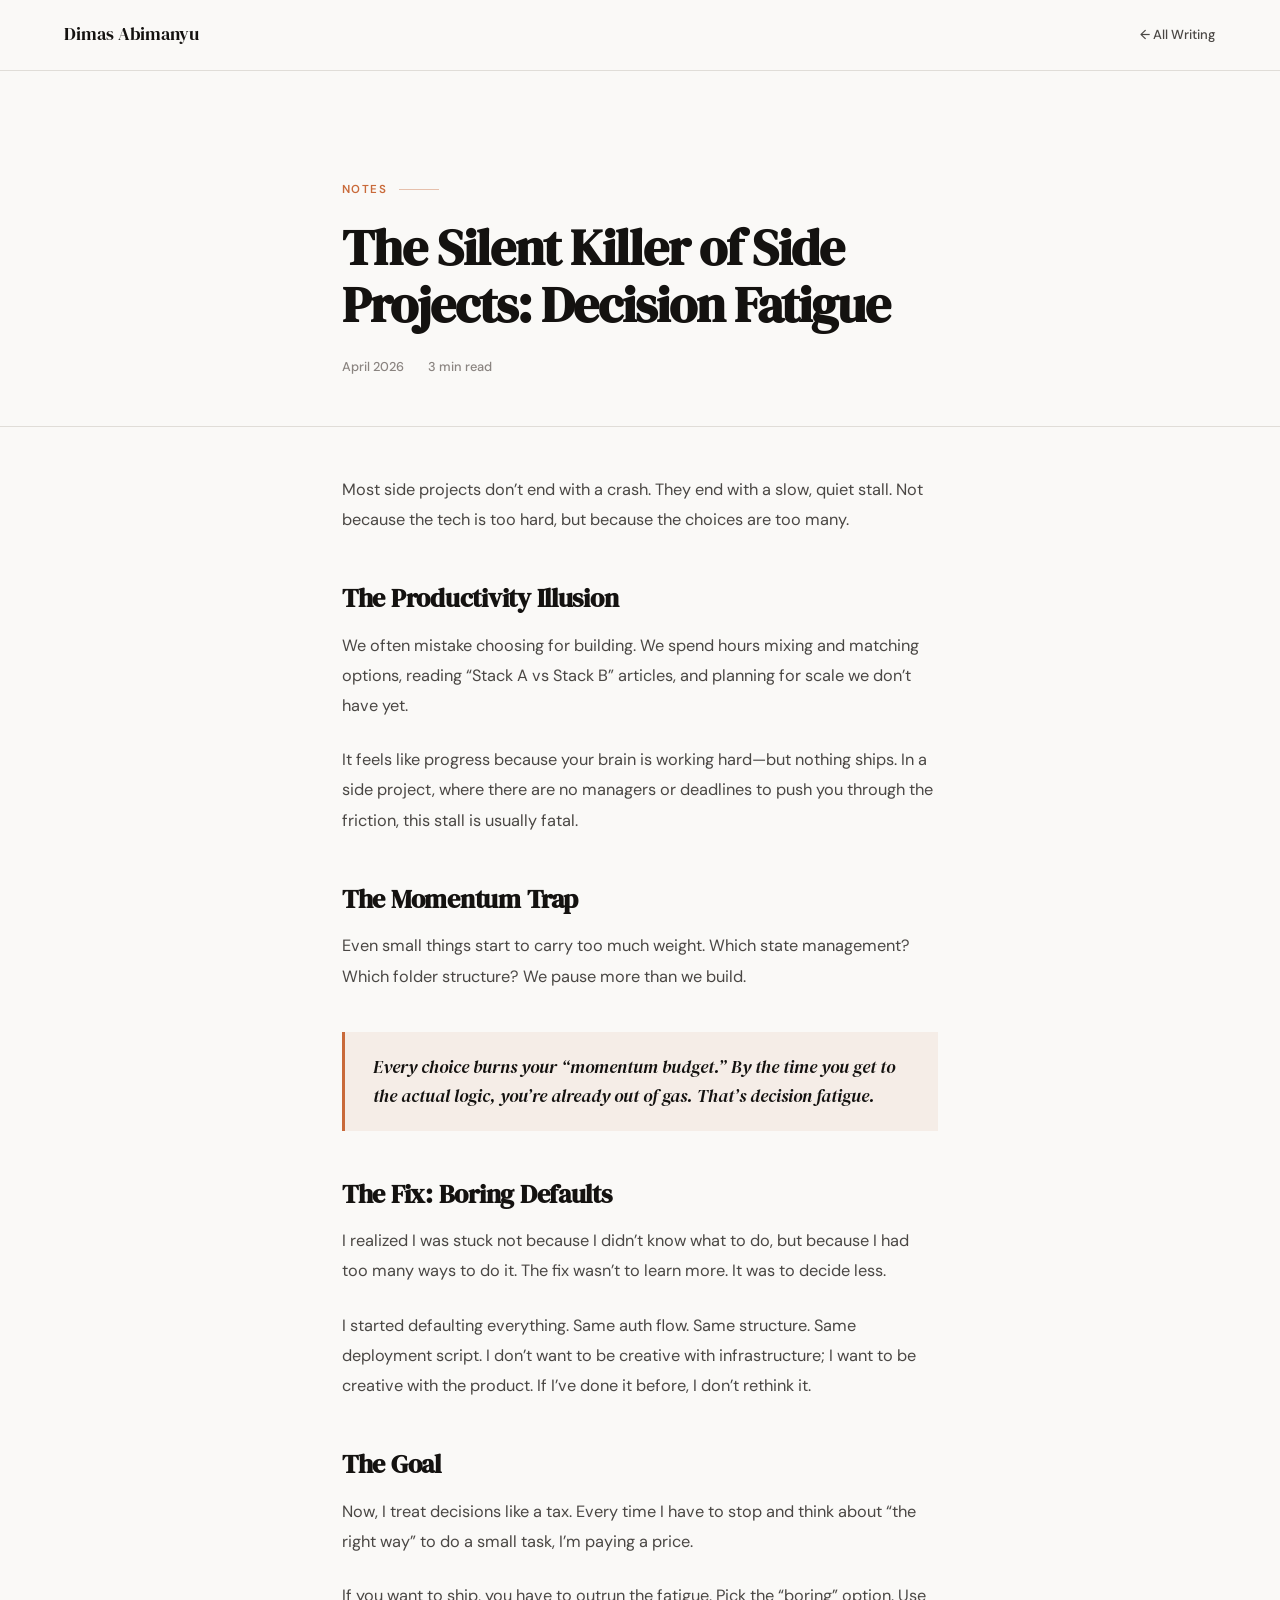
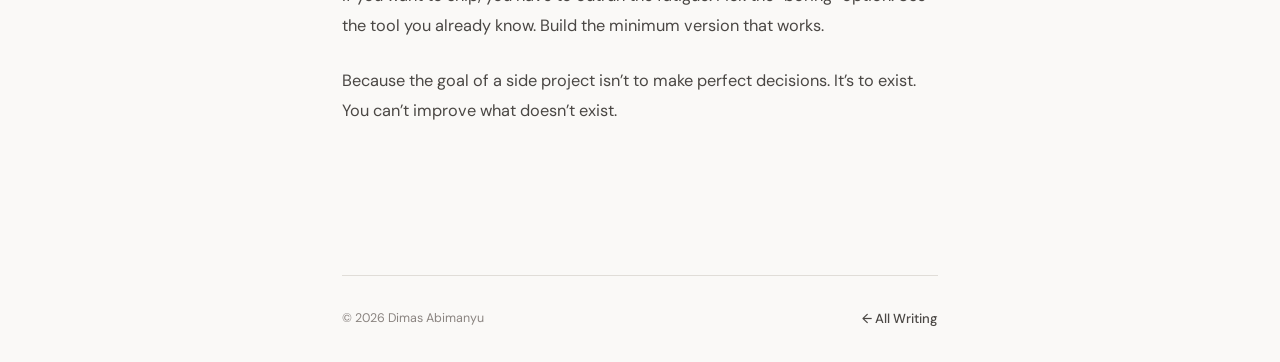
<file: articles/the-silent-killer-of-side-projects/index.html>
<!doctype html>
<html lang="en">
  <head>
    <meta charset="UTF-8" />
    <meta name="viewport" content="width=device-width, initial-scale=1.0" />
    <title>The Silent Killer of Side Projects: Decision Fatigue — Dimas Abimanyu</title>
    <link rel="preconnect" href="https://fonts.googleapis.com" />
    <link rel="preconnect" href="https://fonts.gstatic.com" crossorigin />
    <link
      href="https://fonts.googleapis.com/css2?family=DM+Serif+Display:ital@0;1&family=DM+Sans:ital,opsz,wght@0,9..40,300;0,9..40,400;0,9..40,500;1,9..40,300&display=swap"
      rel="stylesheet"
    />
    <style>
      *,
      *::before,
      *::after {
        box-sizing: border-box;
        margin: 0;
        padding: 0;
      }
      :root {
        --ink: #141210;
        --ink-muted: #4a4744;
        --ink-faint: #8a8480;
        --paper: #faf9f7;
        --paper-warm: #f2f0ec;
        --accent: #c96a3a;
        --accent-light: #f5ede7;
        --border: #e0ddd8;
        --font-display: "DM Serif Display", Georgia, serif;
        --font-body: "DM Sans", system-ui, sans-serif;
        --max-w: 660px;
        --gap: clamp(2.5rem, 6vw, 5rem);
      }
      html {
        scroll-behavior: smooth;
      }
      body {
        background: var(--paper);
        color: var(--ink);
        font-family: var(--font-body);
        font-size: 1rem;
        line-height: 1.7;
        font-weight: 400;
        -webkit-font-smoothing: antialiased;
      }
      ::-webkit-scrollbar {
        width: 4px;
      }
      ::-webkit-scrollbar-track {
        background: var(--paper);
      }
      ::-webkit-scrollbar-thumb {
        background: var(--ink-faint);
        border-radius: 2px;
      }

      /* NAV */
      nav {
        top: 0;
        left: 0;
        right: 0;
        z-index: 100;
        display: flex;
        align-items: center;
        justify-content: space-between;
        padding: 1.25rem clamp(1.5rem, 6vw, 4rem);
        background: rgba(250, 249, 247, 0.92);
        backdrop-filter: blur(12px);
        border-bottom: 1px solid var(--border);
      }
      .nav-logo {
        font-family: var(--font-display);
        font-size: 1.1rem;
        color: var(--ink);
        text-decoration: none;
      }
      .nav-back {
        font-size: 0.82rem;
        font-weight: 500;
        color: var(--ink-muted);
        text-decoration: none;
        display: flex;
        align-items: center;
        gap: 0.4rem;
        transition: color 0.2s;
      }
      .nav-back:hover {
        color: var(--accent);
      }

      .container {
        max-width: var(--max-w);
        margin: 0 auto;
        padding: 0 clamp(1.5rem, 6vw, 2rem);
      }

      /* ARTICLE HEADER */
      .article-header {
        padding-top: calc(var(--gap) + 2rem);
        padding-bottom: 3rem;
        border-bottom: 1px solid var(--border);
      }
      .article-tag {
        font-size: 0.72rem;
        font-weight: 600;
        letter-spacing: 0.12em;
        text-transform: uppercase;
        color: var(--accent);
        margin-bottom: 1.25rem;
        display: flex;
        align-items: center;
        gap: 0.75rem;
      }
      .article-tag::after {
        content: "";
        display: block;
        height: 1px;
        width: 40px;
        background: var(--accent);
        opacity: 0.4;
      }
      .article-title {
        font-family: var(--font-display);
        font-size: clamp(2rem, 6vw, 3.2rem);
        line-height: 1.1;
        letter-spacing: -0.02em;
        color: var(--ink);
        margin-bottom: 1.5rem;
      }
      .article-meta {
        display: flex;
        gap: 1.5rem;
        font-size: 0.8rem;
        color: var(--ink-faint);
        font-weight: 500;
      }

      /* ARTICLE BODY */
      .article-body {
        padding: 3rem 0;
      }
      .article-body p {
        color: var(--ink-muted);
        font-size: 1.02rem;
        line-height: 1.85;
        margin-bottom: 1.5rem;
      }
      .article-body h2 {
        font-family: var(--font-display);
        font-size: 1.65rem;
        line-height: 1.2;
        color: var(--ink);
        letter-spacing: -0.01em;
        margin: 3rem 0 1rem;
      }
      .article-body blockquote {
        border-left: 3px solid var(--accent);
        margin: 2.5rem 0;
        padding: 1.25rem 1.75rem;
        background: var(--accent-light);
      }
      .article-body blockquote p {
        color: var(--ink);
        font-family: var(--font-display);
        font-style: italic;
        font-size: 1.15rem;
        line-height: 1.6;
        margin-bottom: 0;
      }

      /* FOOTER */
      footer {
        padding: 2rem 0;
        display: flex;
        align-items: center;
        justify-content: space-between;
        border-top: 1px solid var(--border);
        margin-top: var(--gap);
      }
      .footer-copy {
        font-size: 0.78rem;
        color: var(--ink-faint);
      }
    </style>
  </head>
  <body>
    <nav>
      <a href="../../index.html" class="nav-logo">Dimas Abimanyu</a>
      <a href="../../blog.html" class="nav-back">← All Writing</a>
    </nav>

    <div class="article-header">
      <div class="container">
        <p class="article-tag">Notes</p>
        <h1 class="article-title">The Silent Killer of Side Projects: Decision Fatigue</h1>
        <div class="article-meta">
          <span>April 2026</span>
          <span>3 min read</span>
        </div>
      </div>
    </div>

    <div class="container">
      <article class="article-body">
        <p>
          Most side projects don’t end with a crash. They end with a slow, quiet stall. 
          Not because the tech is too hard, but because the choices are too many.
        </p>

        <h2>The Productivity Illusion</h2>
        <p>
          We often mistake choosing for building. We spend hours mixing and matching options, reading “Stack A vs Stack B” articles, and planning for scale we don’t have yet.
        </p>
        <p>
          It feels like progress because your brain is working hard—but nothing ships. In a side project, where there are no managers or deadlines to push you through the friction, this stall is usually fatal.
        </p>

        <h2>The Momentum Trap</h2>
        <p>
          Even small things start to carry too much weight. Which state management? Which folder structure? We pause more than we build.
        </p>
        
        <blockquote>
          <p>
            Every choice burns your “momentum budget.” By the time you get to the actual logic, you’re already out of gas. That’s decision fatigue.
          </p>
        </blockquote>

        <h2>The Fix: Boring Defaults</h2>
        <p>
          I realized I was stuck not because I didn’t know what to do, but because I had too many ways to do it. The fix wasn’t to learn more. It was to decide less.
        </p>
        <p>
          I started defaulting everything. Same auth flow. Same structure. Same deployment script. I don’t want to be creative with infrastructure; I want to be creative with the product. If I’ve done it before, I don’t rethink it.
        </p>

        <h2>The Goal</h2>
        <p>
          Now, I treat decisions like a tax. Every time I have to stop and think about “the right way” to do a small task, I’m paying a price.
        </p>
        <p>
          If you want to ship, you have to outrun the fatigue. Pick the “boring” option. Use the tool you already know. Build the minimum version that works.
        </p>
        <p>
          Because the goal of a side project isn’t to make perfect decisions. It’s to exist. You can’t improve what doesn’t exist.
        </p>
      </article>

      <footer>
        <span class="footer-copy">© 2026 Dimas Abimanyu</span>
        <a href="../../blog.html" class="nav-back">← All Writing</a>
      </footer>
    </div>
  </body>
</html>
</file>
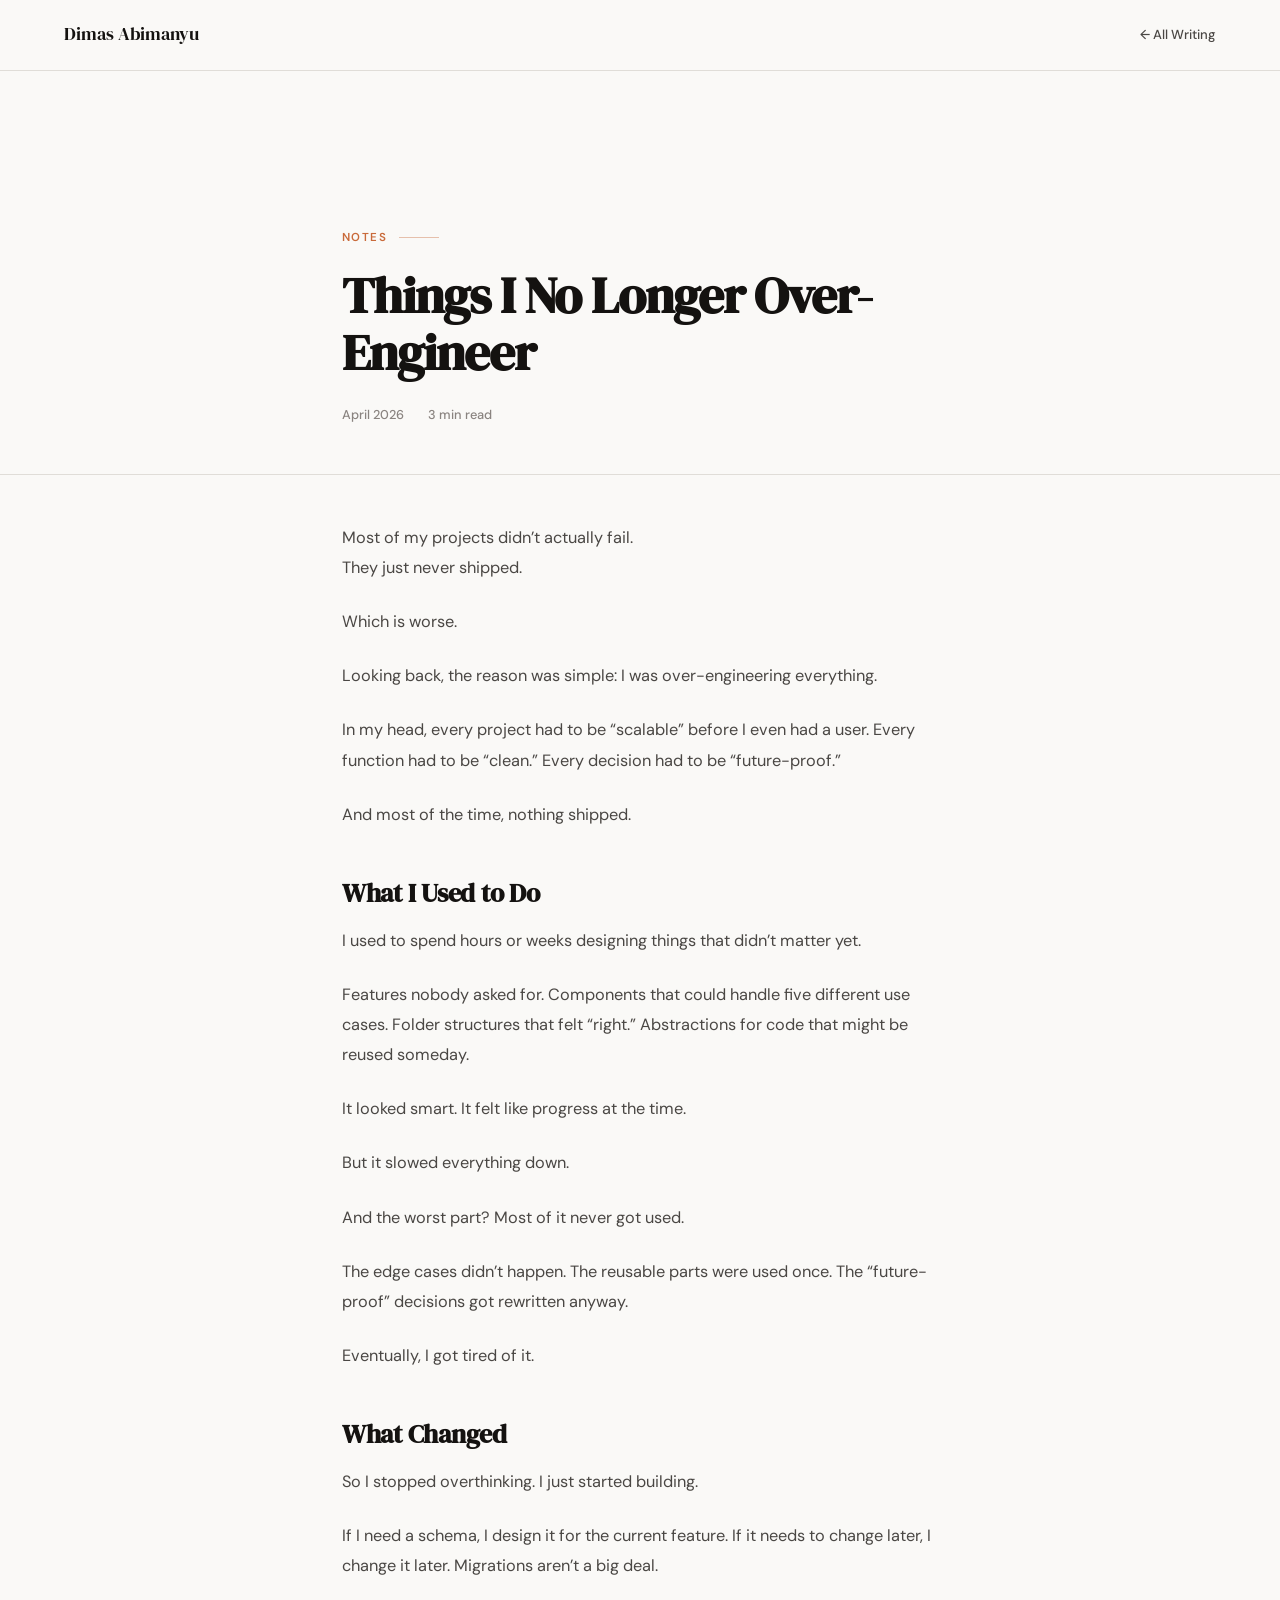
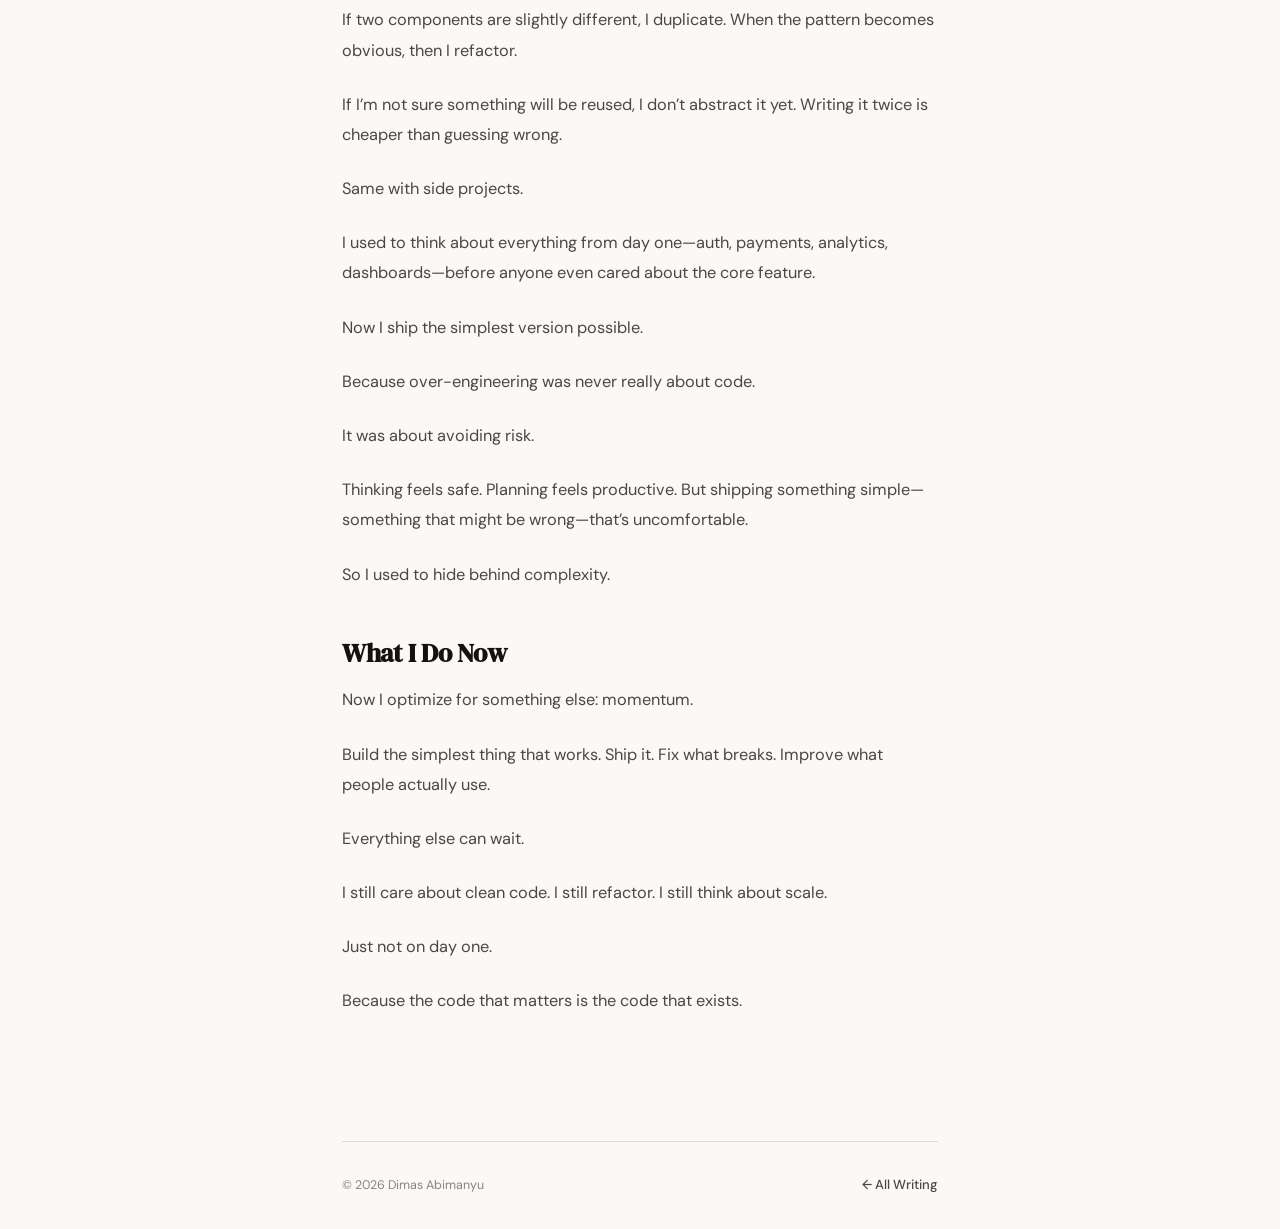
<file: articles/things-i-no-longer-over-engineer/index.html>
<!doctype html>
<html lang="en">
  <head>
    <meta charset="UTF-8" />
    <meta name="viewport" content="width=device-width, initial-scale=1.0" />
    <title>Things I No Longer Over-Engineer — Dimas Abimanyu</title>
    <link rel="preconnect" href="https://fonts.googleapis.com" />
    <link rel="preconnect" href="https://fonts.gstatic.com" crossorigin />
    <link
      href="https://fonts.googleapis.com/css2?family=DM+Serif+Display:ital@0;1&family=DM+Sans:ital,opsz,wght@0,9..40,300;0,9..40,400;0,9..40,500;1,9..40,300&display=swap"
      rel="stylesheet"
    />
    <style>
      *,
      *::before,
      *::after {
        box-sizing: border-box;
        margin: 0;
        padding: 0;
      }
      :root {
        --ink: #141210;
        --ink-muted: #4a4744;
        --ink-faint: #8a8480;
        --paper: #faf9f7;
        --paper-warm: #f2f0ec;
        --accent: #c96a3a;
        --accent-light: #f5ede7;
        --border: #e0ddd8;
        --font-display: "DM Serif Display", Georgia, serif;
        --font-body: "DM Sans", system-ui, sans-serif;
        --max-w: 660px;
        --gap: clamp(2.5rem, 6vw, 5rem);
      }
      html {
        scroll-behavior: smooth;
      }
      body {
        background: var(--paper);
        color: var(--ink);
        font-family: var(--font-body);
        font-size: 1rem;
        line-height: 1.7;
        font-weight: 400;
        -webkit-font-smoothing: antialiased;
      }
      ::-webkit-scrollbar {
        width: 4px;
      }
      ::-webkit-scrollbar-track {
        background: var(--paper);
      }
      ::-webkit-scrollbar-thumb {
        background: var(--ink-faint);
        border-radius: 2px;
      }

      /* NAV */
      nav {
        top: 0;
        left: 0;
        right: 0;
        z-index: 100;
        display: flex;
        align-items: center;
        justify-content: space-between;
        padding: 1.25rem clamp(1.5rem, 6vw, 4rem);
        background: rgba(250, 249, 247, 0.92);
        backdrop-filter: blur(12px);
        border-bottom: 1px solid var(--border);
      }
      .nav-logo {
        font-family: var(--font-display);
        font-size: 1.1rem;
        color: var(--ink);
        text-decoration: none;
      }
      .nav-back {
        font-size: 0.82rem;
        font-weight: 500;
        color: var(--ink-muted);
        text-decoration: none;
        display: flex;
        align-items: center;
        gap: 0.4rem;
        transition: color 0.2s;
      }
      .nav-back:hover {
        color: var(--accent);
      }

      .container {
        max-width: var(--max-w);
        margin: 0 auto;
        padding: 0 clamp(1.5rem, 6vw, 2rem);
      }

      /* ARTICLE HEADER */
      .article-header {
        padding-top: calc(var(--gap) + 5rem);
        padding-bottom: 3rem;
        border-bottom: 1px solid var(--border);
      }
      .article-tag {
        font-size: 0.72rem;
        font-weight: 600;
        letter-spacing: 0.12em;
        text-transform: uppercase;
        color: var(--accent);
        margin-bottom: 1.25rem;
        display: flex;
        align-items: center;
        gap: 0.75rem;
      }
      .article-tag::after {
        content: "";
        display: block;
        height: 1px;
        width: 40px;
        background: var(--accent);
        opacity: 0.4;
      }
      .article-title {
        font-family: var(--font-display);
        font-size: clamp(2rem, 6vw, 3.2rem);
        line-height: 1.1;
        letter-spacing: -0.02em;
        color: var(--ink);
        margin-bottom: 1.5rem;
      }
      .article-meta {
        display: flex;
        gap: 1.5rem;
        font-size: 0.8rem;
        color: var(--ink-faint);
        font-weight: 500;
      }
      .article-meta span {
        display: flex;
        align-items: center;
        gap: 0.35rem;
      }

      /* ARTICLE BODY */
      .article-body {
        padding: 3rem 0;
      }

      /* Typography — all your writing goes in here */
      .article-body p {
        color: var(--ink-muted);
        font-size: 1.02rem;
        line-height: 1.85;
        margin-bottom: 1.5rem;
      }
      .article-body p:last-child {
        margin-bottom: 0;
      }

      .article-body h2 {
        font-family: var(--font-display);
        font-size: 1.65rem;
        line-height: 1.2;
        color: var(--ink);
        letter-spacing: -0.01em;
        margin: 3rem 0 1rem;
      }

      .article-body h3 {
        font-size: 1.05rem;
        font-weight: 600;
        color: var(--ink);
        margin: 2rem 0 0.6rem;
      }

      .article-body ul,
      .article-body ol {
        margin: 0 0 1.5rem 1.25rem;
        color: var(--ink-muted);
        font-size: 1.02rem;
        line-height: 1.85;
      }
      .article-body li {
        margin-bottom: 0.4rem;
      }

      .article-body blockquote {
        border-left: 3px solid var(--accent);
        margin: 2rem 0;
        padding: 1rem 1.5rem;
        background: var(--accent-light);
      }
      .article-body blockquote p {
        color: var(--ink);
        font-family: var(--font-display);
        font-style: italic;
        font-size: 1.1rem;
        line-height: 1.6;
        margin-bottom: 0;
      }

      .article-body code {
        font-family: "Courier New", monospace;
        font-size: 0.88rem;
        background: var(--paper-warm);
        border: 1px solid var(--border);
        padding: 0.1rem 0.4rem;
        border-radius: 2px;
        color: var(--ink);
      }

      .article-body pre {
        background: var(--ink);
        color: #f2f0ec;
        padding: 1.5rem;
        border-radius: 2px;
        overflow-x: auto;
        margin: 1.5rem 0;
        font-size: 0.88rem;
        line-height: 1.6;
      }
      .article-body pre code {
        background: none;
        border: none;
        padding: 0;
        color: inherit;
        font-size: inherit;
      }

      .article-body a {
        color: var(--accent);
        text-decoration: underline;
        text-decoration-thickness: 1px;
        text-underline-offset: 3px;
      }
      .article-body a:hover {
        text-decoration: none;
      }

      /* DIVIDER */
      .article-body hr {
        border: none;
        border-top: 1px solid var(--border);
        margin: 3rem 0;
      }

      /* CLOSING BIO */
      .author-card {
        display: flex;
        gap: 1.25rem;
        align-items: start;
        padding: 1.75rem;
        background: var(--paper-warm);
        border: 1px solid var(--border);
        margin-top: 3rem;
      }
      .author-avatar {
        width: 44px;
        height: 44px;
        border-radius: 50%;
        background: var(--ink);
        display: flex;
        align-items: center;
        justify-content: center;
        color: var(--paper);
        font-family: var(--font-display);
        font-size: 1rem;
        flex-shrink: 0;
      }
      .author-name {
        font-size: 0.9rem;
        font-weight: 600;
        color: var(--ink);
        margin-bottom: 0.2rem;
      }
      .author-bio {
        font-size: 0.83rem;
        color: var(--ink-muted);
        line-height: 1.6;
      }
      .author-bio a {
        color: var(--accent);
        text-decoration: none;
        font-weight: 500;
      }
      .author-bio a:hover {
        text-decoration: underline;
      }

      /* FOOTER */
      footer {
        padding: 2rem 0;
        display: flex;
        align-items: center;
        justify-content: space-between;
        border-top: 1px solid var(--border);
        margin-top: var(--gap);
      }
      .footer-copy {
        font-size: 0.78rem;
        color: var(--ink-faint);
      }
    </style>
  </head>
  <body>
    <nav>
      <a href="../../index.html" class="nav-logo">Dimas Abimanyu</a>
      <a href="../../blog.html" class="nav-back">← All Writing</a>
    </nav>

    <div class="article-header">
      <div class="container">
        <p class="article-tag">Notes</p>
        <h1 class="article-title">Things I No Longer Over-Engineer</h1>
        <div class="article-meta">
          <span>April 2026</span>
          <span>3 min read</span>
        </div>
      </div>
    </div>

    <div class="container">
      <article class="article-body">
        <p>
          Most of my projects didn’t actually fail.<br />They just never
          shipped.
        </p>

        <p>Which is worse.</p>

        <p>
          Looking back, the reason was simple: I was over-engineering
          everything.
        </p>

        <p>
          In my head, every project had to be “scalable” before I even had a
          user. Every function had to be “clean.” Every decision had to be
          “future-proof.”
        </p>

        <p>And most of the time, nothing shipped.</p>

        <h2>What I Used to Do</h2>

        <p>
          I used to spend hours or weeks designing things that didn’t matter
          yet.
        </p>

        <p>
          Features nobody asked for. Components that could handle five different
          use cases. Folder structures that felt “right.” Abstractions for code
          that might be reused someday.
        </p>

        <p>It looked smart. It felt like progress at the time.</p>

        <p>But it slowed everything down.</p>

        <p>And the worst part? Most of it never got used.</p>

        <p>
          The edge cases didn’t happen. The reusable parts were used once. The
          “future-proof” decisions got rewritten anyway.
        </p>

        <p>Eventually, I got tired of it.</p>

        <h2>What Changed</h2>

        <p>So I stopped overthinking. I just started building.</p>

        <p>
          If I need a schema, I design it for the current feature. If it needs
          to change later, I change it later. Migrations aren’t a big deal.
        </p>

        <p>
          If two components are slightly different, I duplicate. When the
          pattern becomes obvious, then I refactor.
        </p>

        <p>
          If I’m not sure something will be reused, I don’t abstract it yet.
          Writing it twice is cheaper than guessing wrong.
        </p>

        <p>Same with side projects.</p>

        <p>
          I used to think about everything from day one—auth, payments,
          analytics, dashboards—before anyone even cared about the core feature.
        </p>

        <p>Now I ship the simplest version possible.</p>

        <p>Because over-engineering was never really about code.</p>

        <p>It was about avoiding risk.</p>

        <p>
          Thinking feels safe. Planning feels productive. But shipping something
          simple—something that might be wrong—that’s uncomfortable.
        </p>

        <p>So I used to hide behind complexity.</p>

        <h2>What I Do Now</h2>

        <p>Now I optimize for something else: momentum.</p>

        <p>
          Build the simplest thing that works. Ship it. Fix what breaks. Improve
          what people actually use.
        </p>

        <p>Everything else can wait.</p>

        <p>
          I still care about clean code. I still refactor. I still think about
          scale.
        </p>

        <p>Just not on day one.</p>

        <p>Because the code that matters is the code that exists.</p>
      </article>

      <footer>
        <span class="footer-copy">© 2026 Dimas Abimanyu</span>
        <a href="../../blog.html" class="nav-back">← All Writing</a>
      </footer>
    </div>
  </body>
</html>
</file>
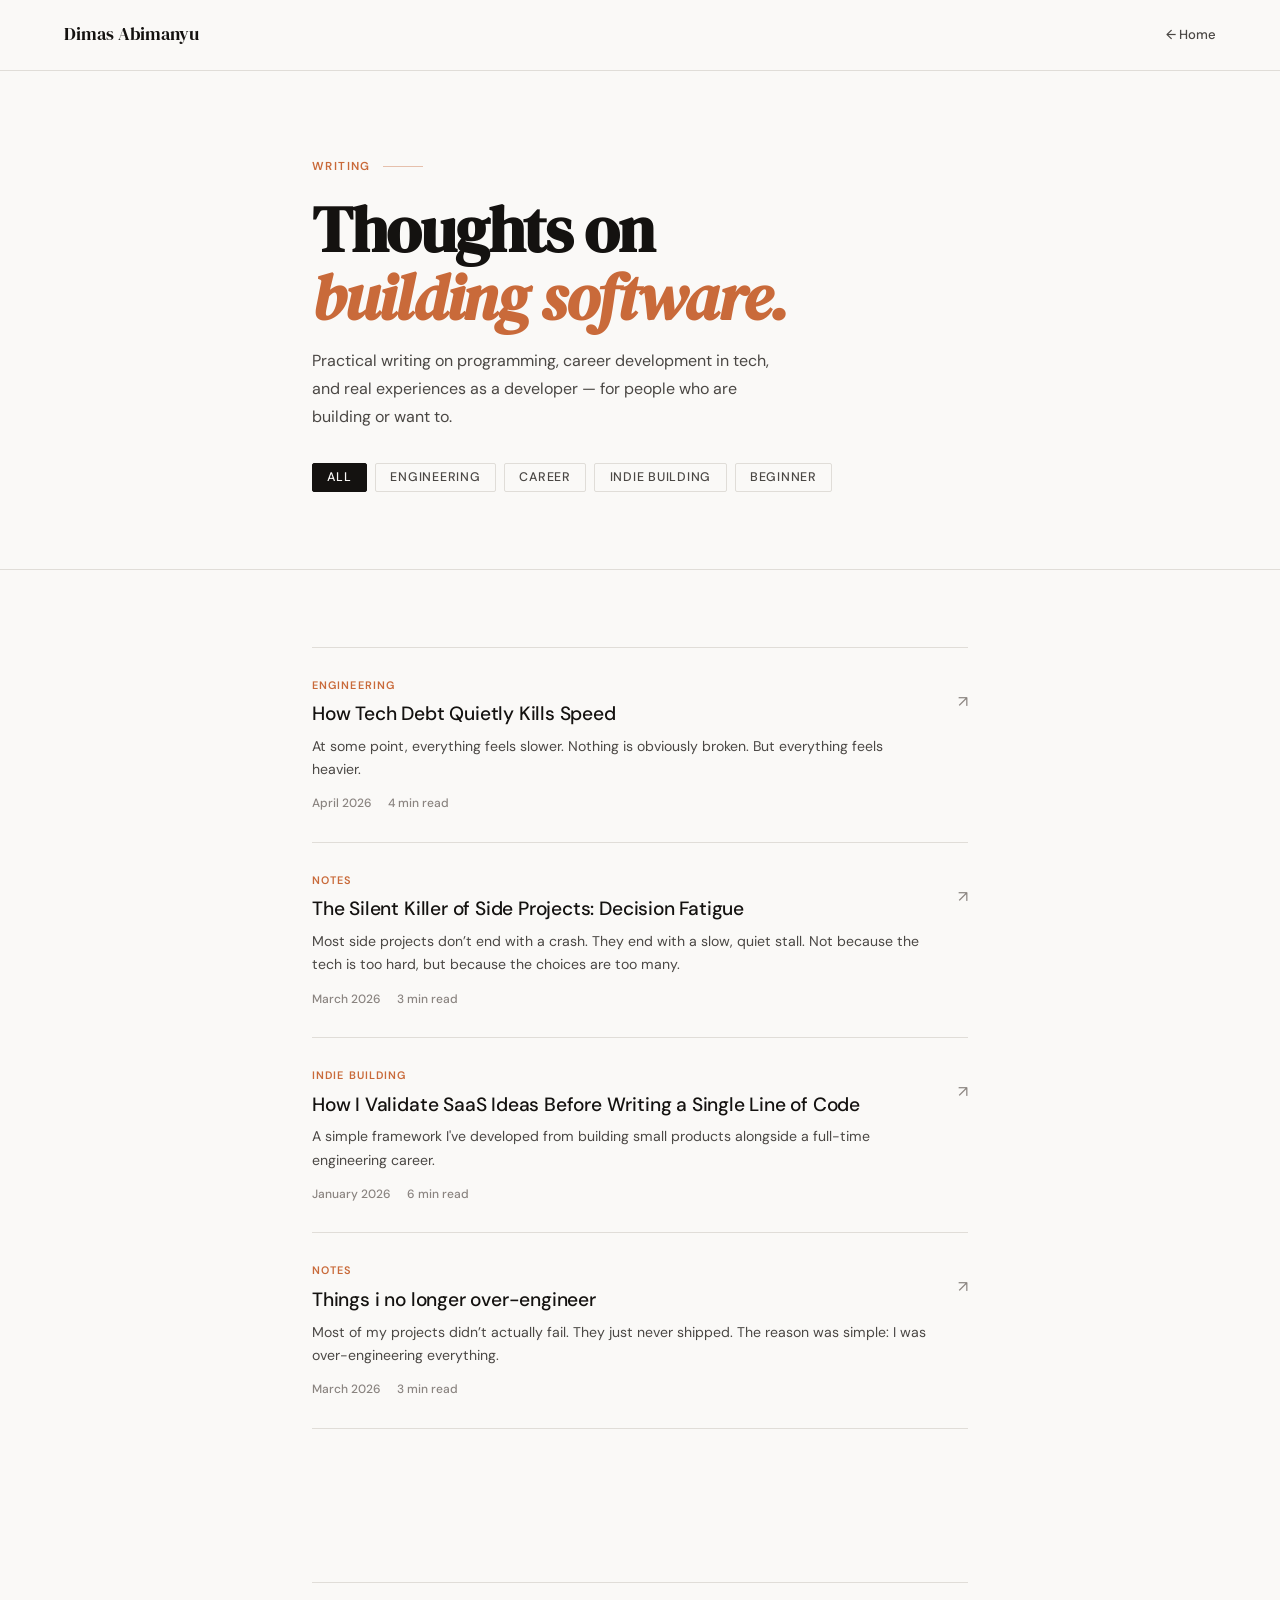
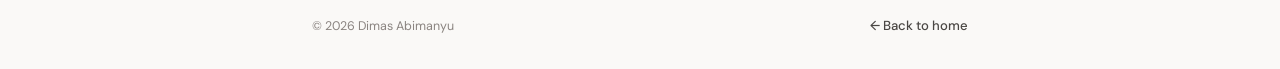
<file: blog.html>
<!doctype html>
<html lang="en">
  <head>
    <meta charset="UTF-8" />
    <meta name="viewport" content="width=device-width, initial-scale=1.0" />
    <title>Writing — Dimas Abimanyu</title>
    <link rel="preconnect" href="https://fonts.googleapis.com" />
    <link rel="preconnect" href="https://fonts.gstatic.com" crossorigin />
    <link
      href="https://fonts.googleapis.com/css2?family=DM+Serif+Display:ital@0;1&family=DM+Sans:ital,opsz,wght@0,9..40,300;0,9..40,400;0,9..40,500;1,9..40,300&display=swap"
      rel="stylesheet"
    />
    <style>
      *,
      *::before,
      *::after {
        box-sizing: border-box;
        margin: 0;
        padding: 0;
      }
      :root {
        --ink: #141210;
        --ink-muted: #4a4744;
        --ink-faint: #8a8480;
        --paper: #faf9f7;
        --paper-warm: #f2f0ec;
        --accent: #c96a3a;
        --accent-light: #f5ede7;
        --border: #e0ddd8;
        --font-display: "DM Serif Display", Georgia, serif;
        --font-body: "DM Sans", system-ui, sans-serif;
        --max-w: 720px;
        --gap: clamp(2.5rem, 6vw, 5rem);
      }
      html {
        scroll-behavior: smooth;
      }
      body {
        background: var(--paper);
        color: var(--ink);
        font-family: var(--font-body);
        font-size: 1rem;
        line-height: 1.7;
        font-weight: 400;
        -webkit-font-smoothing: antialiased;
      }
      ::-webkit-scrollbar {
        width: 4px;
      }
      ::-webkit-scrollbar-track {
        background: var(--paper);
      }
      ::-webkit-scrollbar-thumb {
        background: var(--ink-faint);
        border-radius: 2px;
      }

      nav {
        position: fixed;
        top: 0;
        left: 0;
        right: 0;
        z-index: 100;
        display: flex;
        align-items: center;
        justify-content: space-between;
        padding: 1.25rem clamp(1.5rem, 6vw, 4rem);
        background: rgba(250, 249, 247, 0.92);
        backdrop-filter: blur(12px);
        border-bottom: 1px solid var(--border);
      }
      .nav-logo {
        font-family: var(--font-display);
        font-size: 1.1rem;
        color: var(--ink);
        text-decoration: none;
      }
      .nav-back {
        font-size: 0.82rem;
        font-weight: 500;
        color: var(--ink-muted);
        text-decoration: none;
        display: flex;
        align-items: center;
        gap: 0.4rem;
        transition: color 0.2s;
      }
      .nav-back:hover {
        color: var(--accent);
      }

      .container {
        max-width: var(--max-w);
        margin: 0 auto;
        padding: 0 clamp(1.5rem, 6vw, 2rem);
      }

      /* PAGE HEADER */
      .page-header {
        padding-top: calc(var(--gap) + 5rem);
        padding-bottom: var(--gap);
        border-bottom: 1px solid var(--border);
      }
      .page-eyebrow {
        font-size: 0.72rem;
        font-weight: 600;
        letter-spacing: 0.12em;
        text-transform: uppercase;
        color: var(--accent);
        margin-bottom: 1.25rem;
        display: flex;
        align-items: center;
        gap: 0.75rem;
      }
      .page-eyebrow::after {
        content: "";
        display: block;
        height: 1px;
        width: 40px;
        background: var(--accent);
        opacity: 0.4;
      }
      .page-title {
        font-family: var(--font-display);
        font-size: clamp(2.5rem, 7vw, 4rem);
        line-height: 1.05;
        letter-spacing: -0.02em;
        color: var(--ink);
        margin-bottom: 1rem;
      }
      .page-title em {
        font-style: italic;
        color: var(--accent);
      }
      .page-sub {
        font-size: 1rem;
        color: var(--ink-muted);
        max-width: 480px;
        line-height: 1.75;
      }

      /* FILTER TABS */
      .filter-row {
        display: flex;
        gap: 0.5rem;
        flex-wrap: wrap;
        padding: 2rem 0 0;
      }
      .filter-btn {
        font-size: 0.78rem;
        font-weight: 500;
        letter-spacing: 0.06em;
        text-transform: uppercase;
        padding: 0.35rem 0.9rem;
        border: 1px solid var(--border);
        background: transparent;
        color: var(--ink-muted);
        border-radius: 2px;
        cursor: pointer;
        transition: all 0.2s;
        font-family: var(--font-body);
      }
      .filter-btn:hover,
      .filter-btn.active {
        background: var(--ink);
        color: var(--paper);
        border-color: var(--ink);
      }

      /* ARTICLE LIST */
      .articles {
        padding: var(--gap) 0;
      }
      .article-item {
        display: grid;
        grid-template-columns: 1fr auto;
        gap: 1.5rem;
        align-items: start;
        padding: 1.75rem 0;
        border-bottom: 1px solid var(--border);
        text-decoration: none;
        color: inherit;
      }
      .article-item:first-child {
        border-top: 1px solid var(--border);
      }
      .article-tag {
        font-size: 0.68rem;
        font-weight: 600;
        letter-spacing: 0.1em;
        text-transform: uppercase;
        color: var(--accent);
        margin-bottom: 0.5rem;
      }
      .article-title {
        font-size: 1.2rem;
        font-weight: 500;
        line-height: 1.3;
        color: var(--ink);
        margin-bottom: 0.5rem;
        letter-spacing: -0.01em;
        transition: color 0.2s;
      }
      .article-item:hover .article-title {
        color: var(--accent);
      }
      .article-excerpt {
        font-size: 0.88rem;
        color: var(--ink-muted);
        line-height: 1.65;
        margin-bottom: 0.75rem;
      }
      .article-meta {
        font-size: 0.75rem;
        color: var(--ink-faint);
        font-weight: 500;
        display: flex;
        gap: 1rem;
      }
      .article-arrow {
        font-size: 1rem;
        color: var(--ink-faint);
        padding-top: 0.75rem;
        transition:
          transform 0.2s,
          color 0.2s;
        flex-shrink: 0;
      }
      .article-item:hover .article-arrow {
        transform: translate(3px, -3px);
        color: var(--accent);
      }

      footer {
        padding: 2rem 0;
        display: flex;
        align-items: center;
        justify-content: space-between;
        border-top: 1px solid var(--border);
        margin-top: var(--gap);
      }
      .footer-copy {
        font-size: 0.78rem;
        color: var(--ink-faint);
      }

      @media (max-width: 520px) {
        .article-arrow {
          display: none;
        }
        .article-item {
          grid-template-columns: 1fr;
        }
      }
    </style>
  </head>
  <body>
    <nav>
      <a href="index.html" class="nav-logo">Dimas Abimanyu</a>
      <a href="index.html" class="nav-back">← Home</a>
    </nav>

    <div class="page-header">
      <div class="container">
        <p class="page-eyebrow">Writing</p>
        <h1 class="page-title">Thoughts on<br /><em>building software.</em></h1>
        <p class="page-sub">
          Practical writing on programming, career development in tech, and real
          experiences as a developer — for people who are building or want to.
        </p>
        <div class="filter-row">
          <button
            class="filter-btn active"
            onclick="filterArticles('all', this)"
          >
            All
          </button>
          <button
            class="filter-btn"
            onclick="filterArticles('Engineering', this)"
          >
            Engineering
          </button>
          <button class="filter-btn" onclick="filterArticles('Career', this)">
            Career
          </button>
          <button
            class="filter-btn"
            onclick="filterArticles('Indie Building', this)"
          >
            Indie Building
          </button>
          <button class="filter-btn" onclick="filterArticles('Beginner', this)">
            Beginner
          </button>
        </div>
      </div>
    </div>

    <div class="container">
      <div class="articles" id="article-list">
        <!--
        =====================================================================
        HOW TO ADD A NEW ARTICLE:
        1. Duplicate the <a class="article-item"> block below.
        2. Update: href, data-tag, .article-tag, .article-title,
                   .article-excerpt, date, and read time.
        3. Create the matching article HTML file (copy article-template.html).
        4. Add the new entry at the TOP of this list (newest first).
        =====================================================================
      -->

        <a
          href="articles/how-tech-debt-quietly-kills-speed.html"
          class="article-item"
          data-tag="Engineering"
        >
          <div>
            <p class="article-tag">Engineering</p>
            <p class="article-title">
              How Tech Debt Quietly Kills Speed
            </p>
            <p class="article-excerpt">
              At some point, everything feels slower. Nothing is obviously broken. But everything feels heavier.
            </p>
            <div class="article-meta">
              <span>April 2026</span>
              <span>4 min read</span>
            </div>
          </div>
          <span class="article-arrow">↗</span>
        </a>

        <a
          href="articles/the-silent-killer-of-side-projects.html"
          class="article-item"
          data-tag="Notes"
        >
          <div>
            <p class="article-tag">Notes</p>
            <p class="article-title">
              The Silent Killer of Side Projects: Decision Fatigue
            </p>
            <p class="article-excerpt">
              Most side projects don’t end with a crash. They end with a slow, quiet stall. Not because the tech is too hard, but because the choices are too many.
            </p>
            <div class="article-meta">
              <span>March 2026</span>
              <span>3 min read</span>
            </div>
          </div>
          <span class="article-arrow">↗</span>
        </a>

        <a
          href="article-validate-saas.html"
          class="article-item"
          data-tag="Indie Building"
        >
          <div>
            <p class="article-tag">Indie Building</p>
            <p class="article-title">
              How I Validate SaaS Ideas Before Writing a Single Line of Code
            </p>
            <p class="article-excerpt">
              A simple framework I've developed from building small products
              alongside a full-time engineering career.
            </p>
            <div class="article-meta">
              <span>January 2026</span>
              <span>6 min read</span>
            </div>
          </div>
          <span class="article-arrow">↗</span>
        </a>

        <a
          href="articles/things-i-no-longer-over-engineer.html"
          class="article-item"
          data-tag="Beginner"
        >
          <div>
            <p class="article-tag">Notes</p>
            <p class="article-title">
              Things i no longer over-engineer
            </p>
            <p class="article-excerpt">
              Most of my projects didn’t actually fail. They just never shipped. The reason was simple: I was over-engineering everything.
            </p>
            <div class="article-meta">
              <span>March 2026</span>
              <span>3 min read</span>
            </div>
          </div>
          <span class="article-arrow">↗</span>
        </a>
      </div>

      <footer>
        <span class="footer-copy">© 2026 Dimas Abimanyu</span>
        <a href="index.html" class="nav-back">← Back to home</a>
      </footer>
    </div>

    <script>
      function filterArticles(tag, btn) {
        document
          .querySelectorAll(".filter-btn")
          .forEach((b) => b.classList.remove("active"));
        btn.classList.add("active");
        document.querySelectorAll(".article-item").forEach((item) => {
          item.style.display =
            tag === "all" || item.dataset.tag === tag ? "grid" : "none";
        });
      }
    </script>
  </body>
</html>
</file>
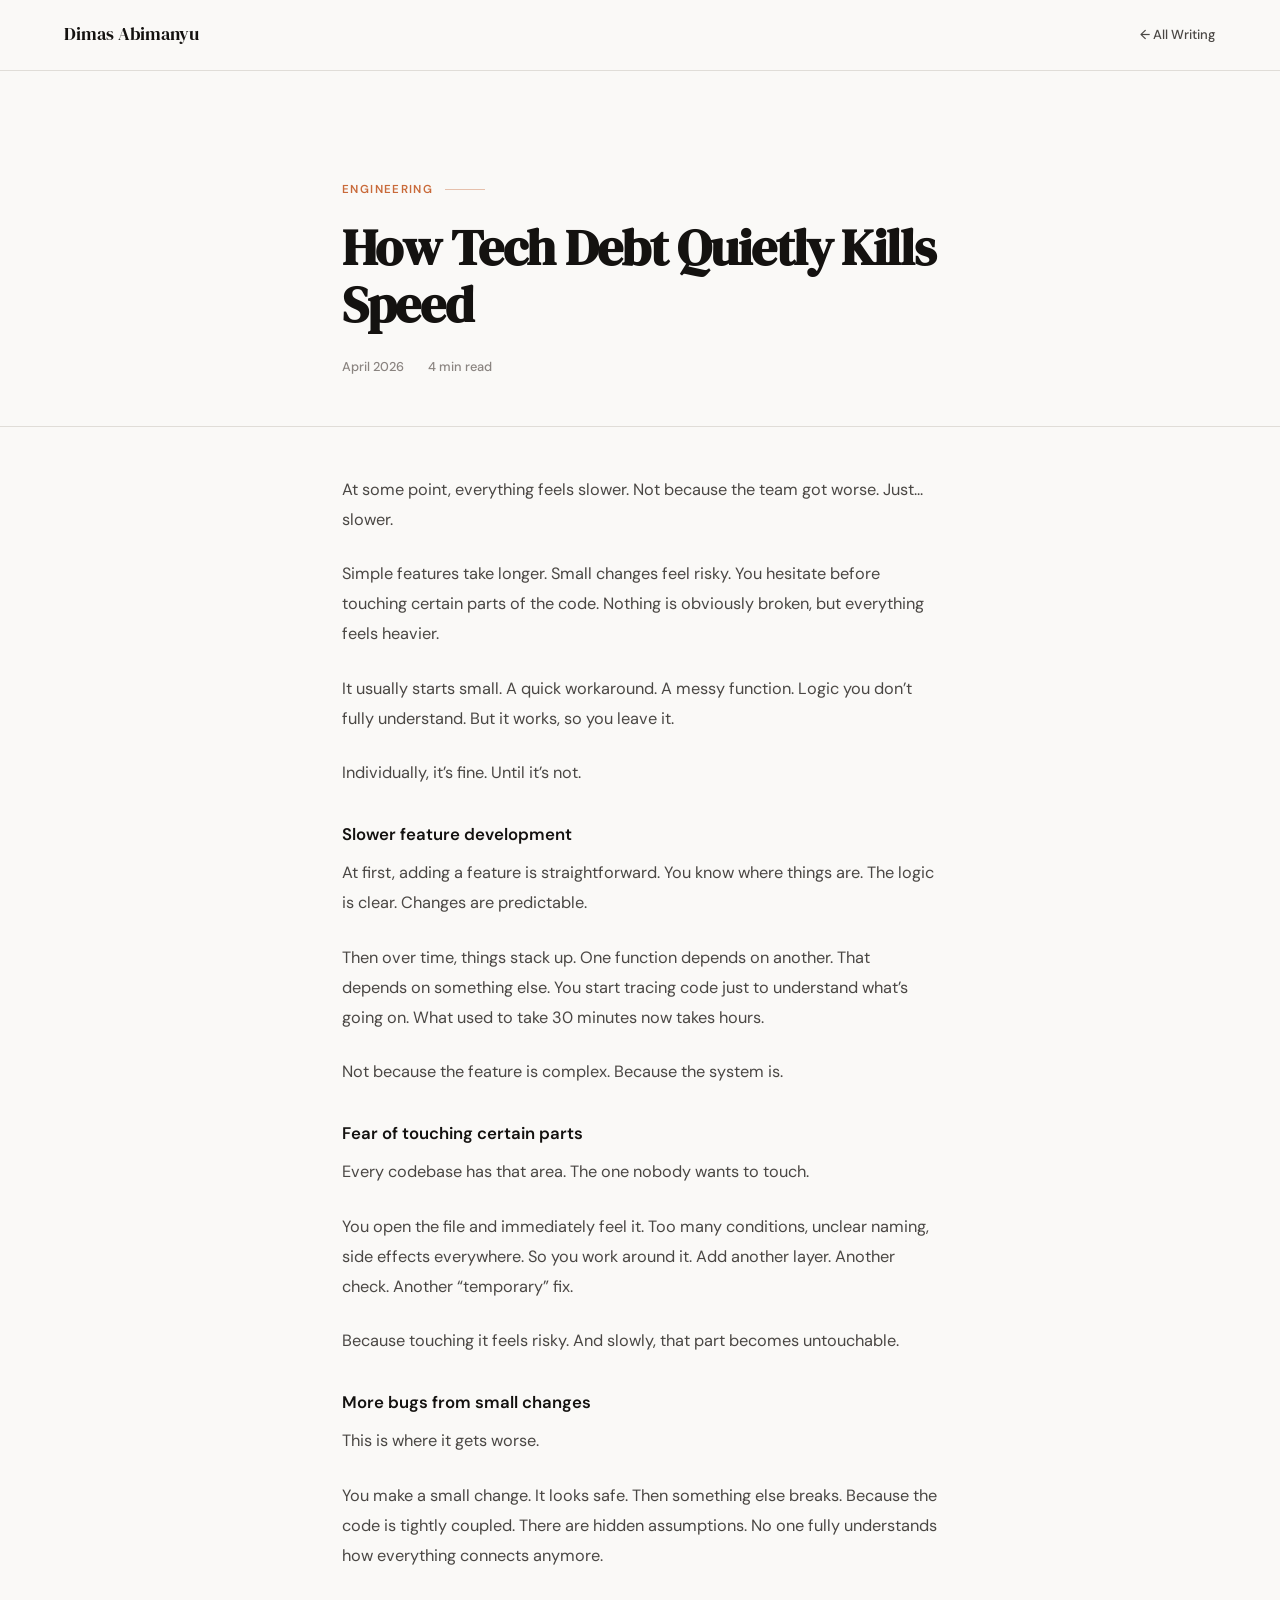
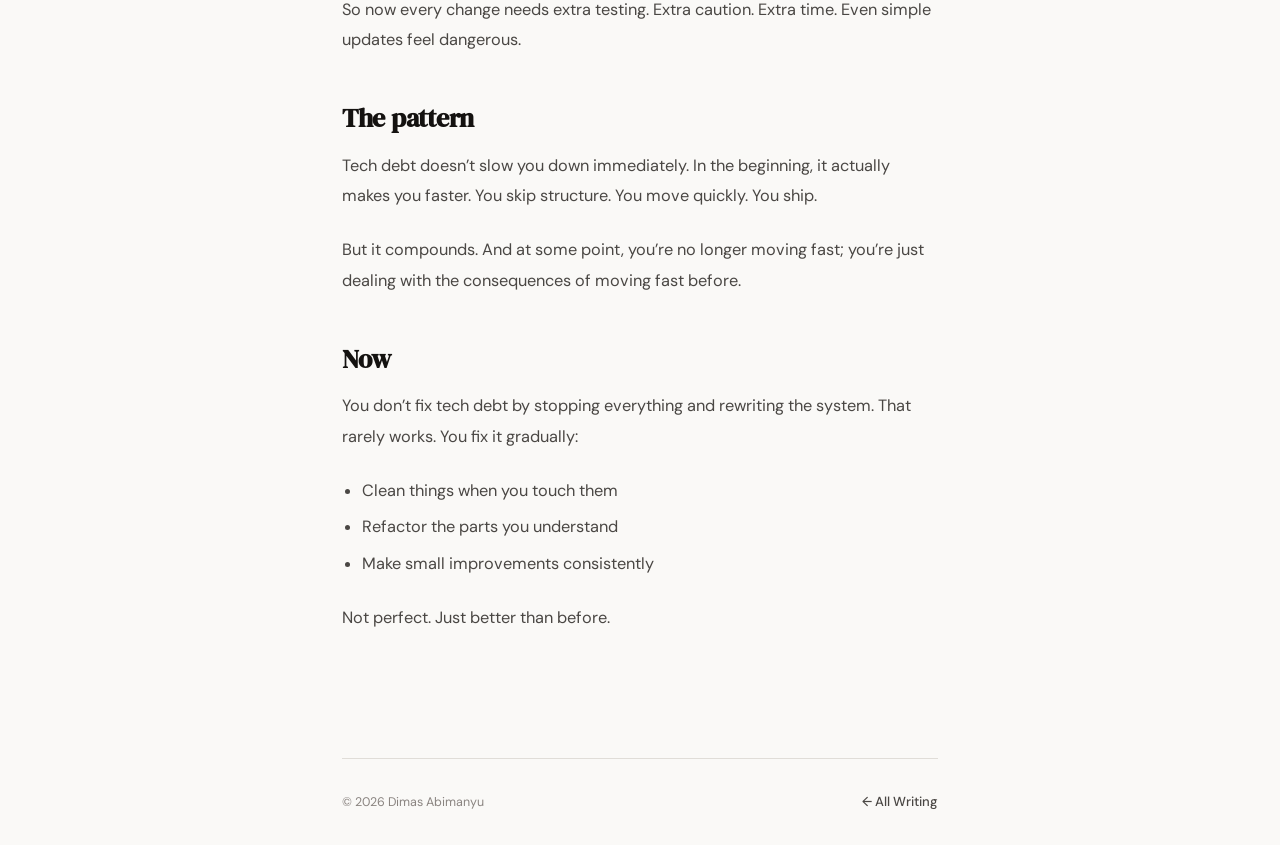
<file: articles/how-tech-debt-quietly-kills-speed.html>
<!doctype html>
<html lang="en">
  <head>
    <meta charset="UTF-8" />
    <meta name="viewport" content="width=device-width, initial-scale=1.0" />
    <title>How Tech Debt Quietly Kills Speed — Dimas Abimanyu</title>
    <link rel="preconnect" href="https://fonts.googleapis.com" />
    <link rel="preconnect" href="https://fonts.gstatic.com" crossorigin />
    <link
      href="https://fonts.googleapis.com/css2?family=DM+Serif+Display:ital@0;1&family=DM+Sans:ital,opsz,wght@0,9..40,300;0,9..40,400;0,9..40,500;1,9..40,300&display=swap"
      rel="stylesheet"
    />
    <style>
      *,
      *::before,
      *::after {
        box-sizing: border-box;
        margin: 0;
        padding: 0;
      }
      :root {
        --ink: #141210;
        --ink-muted: #4a4744;
        --ink-faint: #8a8480;
        --paper: #faf9f7;
        --paper-warm: #f2f0ec;
        --accent: #c96a3a;
        --accent-light: #f5ede7;
        --border: #e0ddd8;
        --font-display: "DM Serif Display", Georgia, serif;
        --font-body: "DM Sans", system-ui, sans-serif;
        --max-w: 660px;
        --gap: clamp(2.5rem, 6vw, 5rem);
      }
      html {
        scroll-behavior: smooth;
      }
      body {
        background: var(--paper);
        color: var(--ink);
        font-family: var(--font-body);
        font-size: 1rem;
        line-height: 1.7;
        font-weight: 400;
        -webkit-font-smoothing: antialiased;
      }
      ::-webkit-scrollbar {
        width: 4px;
      }
      ::-webkit-scrollbar-track {
        background: var(--paper);
      }
      ::-webkit-scrollbar-thumb {
        background: var(--ink-faint);
        border-radius: 2px;
      }

      /* NAV */
      nav {
        top: 0;
        left: 0;
        right: 0;
        z-index: 100;
        display: flex;
        align-items: center;
        justify-content: space-between;
        padding: 1.25rem clamp(1.5rem, 6vw, 4rem);
        background: rgba(250, 249, 247, 0.92);
        backdrop-filter: blur(12px);
        border-bottom: 1px solid var(--border);
      }
      .nav-logo {
        font-family: var(--font-display);
        font-size: 1.1rem;
        color: var(--ink);
        text-decoration: none;
      }
      .nav-back {
        font-size: 0.82rem;
        font-weight: 500;
        color: var(--ink-muted);
        text-decoration: none;
        display: flex;
        align-items: center;
        gap: 0.4rem;
        transition: color 0.2s;
      }
      .nav-back:hover {
        color: var(--accent);
      }

      .container {
        max-width: var(--max-w);
        margin: 0 auto;
        padding: 0 clamp(1.5rem, 6vw, 2rem);
      }

      /* ARTICLE HEADER */
      .article-header {
        padding-top: calc(var(--gap) + 2rem);
        padding-bottom: 3rem;
        border-bottom: 1px solid var(--border);
      }
      .article-tag {
        font-size: 0.72rem;
        font-weight: 600;
        letter-spacing: 0.12em;
        text-transform: uppercase;
        color: var(--accent);
        margin-bottom: 1.25rem;
        display: flex;
        align-items: center;
        gap: 0.75rem;
      }
      .article-tag::after {
        content: "";
        display: block;
        height: 1px;
        width: 40px;
        background: var(--accent);
        opacity: 0.4;
      }
      .article-title {
        font-family: var(--font-display);
        font-size: clamp(2rem, 6vw, 3.2rem);
        line-height: 1.1;
        letter-spacing: -0.02em;
        color: var(--ink);
        margin-bottom: 1.5rem;
      }
      .article-meta {
        display: flex;
        gap: 1.5rem;
        font-size: 0.8rem;
        color: var(--ink-faint);
        font-weight: 500;
      }
      .article-meta span {
        display: flex;
        align-items: center;
        gap: 0.35rem;
      }

      /* ARTICLE BODY */
      .article-body {
        padding: 3rem 0;
      }

      .article-body p {
        color: var(--ink-muted);
        font-size: 1.02rem;
        line-height: 1.85;
        margin-bottom: 1.5rem;
      }
      .article-body p:last-child {
        margin-bottom: 0;
      }

      .article-body h2 {
        font-family: var(--font-display);
        font-size: 1.65rem;
        line-height: 1.2;
        color: var(--ink);
        letter-spacing: -0.01em;
        margin: 3rem 0 1rem;
      }

      .article-body h3 {
        font-size: 1.05rem;
        font-weight: 600;
        color: var(--ink);
        margin: 2rem 0 0.6rem;
      }

      .article-body ul,
      .article-body ol {
        margin: 0 0 1.5rem 1.25rem;
        color: var(--ink-muted);
        font-size: 1.02rem;
        line-height: 1.85;
      }
      .article-body li {
        margin-bottom: 0.4rem;
      }

      .article-body blockquote {
        border-left: 3px solid var(--accent);
        margin: 2rem 0;
        padding: 1rem 1.5rem;
        background: var(--accent-light);
      }
      .article-body blockquote p {
        color: var(--ink);
        font-family: var(--font-display);
        font-style: italic;
        font-size: 1.1rem;
        line-height: 1.6;
        margin-bottom: 0;
      }

      .article-body code {
        font-family: "Courier New", monospace;
        font-size: 0.88rem;
        background: var(--paper-warm);
        border: 1px solid var(--border);
        padding: 0.1rem 0.4rem;
        border-radius: 2px;
        color: var(--ink);
      }

      .article-body pre {
        background: var(--ink);
        color: #f2f0ec;
        padding: 1.5rem;
        border-radius: 2px;
        overflow-x: auto;
        margin: 1.5rem 0;
        font-size: 0.88rem;
        line-height: 1.6;
      }
      .article-body pre code {
        background: none;
        border: none;
        padding: 0;
        color: inherit;
        font-size: inherit;
      }

      .article-body a {
        color: var(--accent);
        text-decoration: underline;
        text-decoration-thickness: 1px;
        text-underline-offset: 3px;
      }
      .article-body a:hover {
        text-decoration: none;
      }

      .article-body hr {
        border: none;
        border-top: 1px solid var(--border);
        margin: 3rem 0;
      }

      /* FOOTER */
      footer {
        padding: 2rem 0;
        display: flex;
        align-items: center;
        justify-content: space-between;
        border-top: 1px solid var(--border);
        margin-top: var(--gap);
      }
      .footer-copy {
        font-size: 0.78rem;
        color: var(--ink-faint);
      }
    </style>
  </head>
  <body>
    <nav>
      <a href="../index.html" class="nav-logo">Dimas Abimanyu</a>
      <a href="../blog.html" class="nav-back">← All Writing</a>
    </nav>

    <div class="article-header">
      <div class="container">
        <p class="article-tag">Engineering</p>
        <h1 class="article-title">How Tech Debt Quietly Kills Speed</h1>
        <div class="article-meta">
          <span>April 2026</span>
          <span>4 min read</span>
        </div>
      </div>
    </div>

    <div class="container">
      <article class="article-body">
        <p>
          At some point, everything feels slower. Not because the team got
          worse. Just… slower.
        </p>

        <p>
          Simple features take longer. Small changes feel risky. You hesitate
          before touching certain parts of the code. Nothing is obviously
          broken, but everything feels heavier.
        </p>

        <p>
          It usually starts small. A quick workaround. A messy function. Logic
          you don’t fully understand. But it works, so you leave it.
        </p>

        <p>Individually, it’s fine. Until it’s not.</p>

        <h3>Slower feature development</h3>
        <p>
          At first, adding a feature is straightforward. You know where things
          are. The logic is clear. Changes are predictable.
        </p>

        <p>
          Then over time, things stack up. One function depends on another. That
          depends on something else. You start tracing code just to understand
          what’s going on. What used to take 30 minutes now takes hours.
        </p>

        <p>Not because the feature is complex. Because the system is.</p>

        <h3>Fear of touching certain parts</h3>
        <p>Every codebase has that area. The one nobody wants to touch.</p>

        <p>
          You open the file and immediately feel it. Too many conditions,
          unclear naming, side effects everywhere. So you work around it. Add
          another layer. Another check. Another “temporary” fix.
        </p>

        <p>
          Because touching it feels risky. And slowly, that part becomes
          untouchable.
        </p>

        <h3>More bugs from small changes</h3>
        <p>This is where it gets worse.</p>

        <p>
          You make a small change. It looks safe. Then something else breaks.
          Because the code is tightly coupled. There are hidden assumptions. No
          one fully understands how everything connects anymore.
        </p>

        <p>
          So now every change needs extra testing. Extra caution. Extra time.
          Even simple updates feel dangerous.
        </p>

        <h2>The pattern</h2>
        <p>
          Tech debt doesn’t slow you down immediately. In the beginning, it
          actually makes you faster. You skip structure. You move quickly. You
          ship.
        </p>

        <p>
          But it compounds. And at some point, you’re no longer moving fast;
          you’re just dealing with the consequences of moving fast before.
        </p>

        <h2>Now</h2>
        <p>
          You don’t fix tech debt by stopping everything and rewriting the
          system. That rarely works. You fix it gradually:
        </p>

        <ul>
          <li>Clean things when you touch them</li>
          <li>Refactor the parts you understand</li>
          <li>Make small improvements consistently</li>
        </ul>

        <p>Not perfect. Just better than before.</p>
      </article>

      <footer>
        <span class="footer-copy">© 2026 Dimas Abimanyu</span>
        <a href="../blog.html" class="nav-back">← All Writing</a>
      </footer>
    </div>
  </body>
</html>
</file>
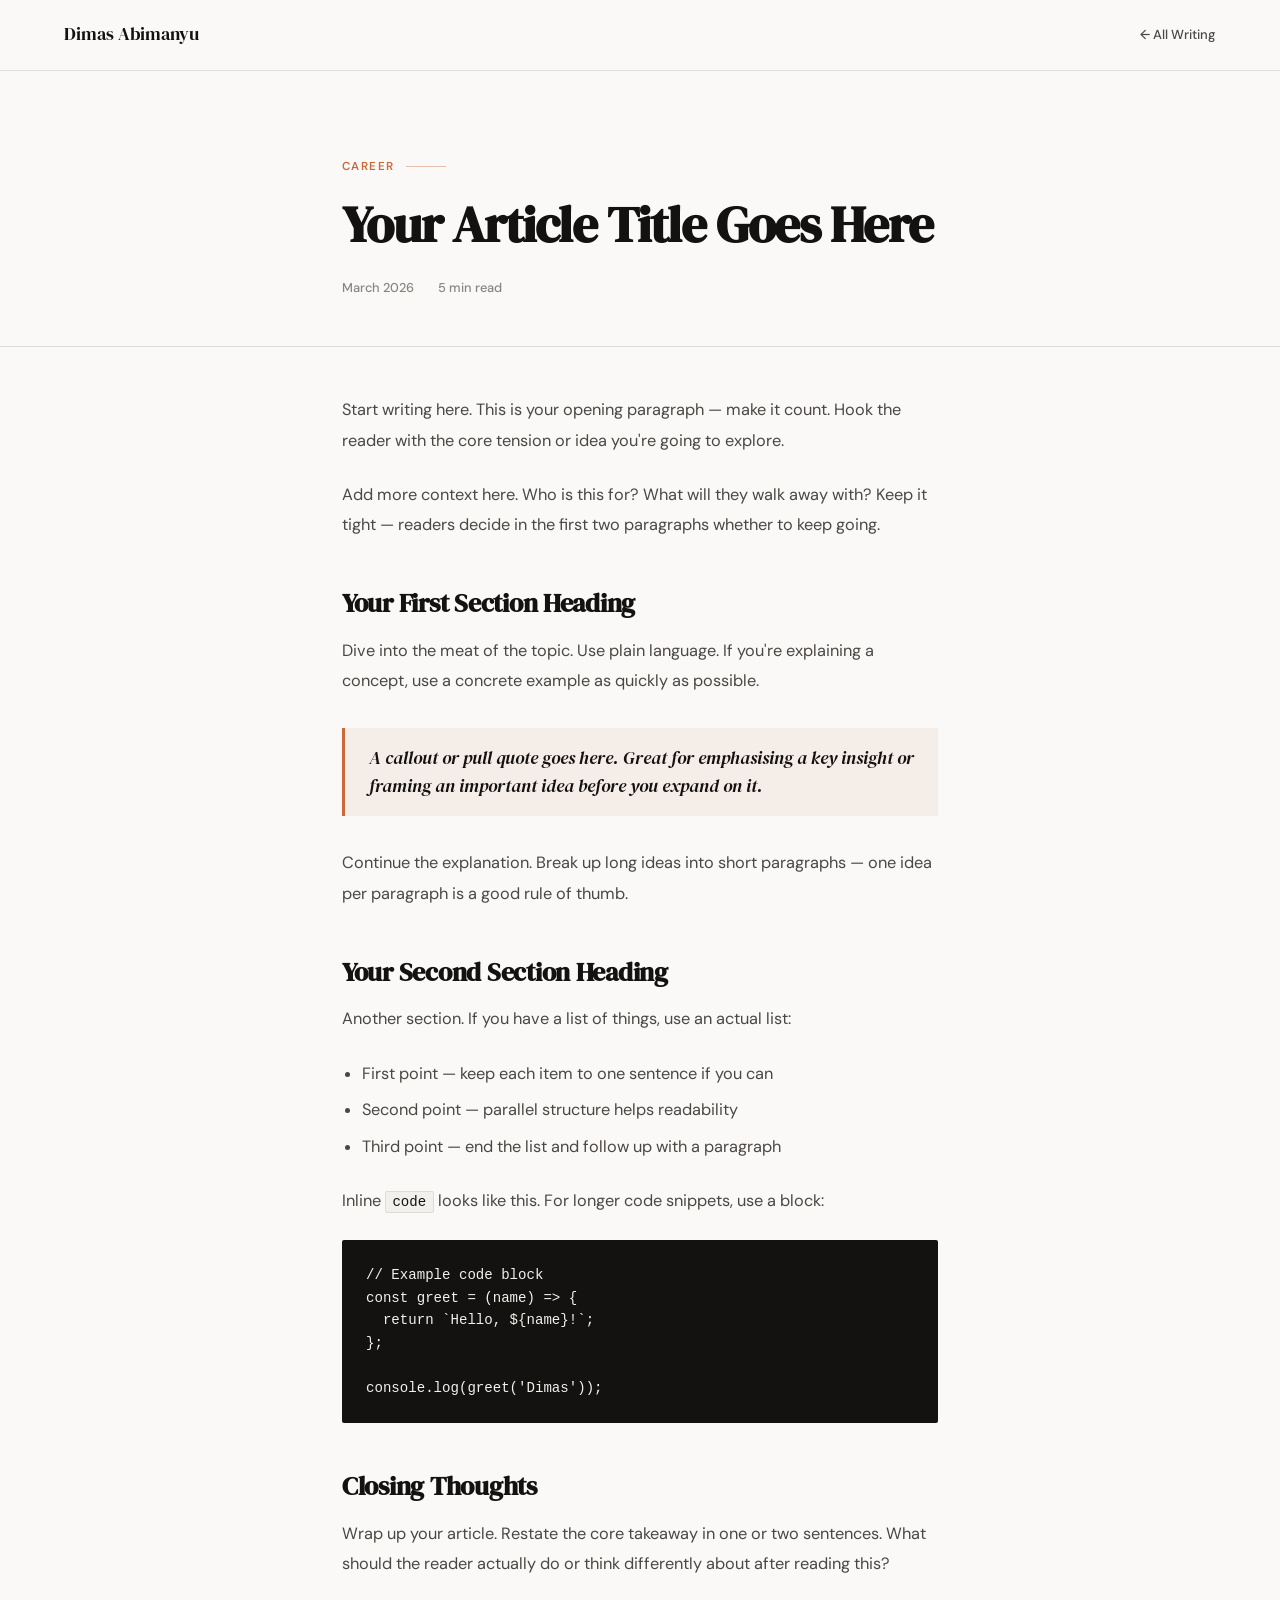
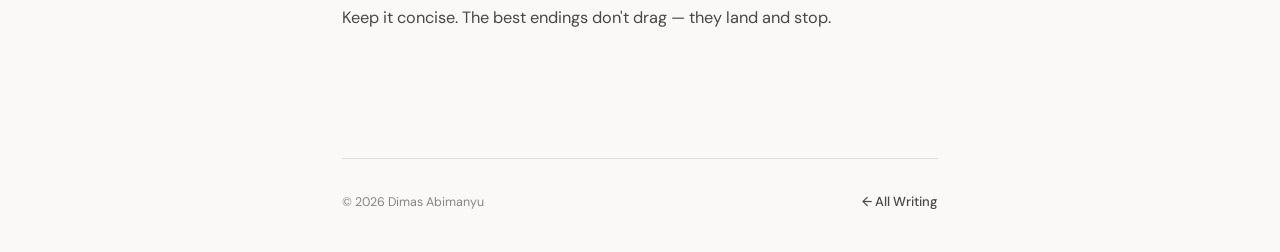
<file: articles/template.html>
<!doctype html>
<html lang="en">
  <head>
    <meta charset="UTF-8" />
    <meta name="viewport" content="width=device-width, initial-scale=1.0" />
    <!-- ✏️ UPDATE: page title -->
    <title>Article Title — Dimas Abimanyu</title>
    <link rel="preconnect" href="https://fonts.googleapis.com" />
    <link rel="preconnect" href="https://fonts.gstatic.com" crossorigin />
    <link
      href="https://fonts.googleapis.com/css2?family=DM+Serif+Display:ital@0;1&family=DM+Sans:ital,opsz,wght@0,9..40,300;0,9..40,400;0,9..40,500;1,9..40,300&display=swap"
      rel="stylesheet"
    />
    <style>
      *,
      *::before,
      *::after {
        box-sizing: border-box;
        margin: 0;
        padding: 0;
      }
      :root {
        --ink: #141210;
        --ink-muted: #4a4744;
        --ink-faint: #8a8480;
        --paper: #faf9f7;
        --paper-warm: #f2f0ec;
        --accent: #c96a3a;
        --accent-light: #f5ede7;
        --border: #e0ddd8;
        --font-display: "DM Serif Display", Georgia, serif;
        --font-body: "DM Sans", system-ui, sans-serif;
        --max-w: 660px;
        --gap: clamp(2.5rem, 6vw, 5rem);
      }
      html {
        scroll-behavior: smooth;
      }
      body {
        background: var(--paper);
        color: var(--ink);
        font-family: var(--font-body);
        font-size: 1rem;
        line-height: 1.7;
        font-weight: 400;
        -webkit-font-smoothing: antialiased;
      }
      ::-webkit-scrollbar {
        width: 4px;
      }
      ::-webkit-scrollbar-track {
        background: var(--paper);
      }
      ::-webkit-scrollbar-thumb {
        background: var(--ink-faint);
        border-radius: 2px;
      }

      /* NAV */
      nav {
        position: fixed;
        top: 0;
        left: 0;
        right: 0;
        z-index: 100;
        display: flex;
        align-items: center;
        justify-content: space-between;
        padding: 1.25rem clamp(1.5rem, 6vw, 4rem);
        background: rgba(250, 249, 247, 0.92);
        backdrop-filter: blur(12px);
        border-bottom: 1px solid var(--border);
      }
      .nav-logo {
        font-family: var(--font-display);
        font-size: 1.1rem;
        color: var(--ink);
        text-decoration: none;
      }
      .nav-back {
        font-size: 0.82rem;
        font-weight: 500;
        color: var(--ink-muted);
        text-decoration: none;
        display: flex;
        align-items: center;
        gap: 0.4rem;
        transition: color 0.2s;
      }
      .nav-back:hover {
        color: var(--accent);
      }

      .container {
        max-width: var(--max-w);
        margin: 0 auto;
        padding: 0 clamp(1.5rem, 6vw, 2rem);
      }

      /* ARTICLE HEADER */
      .article-header {
        padding-top: calc(var(--gap) + 5rem);
        padding-bottom: 3rem;
        border-bottom: 1px solid var(--border);
      }
      .article-tag {
        font-size: 0.72rem;
        font-weight: 600;
        letter-spacing: 0.12em;
        text-transform: uppercase;
        color: var(--accent);
        margin-bottom: 1.25rem;
        display: flex;
        align-items: center;
        gap: 0.75rem;
      }
      .article-tag::after {
        content: "";
        display: block;
        height: 1px;
        width: 40px;
        background: var(--accent);
        opacity: 0.4;
      }
      .article-title {
        font-family: var(--font-display);
        font-size: clamp(2rem, 6vw, 3.2rem);
        line-height: 1.1;
        letter-spacing: -0.02em;
        color: var(--ink);
        margin-bottom: 1.5rem;
      }
      .article-meta {
        display: flex;
        gap: 1.5rem;
        font-size: 0.8rem;
        color: var(--ink-faint);
        font-weight: 500;
      }
      .article-meta span {
        display: flex;
        align-items: center;
        gap: 0.35rem;
      }

      /* ARTICLE BODY */
      .article-body {
        padding: 3rem 0;
      }

      /* Typography — all your writing goes in here */
      .article-body p {
        color: var(--ink-muted);
        font-size: 1.02rem;
        line-height: 1.85;
        margin-bottom: 1.5rem;
      }
      .article-body p:last-child {
        margin-bottom: 0;
      }

      .article-body h2 {
        font-family: var(--font-display);
        font-size: 1.65rem;
        line-height: 1.2;
        color: var(--ink);
        letter-spacing: -0.01em;
        margin: 3rem 0 1rem;
      }

      .article-body h3 {
        font-size: 1.05rem;
        font-weight: 600;
        color: var(--ink);
        margin: 2rem 0 0.6rem;
      }

      .article-body ul,
      .article-body ol {
        margin: 0 0 1.5rem 1.25rem;
        color: var(--ink-muted);
        font-size: 1.02rem;
        line-height: 1.85;
      }
      .article-body li {
        margin-bottom: 0.4rem;
      }

      .article-body blockquote {
        border-left: 3px solid var(--accent);
        margin: 2rem 0;
        padding: 1rem 1.5rem;
        background: var(--accent-light);
      }
      .article-body blockquote p {
        color: var(--ink);
        font-family: var(--font-display);
        font-style: italic;
        font-size: 1.1rem;
        line-height: 1.6;
        margin-bottom: 0;
      }

      .article-body code {
        font-family: "Courier New", monospace;
        font-size: 0.88rem;
        background: var(--paper-warm);
        border: 1px solid var(--border);
        padding: 0.1rem 0.4rem;
        border-radius: 2px;
        color: var(--ink);
      }

      .article-body pre {
        background: var(--ink);
        color: #f2f0ec;
        padding: 1.5rem;
        border-radius: 2px;
        overflow-x: auto;
        margin: 1.5rem 0;
        font-size: 0.88rem;
        line-height: 1.6;
      }
      .article-body pre code {
        background: none;
        border: none;
        padding: 0;
        color: inherit;
        font-size: inherit;
      }

      .article-body a {
        color: var(--accent);
        text-decoration: underline;
        text-decoration-thickness: 1px;
        text-underline-offset: 3px;
      }
      .article-body a:hover {
        text-decoration: none;
      }

      /* DIVIDER */
      .article-body hr {
        border: none;
        border-top: 1px solid var(--border);
        margin: 3rem 0;
      }

      /* CLOSING BIO */
      .author-card {
        display: flex;
        gap: 1.25rem;
        align-items: start;
        padding: 1.75rem;
        background: var(--paper-warm);
        border: 1px solid var(--border);
        margin-top: 3rem;
      }
      .author-avatar {
        width: 44px;
        height: 44px;
        border-radius: 50%;
        background: var(--ink);
        display: flex;
        align-items: center;
        justify-content: center;
        color: var(--paper);
        font-family: var(--font-display);
        font-size: 1rem;
        flex-shrink: 0;
      }
      .author-name {
        font-size: 0.9rem;
        font-weight: 600;
        color: var(--ink);
        margin-bottom: 0.2rem;
      }
      .author-bio {
        font-size: 0.83rem;
        color: var(--ink-muted);
        line-height: 1.6;
      }
      .author-bio a {
        color: var(--accent);
        text-decoration: none;
        font-weight: 500;
      }
      .author-bio a:hover {
        text-decoration: underline;
      }

      /* FOOTER */
      footer {
        padding: 2rem 0;
        display: flex;
        align-items: center;
        justify-content: space-between;
        border-top: 1px solid var(--border);
        margin-top: var(--gap);
      }
      .footer-copy {
        font-size: 0.78rem;
        color: var(--ink-faint);
      }
    </style>
  </head>
  <body>
    <nav>
      <a href="../index.html" class="nav-logo">Dimas Abimanyu</a>
      <a href="../blog.html" class="nav-back">← All Writing</a>
    </nav>

    <div class="article-header">
      <div class="container">
        <!-- ✏️ UPDATE: tag label -->
        <p class="article-tag">Career</p>
        <!-- ✏️ UPDATE: article title -->
        <h1 class="article-title">Your Article Title Goes Here</h1>
        <div class="article-meta">
          <!-- ✏️ UPDATE: date and read time -->
          <span>March 2026</span>
          <span>5 min read</span>
        </div>
      </div>
    </div>

    <div class="container">
      <article class="article-body">
        <!--
        =====================================================================
        ✏️ WRITE YOUR ARTICLE BELOW.

        Available elements:
          <p>          — paragraph (main body text)
          <h2>         — section heading
          <h3>         — sub-heading
          <ul> / <ol>  — bullet or numbered list
          <li>         — list item
          <blockquote><p> — pull quote / highlighted callout
          <code>       — inline code  e.g. <code>const x = 1</code>
          <pre><code>  — code block (multi-line)
          <a href="">  — link
          <hr>         — horizontal rule / section break
        =====================================================================
      -->

        <p>
          Start writing here. This is your opening paragraph — make it count.
          Hook the reader with the core tension or idea you're going to explore.
        </p>

        <p>
          Add more context here. Who is this for? What will they walk away with?
          Keep it tight — readers decide in the first two paragraphs whether to
          keep going.
        </p>

        <h2>Your First Section Heading</h2>

        <p>
          Dive into the meat of the topic. Use plain language. If you're
          explaining a concept, use a concrete example as quickly as possible.
        </p>

        <blockquote>
          <p>
            A callout or pull quote goes here. Great for emphasising a key
            insight or framing an important idea before you expand on it.
          </p>
        </blockquote>

        <p>
          Continue the explanation. Break up long ideas into short paragraphs —
          one idea per paragraph is a good rule of thumb.
        </p>

        <h2>Your Second Section Heading</h2>

        <p>
          Another section. If you have a list of things, use an actual list:
        </p>

        <ul>
          <li>First point — keep each item to one sentence if you can</li>
          <li>Second point — parallel structure helps readability</li>
          <li>Third point — end the list and follow up with a paragraph</li>
        </ul>

        <p>
          Inline <code>code</code> looks like this. For longer code snippets,
          use a block:
        </p>

        <pre><code>// Example code block
const greet = (name) => {
  return `Hello, ${name}!`;
};

console.log(greet('Dimas'));</code></pre>

        <h2>Closing Thoughts</h2>

        <p>
          Wrap up your article. Restate the core takeaway in one or two
          sentences. What should the reader actually do or think differently
          about after reading this?
        </p>

        <p>
          Keep it concise. The best endings don't drag — they land and stop.
        </p>

        <!-- <hr />

        <div class="author-card">
          <div class="author-avatar">D</div>
          <div>
            <p class="author-name">Dimas Abimanyu</p>
            <p class="author-bio">
              Software engineer from Indonesia building web products and writing
              about the real experience of working in tech. Find me on
              <a href="https://twitter.com/dimasabimanyu">Twitter</a> or
              <a href="https://linkedin.com/in/dimasabimanyu">LinkedIn</a>.
            </p>
          </div>
        </div> -->
      </article>

      <footer>
        <span class="footer-copy">© 2026 Dimas Abimanyu</span>
        <a href="../blog.html" class="nav-back">← All Writing</a>
      </footer>
    </div>
  </body>
</html>
</file>
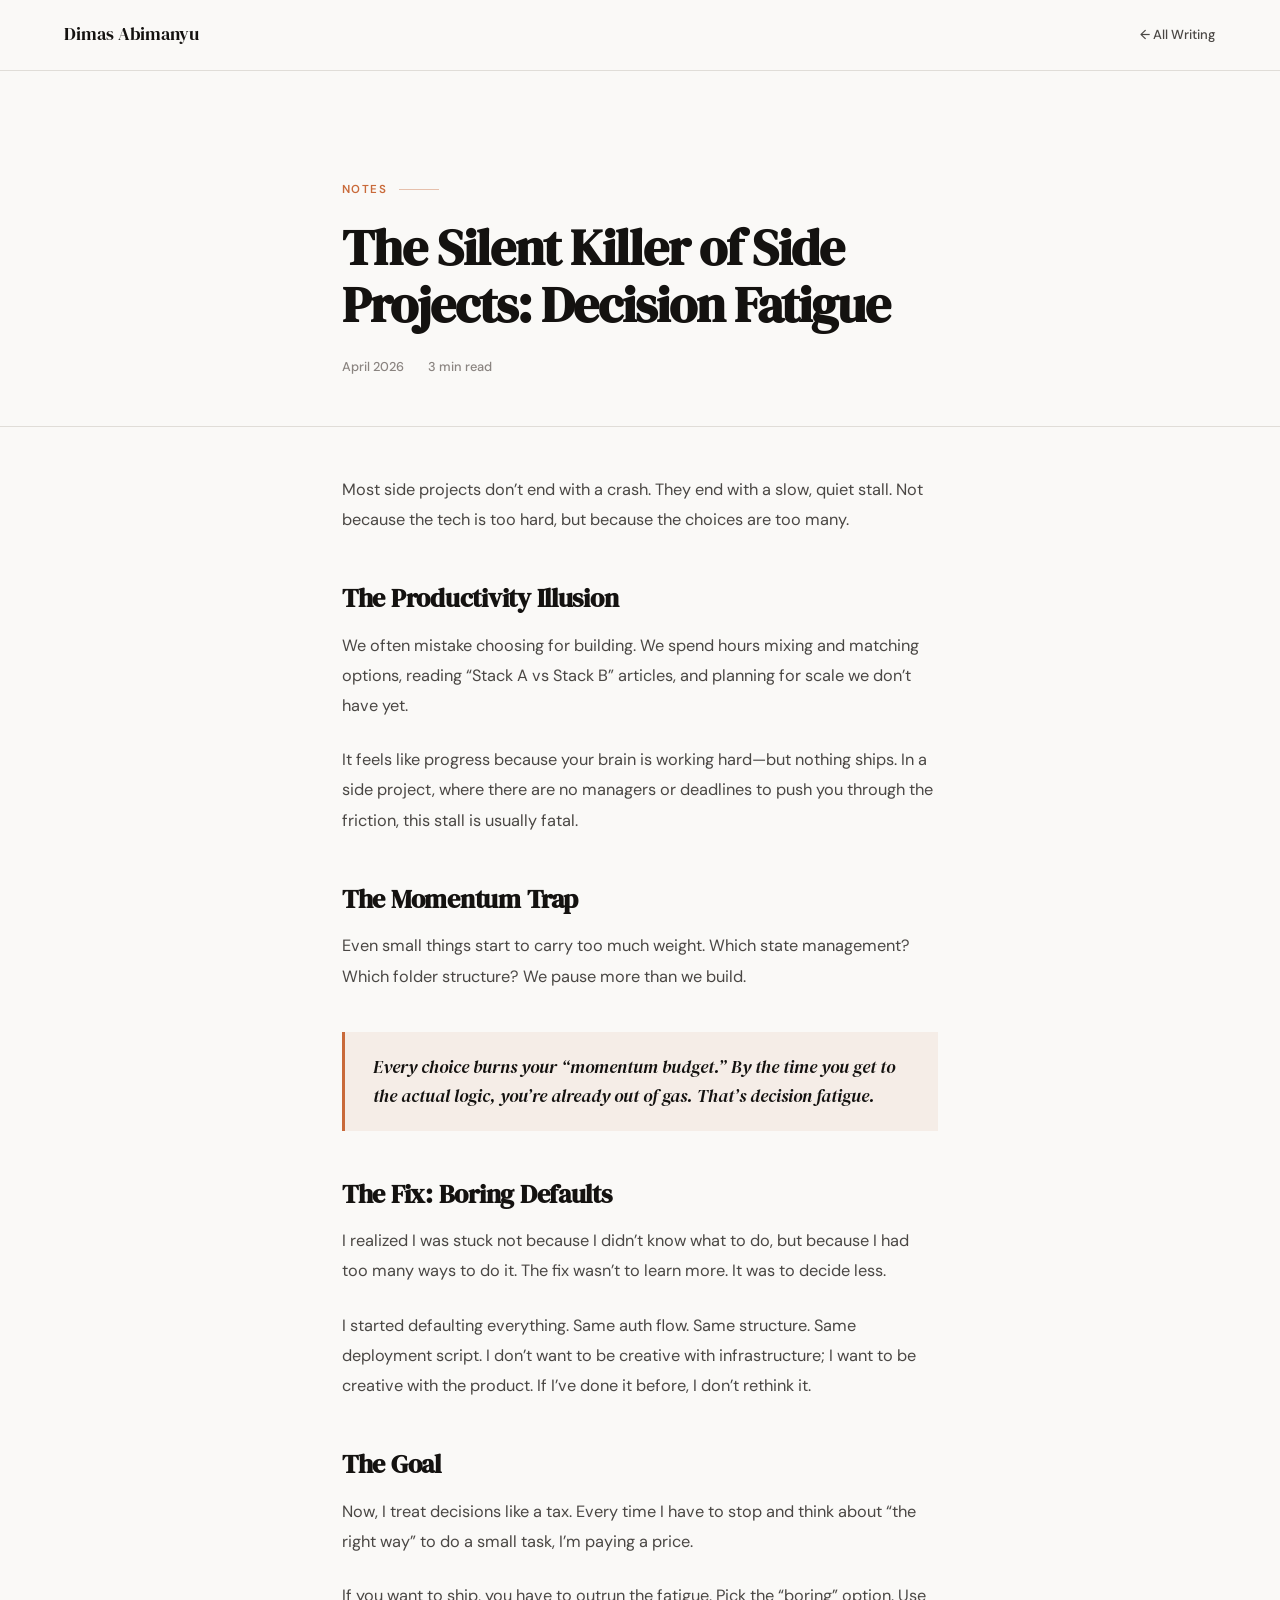
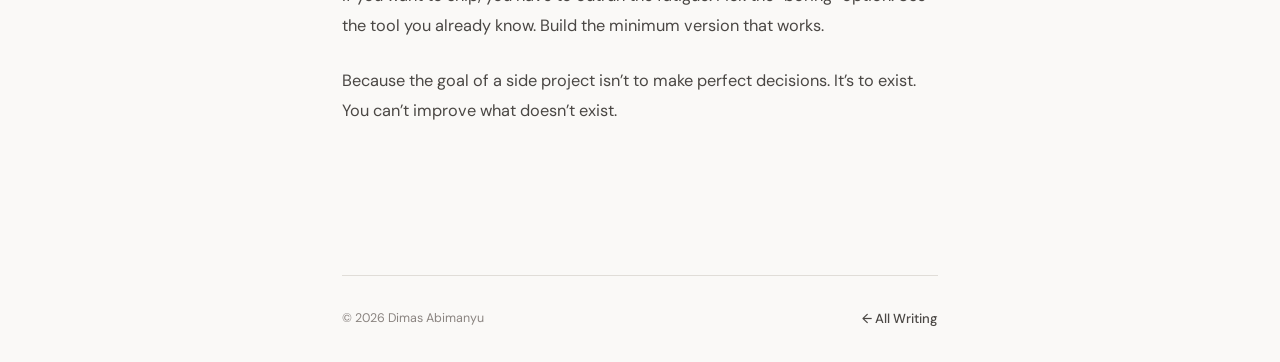
<file: articles/the-silent-killer-of-side-projects.html>
<!doctype html>
<html lang="en">
  <head>
    <meta charset="UTF-8" />
    <meta name="viewport" content="width=device-width, initial-scale=1.0" />
    <title>The Silent Killer of Side Projects: Decision Fatigue — Dimas Abimanyu</title>
    <link rel="preconnect" href="https://fonts.googleapis.com" />
    <link rel="preconnect" href="https://fonts.gstatic.com" crossorigin />
    <link
      href="https://fonts.googleapis.com/css2?family=DM+Serif+Display:ital@0;1&family=DM+Sans:ital,opsz,wght@0,9..40,300;0,9..40,400;0,9..40,500;1,9..40,300&display=swap"
      rel="stylesheet"
    />
    <style>
      *,
      *::before,
      *::after {
        box-sizing: border-box;
        margin: 0;
        padding: 0;
      }
      :root {
        --ink: #141210;
        --ink-muted: #4a4744;
        --ink-faint: #8a8480;
        --paper: #faf9f7;
        --paper-warm: #f2f0ec;
        --accent: #c96a3a;
        --accent-light: #f5ede7;
        --border: #e0ddd8;
        --font-display: "DM Serif Display", Georgia, serif;
        --font-body: "DM Sans", system-ui, sans-serif;
        --max-w: 660px;
        --gap: clamp(2.5rem, 6vw, 5rem);
      }
      html {
        scroll-behavior: smooth;
      }
      body {
        background: var(--paper);
        color: var(--ink);
        font-family: var(--font-body);
        font-size: 1rem;
        line-height: 1.7;
        font-weight: 400;
        -webkit-font-smoothing: antialiased;
      }
      ::-webkit-scrollbar {
        width: 4px;
      }
      ::-webkit-scrollbar-track {
        background: var(--paper);
      }
      ::-webkit-scrollbar-thumb {
        background: var(--ink-faint);
        border-radius: 2px;
      }

      /* NAV */
      nav {
        top: 0;
        left: 0;
        right: 0;
        z-index: 100;
        display: flex;
        align-items: center;
        justify-content: space-between;
        padding: 1.25rem clamp(1.5rem, 6vw, 4rem);
        background: rgba(250, 249, 247, 0.92);
        backdrop-filter: blur(12px);
        border-bottom: 1px solid var(--border);
      }
      .nav-logo {
        font-family: var(--font-display);
        font-size: 1.1rem;
        color: var(--ink);
        text-decoration: none;
      }
      .nav-back {
        font-size: 0.82rem;
        font-weight: 500;
        color: var(--ink-muted);
        text-decoration: none;
        display: flex;
        align-items: center;
        gap: 0.4rem;
        transition: color 0.2s;
      }
      .nav-back:hover {
        color: var(--accent);
      }

      .container {
        max-width: var(--max-w);
        margin: 0 auto;
        padding: 0 clamp(1.5rem, 6vw, 2rem);
      }

      /* ARTICLE HEADER */
      .article-header {
        padding-top: calc(var(--gap) + 2rem);
        padding-bottom: 3rem;
        border-bottom: 1px solid var(--border);
      }
      .article-tag {
        font-size: 0.72rem;
        font-weight: 600;
        letter-spacing: 0.12em;
        text-transform: uppercase;
        color: var(--accent);
        margin-bottom: 1.25rem;
        display: flex;
        align-items: center;
        gap: 0.75rem;
      }
      .article-tag::after {
        content: "";
        display: block;
        height: 1px;
        width: 40px;
        background: var(--accent);
        opacity: 0.4;
      }
      .article-title {
        font-family: var(--font-display);
        font-size: clamp(2rem, 6vw, 3.2rem);
        line-height: 1.1;
        letter-spacing: -0.02em;
        color: var(--ink);
        margin-bottom: 1.5rem;
      }
      .article-meta {
        display: flex;
        gap: 1.5rem;
        font-size: 0.8rem;
        color: var(--ink-faint);
        font-weight: 500;
      }

      /* ARTICLE BODY */
      .article-body {
        padding: 3rem 0;
      }
      .article-body p {
        color: var(--ink-muted);
        font-size: 1.02rem;
        line-height: 1.85;
        margin-bottom: 1.5rem;
      }
      .article-body h2 {
        font-family: var(--font-display);
        font-size: 1.65rem;
        line-height: 1.2;
        color: var(--ink);
        letter-spacing: -0.01em;
        margin: 3rem 0 1rem;
      }
      .article-body blockquote {
        border-left: 3px solid var(--accent);
        margin: 2.5rem 0;
        padding: 1.25rem 1.75rem;
        background: var(--accent-light);
      }
      .article-body blockquote p {
        color: var(--ink);
        font-family: var(--font-display);
        font-style: italic;
        font-size: 1.15rem;
        line-height: 1.6;
        margin-bottom: 0;
      }

      /* FOOTER */
      footer {
        padding: 2rem 0;
        display: flex;
        align-items: center;
        justify-content: space-between;
        border-top: 1px solid var(--border);
        margin-top: var(--gap);
      }
      .footer-copy {
        font-size: 0.78rem;
        color: var(--ink-faint);
      }
    </style>
  </head>
  <body>
    <nav>
      <a href="../index.html" class="nav-logo">Dimas Abimanyu</a>
      <a href="../blog.html" class="nav-back">← All Writing</a>
    </nav>

    <div class="article-header">
      <div class="container">
        <p class="article-tag">Notes</p>
        <h1 class="article-title">The Silent Killer of Side Projects: Decision Fatigue</h1>
        <div class="article-meta">
          <span>April 2026</span>
          <span>3 min read</span>
        </div>
      </div>
    </div>

    <div class="container">
      <article class="article-body">
        <p>
          Most side projects don’t end with a crash. They end with a slow, quiet stall. 
          Not because the tech is too hard, but because the choices are too many.
        </p>

        <h2>The Productivity Illusion</h2>
        <p>
          We often mistake choosing for building. We spend hours mixing and matching options, reading “Stack A vs Stack B” articles, and planning for scale we don’t have yet.
        </p>
        <p>
          It feels like progress because your brain is working hard—but nothing ships. In a side project, where there are no managers or deadlines to push you through the friction, this stall is usually fatal.
        </p>

        <h2>The Momentum Trap</h2>
        <p>
          Even small things start to carry too much weight. Which state management? Which folder structure? We pause more than we build.
        </p>
        
        <blockquote>
          <p>
            Every choice burns your “momentum budget.” By the time you get to the actual logic, you’re already out of gas. That’s decision fatigue.
          </p>
        </blockquote>

        <h2>The Fix: Boring Defaults</h2>
        <p>
          I realized I was stuck not because I didn’t know what to do, but because I had too many ways to do it. The fix wasn’t to learn more. It was to decide less.
        </p>
        <p>
          I started defaulting everything. Same auth flow. Same structure. Same deployment script. I don’t want to be creative with infrastructure; I want to be creative with the product. If I’ve done it before, I don’t rethink it.
        </p>

        <h2>The Goal</h2>
        <p>
          Now, I treat decisions like a tax. Every time I have to stop and think about “the right way” to do a small task, I’m paying a price.
        </p>
        <p>
          If you want to ship, you have to outrun the fatigue. Pick the “boring” option. Use the tool you already know. Build the minimum version that works.
        </p>
        <p>
          Because the goal of a side project isn’t to make perfect decisions. It’s to exist. You can’t improve what doesn’t exist.
        </p>
      </article>

      <footer>
        <span class="footer-copy">© 2026 Dimas Abimanyu</span>
        <a href="../blog.html" class="nav-back">← All Writing</a>
      </footer>
    </div>
  </body>
</html>
</file>
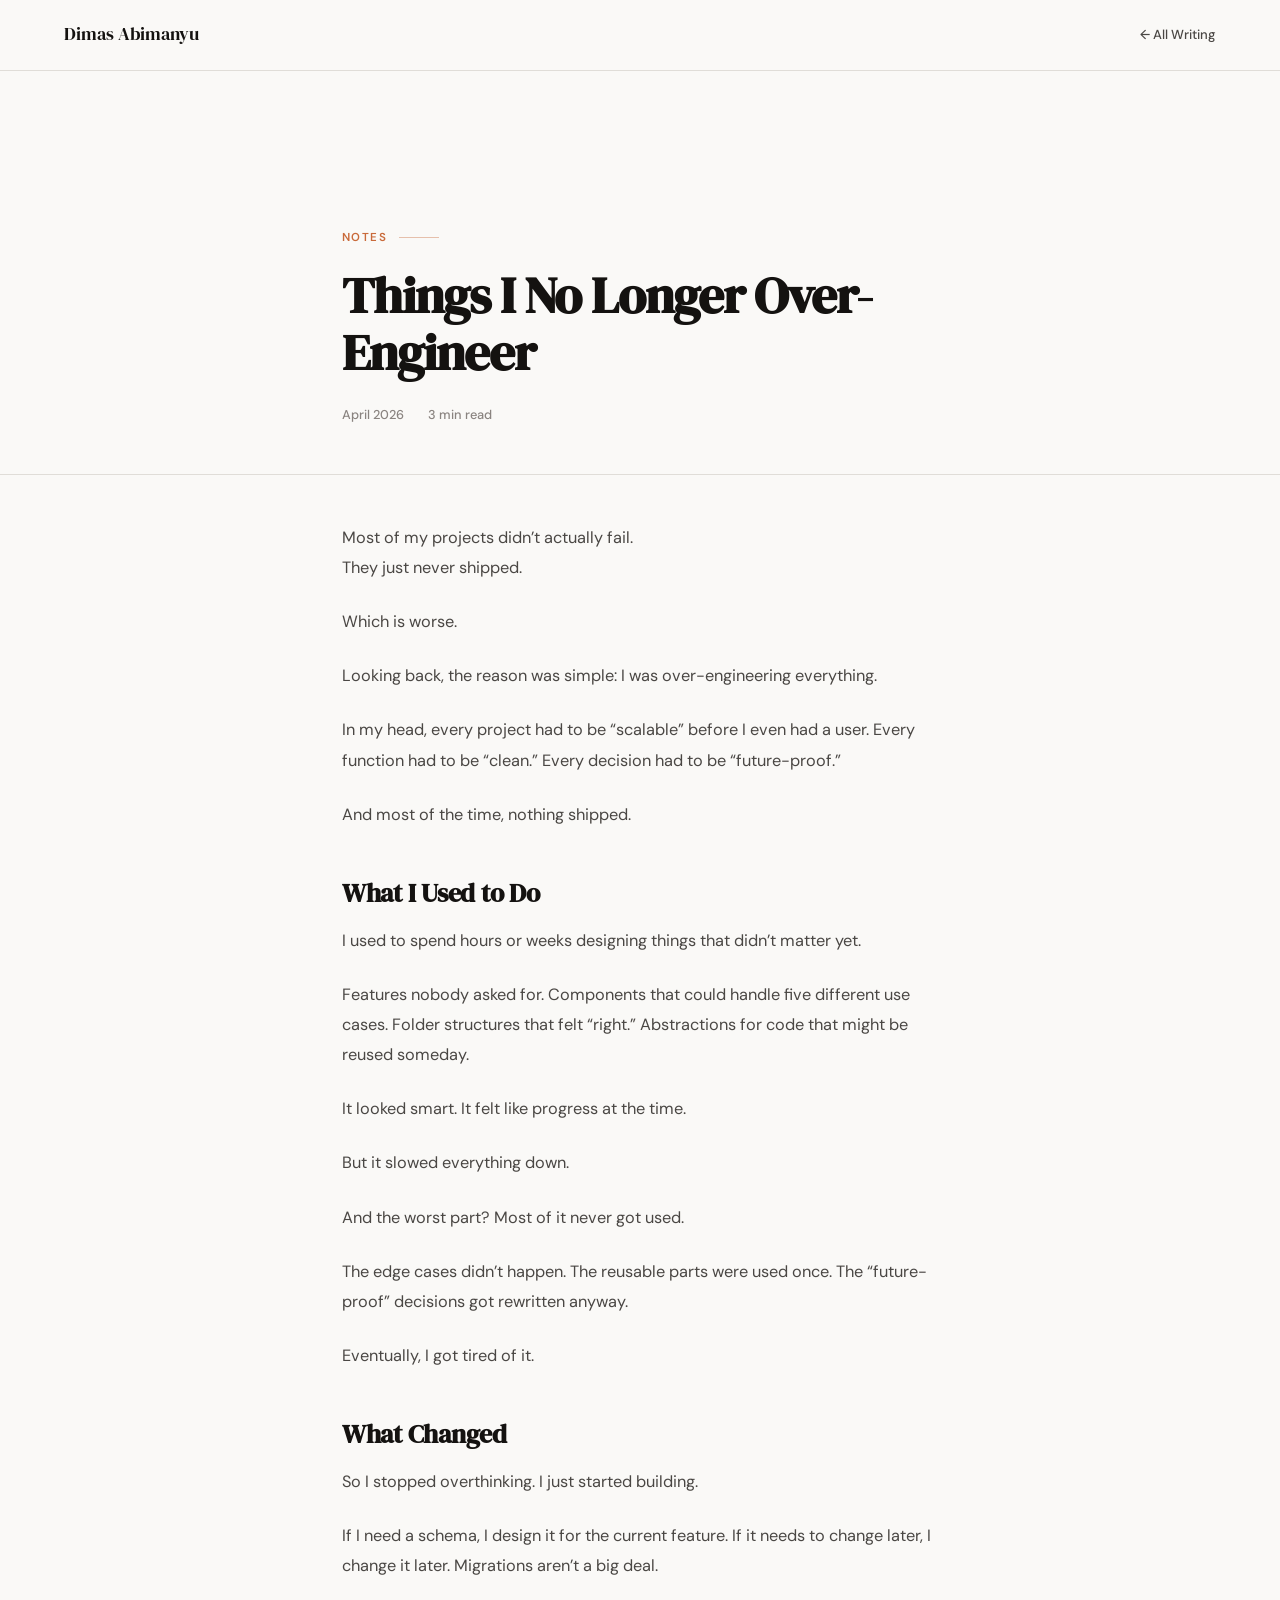
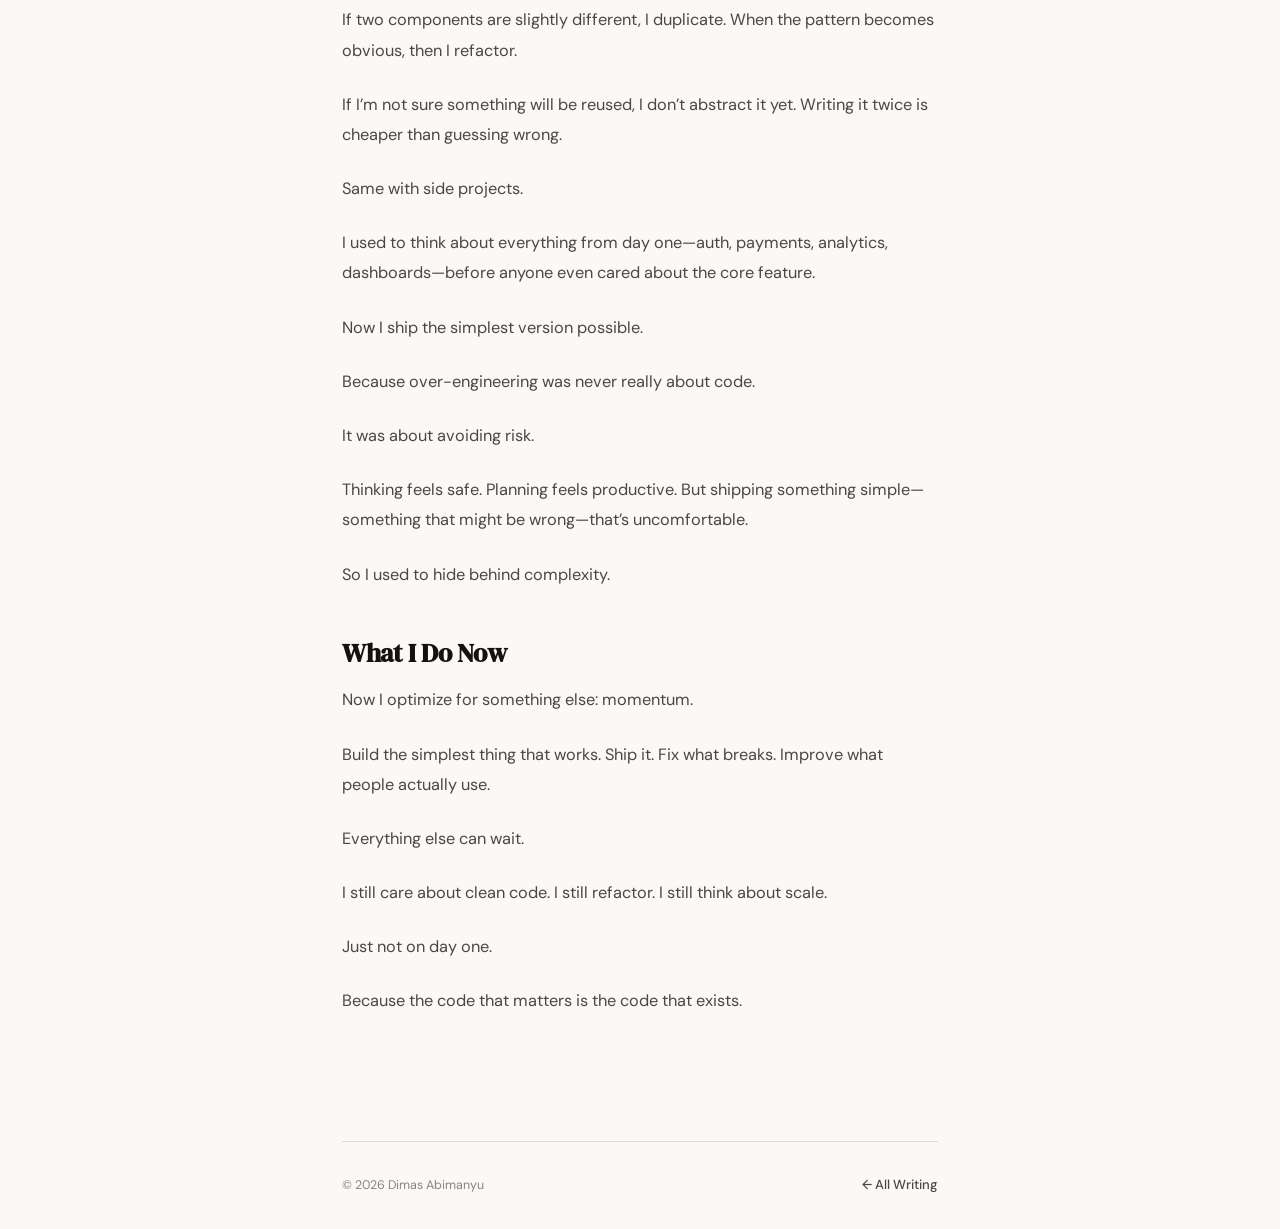
<file: articles/things-i-no-longer-over-engineer.html>
<!doctype html>
<html lang="en">
  <head>
    <meta charset="UTF-8" />
    <meta name="viewport" content="width=device-width, initial-scale=1.0" />
    <title>Things I No Longer Over-Engineer — Dimas Abimanyu</title>
    <link rel="preconnect" href="https://fonts.googleapis.com" />
    <link rel="preconnect" href="https://fonts.gstatic.com" crossorigin />
    <link
      href="https://fonts.googleapis.com/css2?family=DM+Serif+Display:ital@0;1&family=DM+Sans:ital,opsz,wght@0,9..40,300;0,9..40,400;0,9..40,500;1,9..40,300&display=swap"
      rel="stylesheet"
    />
    <style>
      *,
      *::before,
      *::after {
        box-sizing: border-box;
        margin: 0;
        padding: 0;
      }
      :root {
        --ink: #141210;
        --ink-muted: #4a4744;
        --ink-faint: #8a8480;
        --paper: #faf9f7;
        --paper-warm: #f2f0ec;
        --accent: #c96a3a;
        --accent-light: #f5ede7;
        --border: #e0ddd8;
        --font-display: "DM Serif Display", Georgia, serif;
        --font-body: "DM Sans", system-ui, sans-serif;
        --max-w: 660px;
        --gap: clamp(2.5rem, 6vw, 5rem);
      }
      html {
        scroll-behavior: smooth;
      }
      body {
        background: var(--paper);
        color: var(--ink);
        font-family: var(--font-body);
        font-size: 1rem;
        line-height: 1.7;
        font-weight: 400;
        -webkit-font-smoothing: antialiased;
      }
      ::-webkit-scrollbar {
        width: 4px;
      }
      ::-webkit-scrollbar-track {
        background: var(--paper);
      }
      ::-webkit-scrollbar-thumb {
        background: var(--ink-faint);
        border-radius: 2px;
      }

      /* NAV */
      nav {
        /* position: fixed; */
        top: 0;
        left: 0;
        right: 0;
        z-index: 100;
        display: flex;
        align-items: center;
        justify-content: space-between;
        padding: 1.25rem clamp(1.5rem, 6vw, 4rem);
        background: rgba(250, 249, 247, 0.92);
        backdrop-filter: blur(12px);
        border-bottom: 1px solid var(--border);
      }
      .nav-logo {
        font-family: var(--font-display);
        font-size: 1.1rem;
        color: var(--ink);
        text-decoration: none;
      }
      .nav-back {
        font-size: 0.82rem;
        font-weight: 500;
        color: var(--ink-muted);
        text-decoration: none;
        display: flex;
        align-items: center;
        gap: 0.4rem;
        transition: color 0.2s;
      }
      .nav-back:hover {
        color: var(--accent);
      }

      .container {
        max-width: var(--max-w);
        margin: 0 auto;
        padding: 0 clamp(1.5rem, 6vw, 2rem);
      }

      /* ARTICLE HEADER */
      .article-header {
        padding-top: calc(var(--gap) + 5rem);
        padding-bottom: 3rem;
        border-bottom: 1px solid var(--border);
      }
      .article-tag {
        font-size: 0.72rem;
        font-weight: 600;
        letter-spacing: 0.12em;
        text-transform: uppercase;
        color: var(--accent);
        margin-bottom: 1.25rem;
        display: flex;
        align-items: center;
        gap: 0.75rem;
      }
      .article-tag::after {
        content: "";
        display: block;
        height: 1px;
        width: 40px;
        background: var(--accent);
        opacity: 0.4;
      }
      .article-title {
        font-family: var(--font-display);
        font-size: clamp(2rem, 6vw, 3.2rem);
        line-height: 1.1;
        letter-spacing: -0.02em;
        color: var(--ink);
        margin-bottom: 1.5rem;
      }
      .article-meta {
        display: flex;
        gap: 1.5rem;
        font-size: 0.8rem;
        color: var(--ink-faint);
        font-weight: 500;
      }
      .article-meta span {
        display: flex;
        align-items: center;
        gap: 0.35rem;
      }

      /* ARTICLE BODY */
      .article-body {
        padding: 3rem 0;
      }

      /* Typography — all your writing goes in here */
      .article-body p {
        color: var(--ink-muted);
        font-size: 1.02rem;
        line-height: 1.85;
        margin-bottom: 1.5rem;
      }
      .article-body p:last-child {
        margin-bottom: 0;
      }

      .article-body h2 {
        font-family: var(--font-display);
        font-size: 1.65rem;
        line-height: 1.2;
        color: var(--ink);
        letter-spacing: -0.01em;
        margin: 3rem 0 1rem;
      }

      .article-body h3 {
        font-size: 1.05rem;
        font-weight: 600;
        color: var(--ink);
        margin: 2rem 0 0.6rem;
      }

      .article-body ul,
      .article-body ol {
        margin: 0 0 1.5rem 1.25rem;
        color: var(--ink-muted);
        font-size: 1.02rem;
        line-height: 1.85;
      }
      .article-body li {
        margin-bottom: 0.4rem;
      }

      .article-body blockquote {
        border-left: 3px solid var(--accent);
        margin: 2rem 0;
        padding: 1rem 1.5rem;
        background: var(--accent-light);
      }
      .article-body blockquote p {
        color: var(--ink);
        font-family: var(--font-display);
        font-style: italic;
        font-size: 1.1rem;
        line-height: 1.6;
        margin-bottom: 0;
      }

      .article-body code {
        font-family: "Courier New", monospace;
        font-size: 0.88rem;
        background: var(--paper-warm);
        border: 1px solid var(--border);
        padding: 0.1rem 0.4rem;
        border-radius: 2px;
        color: var(--ink);
      }

      .article-body pre {
        background: var(--ink);
        color: #f2f0ec;
        padding: 1.5rem;
        border-radius: 2px;
        overflow-x: auto;
        margin: 1.5rem 0;
        font-size: 0.88rem;
        line-height: 1.6;
      }
      .article-body pre code {
        background: none;
        border: none;
        padding: 0;
        color: inherit;
        font-size: inherit;
      }

      .article-body a {
        color: var(--accent);
        text-decoration: underline;
        text-decoration-thickness: 1px;
        text-underline-offset: 3px;
      }
      .article-body a:hover {
        text-decoration: none;
      }

      /* DIVIDER */
      .article-body hr {
        border: none;
        border-top: 1px solid var(--border);
        margin: 3rem 0;
      }

      /* CLOSING BIO */
      .author-card {
        display: flex;
        gap: 1.25rem;
        align-items: start;
        padding: 1.75rem;
        background: var(--paper-warm);
        border: 1px solid var(--border);
        margin-top: 3rem;
      }
      .author-avatar {
        width: 44px;
        height: 44px;
        border-radius: 50%;
        background: var(--ink);
        display: flex;
        align-items: center;
        justify-content: center;
        color: var(--paper);
        font-family: var(--font-display);
        font-size: 1rem;
        flex-shrink: 0;
      }
      .author-name {
        font-size: 0.9rem;
        font-weight: 600;
        color: var(--ink);
        margin-bottom: 0.2rem;
      }
      .author-bio {
        font-size: 0.83rem;
        color: var(--ink-muted);
        line-height: 1.6;
      }
      .author-bio a {
        color: var(--accent);
        text-decoration: none;
        font-weight: 500;
      }
      .author-bio a:hover {
        text-decoration: underline;
      }

      /* FOOTER */
      footer {
        padding: 2rem 0;
        display: flex;
        align-items: center;
        justify-content: space-between;
        border-top: 1px solid var(--border);
        margin-top: var(--gap);
      }
      .footer-copy {
        font-size: 0.78rem;
        color: var(--ink-faint);
      }
    </style>
  </head>
  <body>
    <nav>
      <a href="../index.html" class="nav-logo">Dimas Abimanyu</a>
      <a href="../blog.html" class="nav-back">← All Writing</a>
    </nav>

    <div class="article-header">
      <div class="container">
        <p class="article-tag">Notes</p>
        <h1 class="article-title">Things I No Longer Over-Engineer</h1>
        <div class="article-meta">
          <span>April 2026</span>
          <span>3 min read</span>
        </div>
      </div>
    </div>

    <div class="container">
      <article class="article-body">
        <p>
          Most of my projects didn’t actually fail.<br />They just never
          shipped.
        </p>

        <p>Which is worse.</p>

        <p>
          Looking back, the reason was simple: I was over-engineering
          everything.
        </p>

        <p>
          In my head, every project had to be “scalable” before I even had a
          user. Every function had to be “clean.” Every decision had to be
          “future-proof.”
        </p>

        <p>And most of the time, nothing shipped.</p>

        <h2>What I Used to Do</h2>

        <p>
          I used to spend hours or weeks designing things that didn’t matter
          yet.
        </p>

        <p>
          Features nobody asked for. Components that could handle five different
          use cases. Folder structures that felt “right.” Abstractions for code
          that might be reused someday.
        </p>

        <p>It looked smart. It felt like progress at the time.</p>

        <p>But it slowed everything down.</p>

        <p>And the worst part? Most of it never got used.</p>

        <p>
          The edge cases didn’t happen. The reusable parts were used once. The
          “future-proof” decisions got rewritten anyway.
        </p>

        <p>Eventually, I got tired of it.</p>

        <h2>What Changed</h2>

        <p>So I stopped overthinking. I just started building.</p>

        <p>
          If I need a schema, I design it for the current feature. If it needs
          to change later, I change it later. Migrations aren’t a big deal.
        </p>

        <p>
          If two components are slightly different, I duplicate. When the
          pattern becomes obvious, then I refactor.
        </p>

        <p>
          If I’m not sure something will be reused, I don’t abstract it yet.
          Writing it twice is cheaper than guessing wrong.
        </p>

        <p>Same with side projects.</p>

        <p>
          I used to think about everything from day one—auth, payments,
          analytics, dashboards—before anyone even cared about the core feature.
        </p>

        <p>Now I ship the simplest version possible.</p>

        <p>Because over-engineering was never really about code.</p>

        <p>It was about avoiding risk.</p>

        <p>
          Thinking feels safe. Planning feels productive. But shipping something
          simple—something that might be wrong—that’s uncomfortable.
        </p>

        <p>So I used to hide behind complexity.</p>

        <h2>What I Do Now</h2>

        <p>Now I optimize for something else: momentum.</p>

        <p>
          Build the simplest thing that works. Ship it. Fix what breaks. Improve
          what people actually use.
        </p>

        <p>Everything else can wait.</p>

        <p>
          I still care about clean code. I still refactor. I still think about
          scale.
        </p>

        <p>Just not on day one.</p>

        <p>Because the code that matters is the code that exists.</p>
      </article>

      <footer>
        <span class="footer-copy">© 2026 Dimas Abimanyu</span>
        <a href="../blog.html" class="nav-back">← All Writing</a>
      </footer>
    </div>
  </body>
</html>
</file>
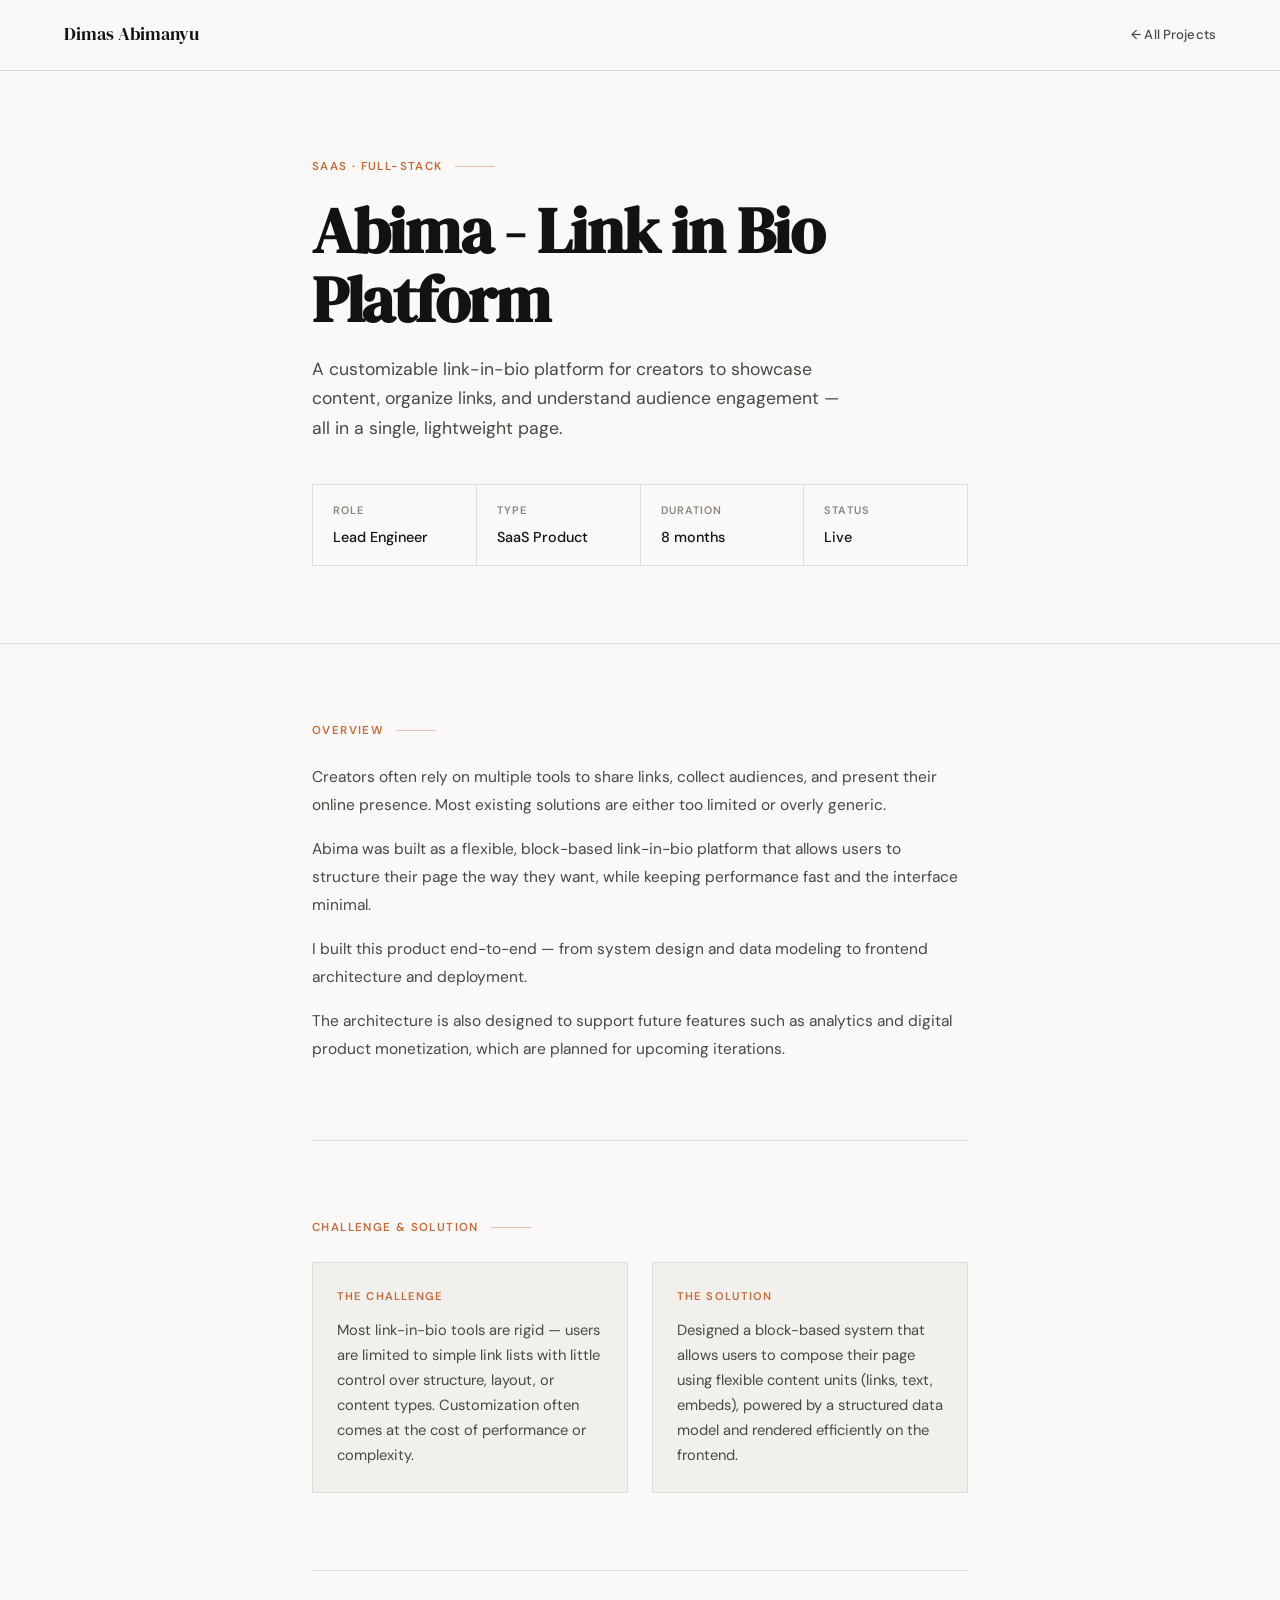
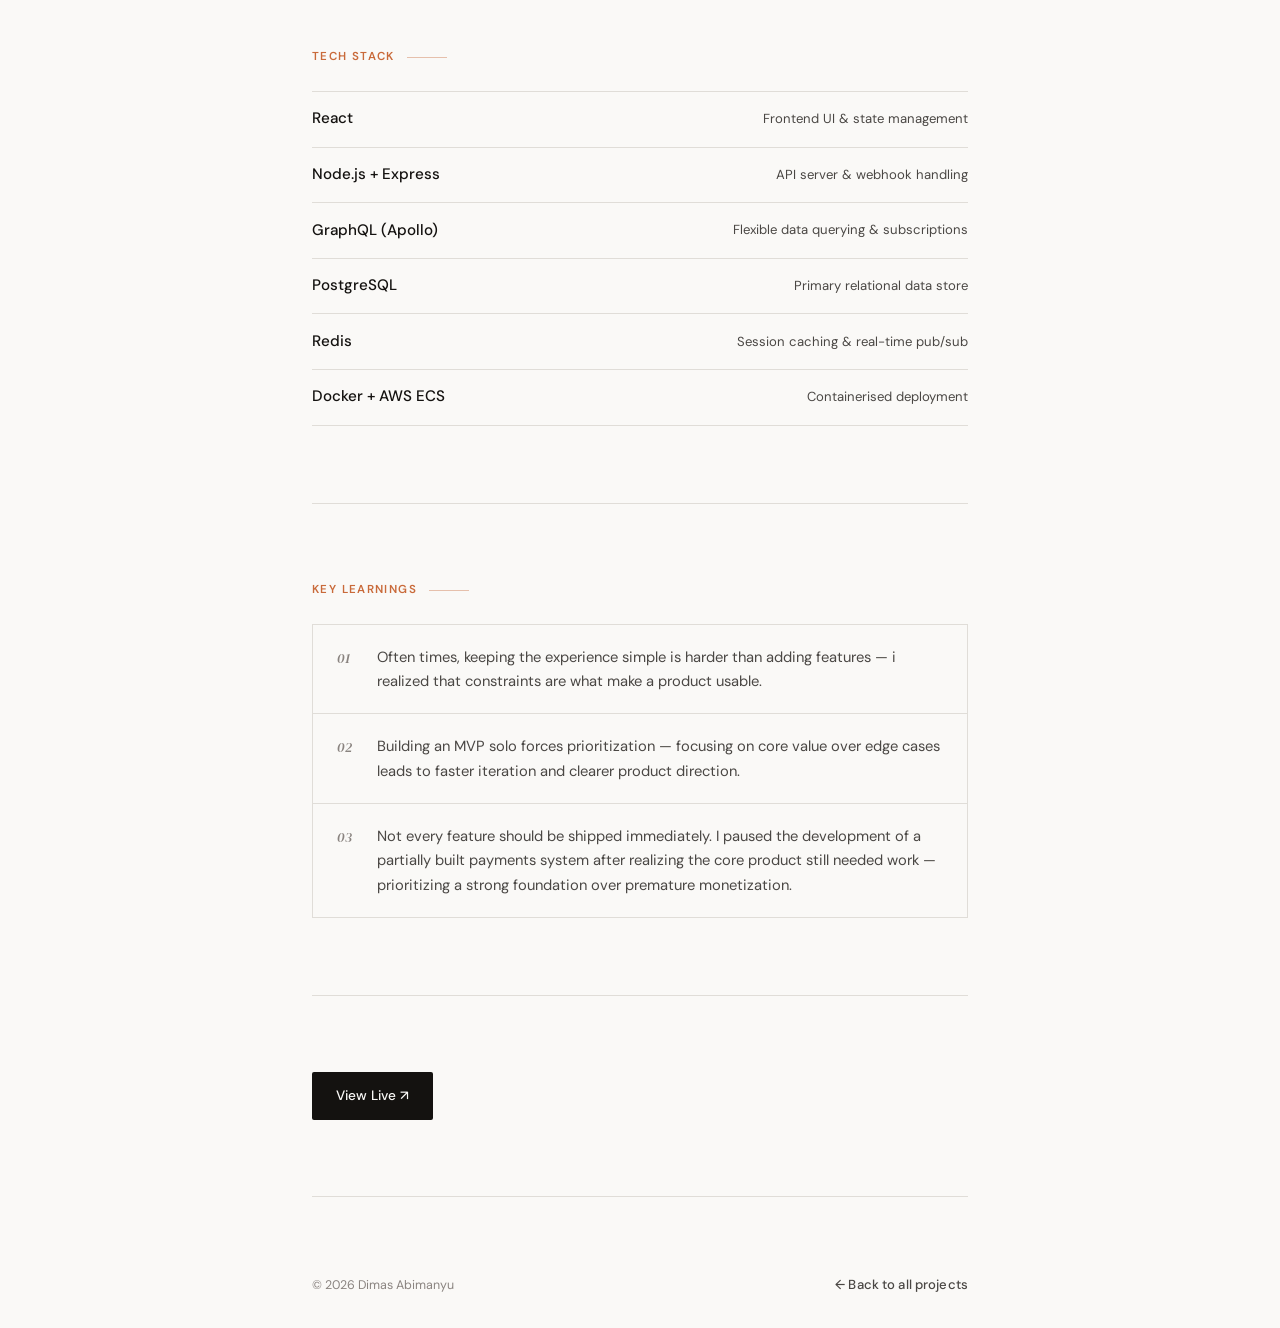
<file: projects/abima.html>
<!doctype html>
<html lang="en">
  <head>
    <meta charset="UTF-8" />
    <meta name="viewport" content="width=device-width, initial-scale=1.0" />
    <title>Developer Tools SaaS — Dimas Abimanyu</title>
    <link rel="preconnect" href="https://fonts.googleapis.com" />
    <link rel="preconnect" href="https://fonts.gstatic.com" crossorigin />
    <link
      href="https://fonts.googleapis.com/css2?family=DM+Serif+Display:ital@0;1&family=DM+Sans:ital,opsz,wght@0,9..40,300;0,9..40,400;0,9..40,500;1,9..40,300&display=swap"
      rel="stylesheet"
    />
    <style>
      *,
      *::before,
      *::after {
        box-sizing: border-box;
        margin: 0;
        padding: 0;
      }
      :root {
        --ink: #141210;
        --ink-muted: #4a4744;
        --ink-faint: #8a8480;
        --paper: #faf9f7;
        --paper-warm: #f2f0ec;
        --accent: #c96a3a;
        --accent-light: #f5ede7;
        --border: #e0ddd8;
        --font-display: "DM Serif Display", Georgia, serif;
        --font-body: "DM Sans", system-ui, sans-serif;
        --max-w: 720px;
        --gap: clamp(2.5rem, 6vw, 5rem);
      }
      html {
        scroll-behavior: smooth;
      }
      body {
        background: var(--paper);
        color: var(--ink);
        font-family: var(--font-body);
        font-size: 1rem;
        line-height: 1.7;
        font-weight: 400;
        -webkit-font-smoothing: antialiased;
      }
      ::-webkit-scrollbar {
        width: 4px;
      }
      ::-webkit-scrollbar-track {
        background: var(--paper);
      }
      ::-webkit-scrollbar-thumb {
        background: var(--ink-faint);
        border-radius: 2px;
      }

      /* NAV */
      nav {
        position: fixed;
        top: 0;
        left: 0;
        right: 0;
        z-index: 100;
        display: flex;
        align-items: center;
        justify-content: space-between;
        padding: 1.25rem clamp(1.5rem, 6vw, 4rem);
        background: rgba(250, 249, 247, 0.92);
        backdrop-filter: blur(12px);
        border-bottom: 1px solid var(--border);
      }
      .nav-logo {
        font-family: var(--font-display);
        font-size: 1.1rem;
        color: var(--ink);
        text-decoration: none;
      }
      .nav-back {
        font-size: 0.82rem;
        font-weight: 500;
        color: var(--ink-muted);
        text-decoration: none;
        display: flex;
        align-items: center;
        gap: 0.4rem;
        transition: color 0.2s;
        letter-spacing: 0.01em;
      }
      .nav-back:hover {
        color: var(--accent);
      }

      .container {
        max-width: var(--max-w);
        margin: 0 auto;
        padding: 0 clamp(1.5rem, 6vw, 2rem);
      }

      /* HERO */
      .project-hero {
        padding-top: calc(var(--gap) + 5rem);
        padding-bottom: var(--gap);
        border-bottom: 1px solid var(--border);
      }
      .project-category {
        font-size: 0.72rem;
        font-weight: 600;
        letter-spacing: 0.12em;
        text-transform: uppercase;
        color: var(--accent);
        margin-bottom: 1.25rem;
        display: flex;
        align-items: center;
        gap: 0.75rem;
      }
      .project-category::after {
        content: "";
        display: block;
        height: 1px;
        width: 40px;
        background: var(--accent);
        opacity: 0.4;
      }
      .project-title {
        font-family: var(--font-display);
        font-size: clamp(2.2rem, 7vw, 4rem);
        line-height: 1.08;
        letter-spacing: -0.02em;
        color: var(--ink);
        margin-bottom: 1.25rem;
      }
      .project-tagline {
        font-size: 1.1rem;
        color: var(--ink-muted);
        max-width: 540px;
        line-height: 1.7;
        margin-bottom: 2.5rem;
      }

      /* META BAR */
      .meta-bar {
        display: flex;
        flex-wrap: wrap;
        gap: 0;
        border: 1px solid var(--border);
        margin-bottom: 0;
      }
      .meta-item {
        flex: 1;
        min-width: 140px;
        padding: 1rem 1.25rem;
        border-right: 1px solid var(--border);
      }
      .meta-item:last-child {
        border-right: none;
      }
      .meta-label {
        font-size: 0.68rem;
        font-weight: 600;
        letter-spacing: 0.1em;
        text-transform: uppercase;
        color: var(--ink-faint);
        margin-bottom: 0.3rem;
      }
      .meta-value {
        font-size: 0.9rem;
        color: var(--ink);
        font-weight: 500;
      }

      /* CONTENT SECTIONS */
      .section {
        padding: var(--gap) 0;
        border-bottom: 1px solid var(--border);
      }
      .section:last-of-type {
        border-bottom: none;
      }
      .section-label {
        font-size: 0.72rem;
        font-weight: 600;
        letter-spacing: 0.12em;
        text-transform: uppercase;
        color: var(--accent);
        margin-bottom: 1.5rem;
        display: flex;
        align-items: center;
        gap: 0.75rem;
      }
      .section-label::after {
        content: "";
        display: block;
        height: 1px;
        width: 40px;
        background: var(--accent);
        opacity: 0.4;
      }
      .section-heading {
        font-family: var(--font-display);
        font-size: 1.5rem;
        color: var(--ink);
        margin-bottom: 1rem;
        line-height: 1.2;
      }
      .prose {
        color: var(--ink-muted);
        font-size: 0.97rem;
        line-height: 1.8;
      }
      .prose p {
        margin-bottom: 1rem;
      }
      .prose p:last-child {
        margin-bottom: 0;
      }

      /* CHALLENGE/SOLUTION */
      .cs-grid {
        display: grid;
        grid-template-columns: 1fr 1fr;
        gap: 1.5rem;
      }
      .cs-card {
        padding: 1.5rem;
        background: var(--paper-warm);
        border: 1px solid var(--border);
      }
      .cs-card-label {
        font-size: 0.7rem;
        font-weight: 600;
        letter-spacing: 0.1em;
        text-transform: uppercase;
        color: var(--accent);
        margin-bottom: 0.75rem;
      }
      .cs-card-text {
        font-size: 0.92rem;
        color: var(--ink-muted);
        line-height: 1.7;
      }

      /* OUTCOMES */
      .outcomes-grid {
        display: grid;
        grid-template-columns: repeat(3, 1fr);
        gap: 1px;
        background: var(--border);
        border: 1px solid var(--border);
      }
      .outcome-item {
        background: var(--paper);
        padding: 1.5rem 1.25rem;
      }
      .outcome-number {
        font-family: var(--font-display);
        font-size: 2rem;
        color: var(--ink);
        line-height: 1;
        margin-bottom: 0.4rem;
      }
      .outcome-number em {
        font-style: italic;
        color: var(--accent);
      }
      .outcome-label {
        font-size: 0.82rem;
        color: var(--ink-muted);
        line-height: 1.5;
      }

      /* STACK */
      .stack-list {
        display: flex;
        flex-direction: column;
        gap: 0;
      }
      .stack-row {
        display: flex;
        align-items: center;
        justify-content: space-between;
        padding: 0.9rem 0;
        border-bottom: 1px solid var(--border);
      }
      .stack-row:first-child {
        border-top: 1px solid var(--border);
      }
      .stack-name {
        font-size: 0.95rem;
        font-weight: 500;
        color: var(--ink);
      }
      .stack-role {
        font-size: 0.82rem;
        color: var(--ink-muted);
      }

      /* LEARNINGS */
      .learnings-list {
        display: flex;
        flex-direction: column;
        gap: 1px;
        background: var(--border);
        border: 1px solid var(--border);
      }
      .learning-item {
        background: var(--paper);
        padding: 1.25rem 1.5rem;
        display: flex;
        gap: 1rem;
        align-items: start;
      }
      .learning-num {
        font-family: var(--font-display);
        font-style: italic;
        font-size: 0.9rem;
        color: var(--ink-faint);
        min-width: 1.5rem;
        padding-top: 0.05rem;
      }
      .learning-text {
        font-size: 0.92rem;
        color: var(--ink-muted);
        line-height: 1.65;
      }

      /* LINKS */
      .project-links {
        display: flex;
        gap: 1rem;
        flex-wrap: wrap;
        padding-top: var(--gap);
      }
      .btn {
        display: inline-flex;
        align-items: center;
        gap: 0.5rem;
        padding: 0.75rem 1.5rem;
        font-family: var(--font-body);
        font-size: 0.85rem;
        font-weight: 500;
        text-decoration: none;
        border-radius: 2px;
        transition: all 0.2s;
        cursor: pointer;
        border: none;
      }
      .btn-primary {
        background: var(--ink);
        color: var(--paper);
      }
      .btn-primary:hover {
        background: var(--accent);
      }
      .btn-outline {
        background: transparent;
        color: var(--ink);
        border: 1px solid var(--border);
      }
      .btn-outline:hover {
        border-color: var(--ink);
      }

      /* FOOTER NAV */
      .project-footer {
        padding: var(--gap) 0 2rem;
        display: flex;
        align-items: center;
        justify-content: space-between;
        border-top: 1px solid var(--border);
        margin-top: var(--gap);
      }
      .footer-copy {
        font-size: 0.78rem;
        color: var(--ink-faint);
      }

      @media (max-width: 600px) {
        .cs-grid {
          grid-template-columns: 1fr;
        }
        .outcomes-grid {
          grid-template-columns: 1fr 1fr;
        }
        .meta-bar {
          flex-direction: column;
        }
        .meta-item {
          border-right: none;
          border-bottom: 1px solid var(--border);
        }
        .meta-item:last-child {
          border-bottom: none;
        }
      }
    </style>
  </head>
  <body>
    <nav>
      <a href="../index.html" class="nav-logo">Dimas Abimanyu</a>
      <a href="../index.html" class="nav-back">← All Projects</a>
    </nav>

    <!-- KRATOS: INSERT IMAGES OF THE APP -->

    <!-- KRATOS: INSERT DEMO ACCOUNT AND DEMO VIDEO -->

    <!-- KRATOS: INSERT USER RESULT PAGE -->

    <div class="project-hero">
      <div class="container">
        <p class="project-category">SaaS · Full-stack</p>
        <h1 class="project-title">Abima - Link in Bio Platform</h1>
        <p class="project-tagline">
          A customizable link-in-bio platform for creators to showcase content,
          organize links, and understand audience engagement — all in a single,
          lightweight page.
        </p>
        <div class="meta-bar">
          <div class="meta-item">
            <p class="meta-label">Role</p>
            <p class="meta-value">Lead Engineer</p>
          </div>
          <div class="meta-item">
            <p class="meta-label">Type</p>
            <p class="meta-value">SaaS Product</p>
          </div>
          <div class="meta-item">
            <p class="meta-label">Duration</p>
            <p class="meta-value">8 months</p>
          </div>
          <div class="meta-item">
            <p class="meta-label">Status</p>
            <p class="meta-value">Live</p>
          </div>
        </div>
      </div>
    </div>

    <div class="container">
      <div class="section">
        <p class="section-label">Overview</p>
        <div class="prose">
          <p>
            Creators often rely on multiple tools to share links, collect
            audiences, and present their online presence. Most existing
            solutions are either too limited or overly generic.
          </p>
          <p>
            Abima was built as a flexible, block-based link-in-bio platform that
            allows users to structure their page the way they want, while
            keeping performance fast and the interface minimal.
          </p>
          <p>
            I built this product end-to-end — from system design and data
            modeling to frontend architecture and deployment.
          </p>
          <p>
            The architecture is also designed to support future features such as
            analytics and digital product monetization, which are planned for
            upcoming iterations.
          </p>
        </div>
      </div>

      <div class="section">
        <p class="section-label">Challenge & Solution</p>
        <div class="cs-grid">
          <div class="cs-card">
            <p class="cs-card-label">The Challenge</p>
            <p class="cs-card-text">
              Most link-in-bio tools are rigid — users are limited to simple
              link lists with little control over structure, layout, or content
              types. Customization often comes at the cost of performance or
              complexity.
            </p>
          </div>
          <div class="cs-card">
            <p class="cs-card-label">The Solution</p>
            <p class="cs-card-text">
              Designed a block-based system that allows users to compose their
              page using flexible content units (links, text, embeds), powered
              by a structured data model and rendered efficiently on the
              frontend.
            </p>
          </div>
        </div>
      </div>

      <!-- <div class="section">
        <p class="section-label">Outcomes</p>
        <div class="outcomes-grid">
          <div class="outcome-item">
            <p class="outcome-number"><em>~40%</em></p>
            <p class="outcome-label">
              Reduction in status update meetings reported by beta teams
            </p>
          </div>
          <div class="outcome-item">
            <p class="outcome-number"><em>3×</em></p>
            <p class="outcome-label">
              Faster onboarding for new team members joining mid-sprint
            </p>
          </div>
          <div class="outcome-item">
            <p class="outcome-number"><em>500+</em></p>
            <p class="outcome-label">
              Tasks tracked across pilot teams in the first month
            </p>
          </div>
        </div>
      </div> -->

      <div class="section">
        <p class="section-label">Tech Stack</p>
        <div class="stack-list">
          <div class="stack-row">
            <span class="stack-name">React</span
            ><span class="stack-role">Frontend UI & state management</span>
          </div>
          <div class="stack-row">
            <span class="stack-name">Node.js + Express</span
            ><span class="stack-role">API server & webhook handling</span>
          </div>
          <div class="stack-row">
            <span class="stack-name">GraphQL (Apollo)</span
            ><span class="stack-role"
              >Flexible data querying & subscriptions</span
            >
          </div>
          <div class="stack-row">
            <span class="stack-name">PostgreSQL</span
            ><span class="stack-role">Primary relational data store</span>
          </div>
          <div class="stack-row">
            <span class="stack-name">Redis</span
            ><span class="stack-role">Session caching & real-time pub/sub</span>
          </div>
          <div class="stack-row">
            <span class="stack-name">Docker + AWS ECS</span
            ><span class="stack-role">Containerised deployment</span>
          </div>
        </div>
      </div>

      <div class="section">
        <p class="section-label">Key Learnings</p>
        <div class="learnings-list">
          <div class="learning-item">
            <span class="learning-num">01</span>
            <p class="learning-text">
              Often times, keeping the experience simple is harder than adding
              features — i realized that constraints are what make a product
              usable.
            </p>
          </div>
          <div class="learning-item">
            <span class="learning-num">02</span>
            <p class="learning-text">
              Building an MVP solo forces prioritization — focusing on core
              value over edge cases leads to faster iteration and clearer
              product direction.
            </p>
          </div>
          <div class="learning-item">
            <span class="learning-num">03</span>
            <p class="learning-text">
              Not every feature should be shipped immediately. I paused the
              development of a partially built payments system after realizing
              the core product still needed work — prioritizing a strong
              foundation over premature monetization.
            </p>
          </div>
        </div>
      </div>

      <div class="project-links">
        <a href="https://abima.id" class="btn btn-primary">View Live ↗</a>
      </div>

      <div class="project-footer">
        <span class="footer-copy">© 2026 Dimas Abimanyu</span>
        <a href="../index.html#projects" class="nav-back"
          >← Back to all projects</a
        >
      </div>
    </div>
  </body>
</html>
</file>
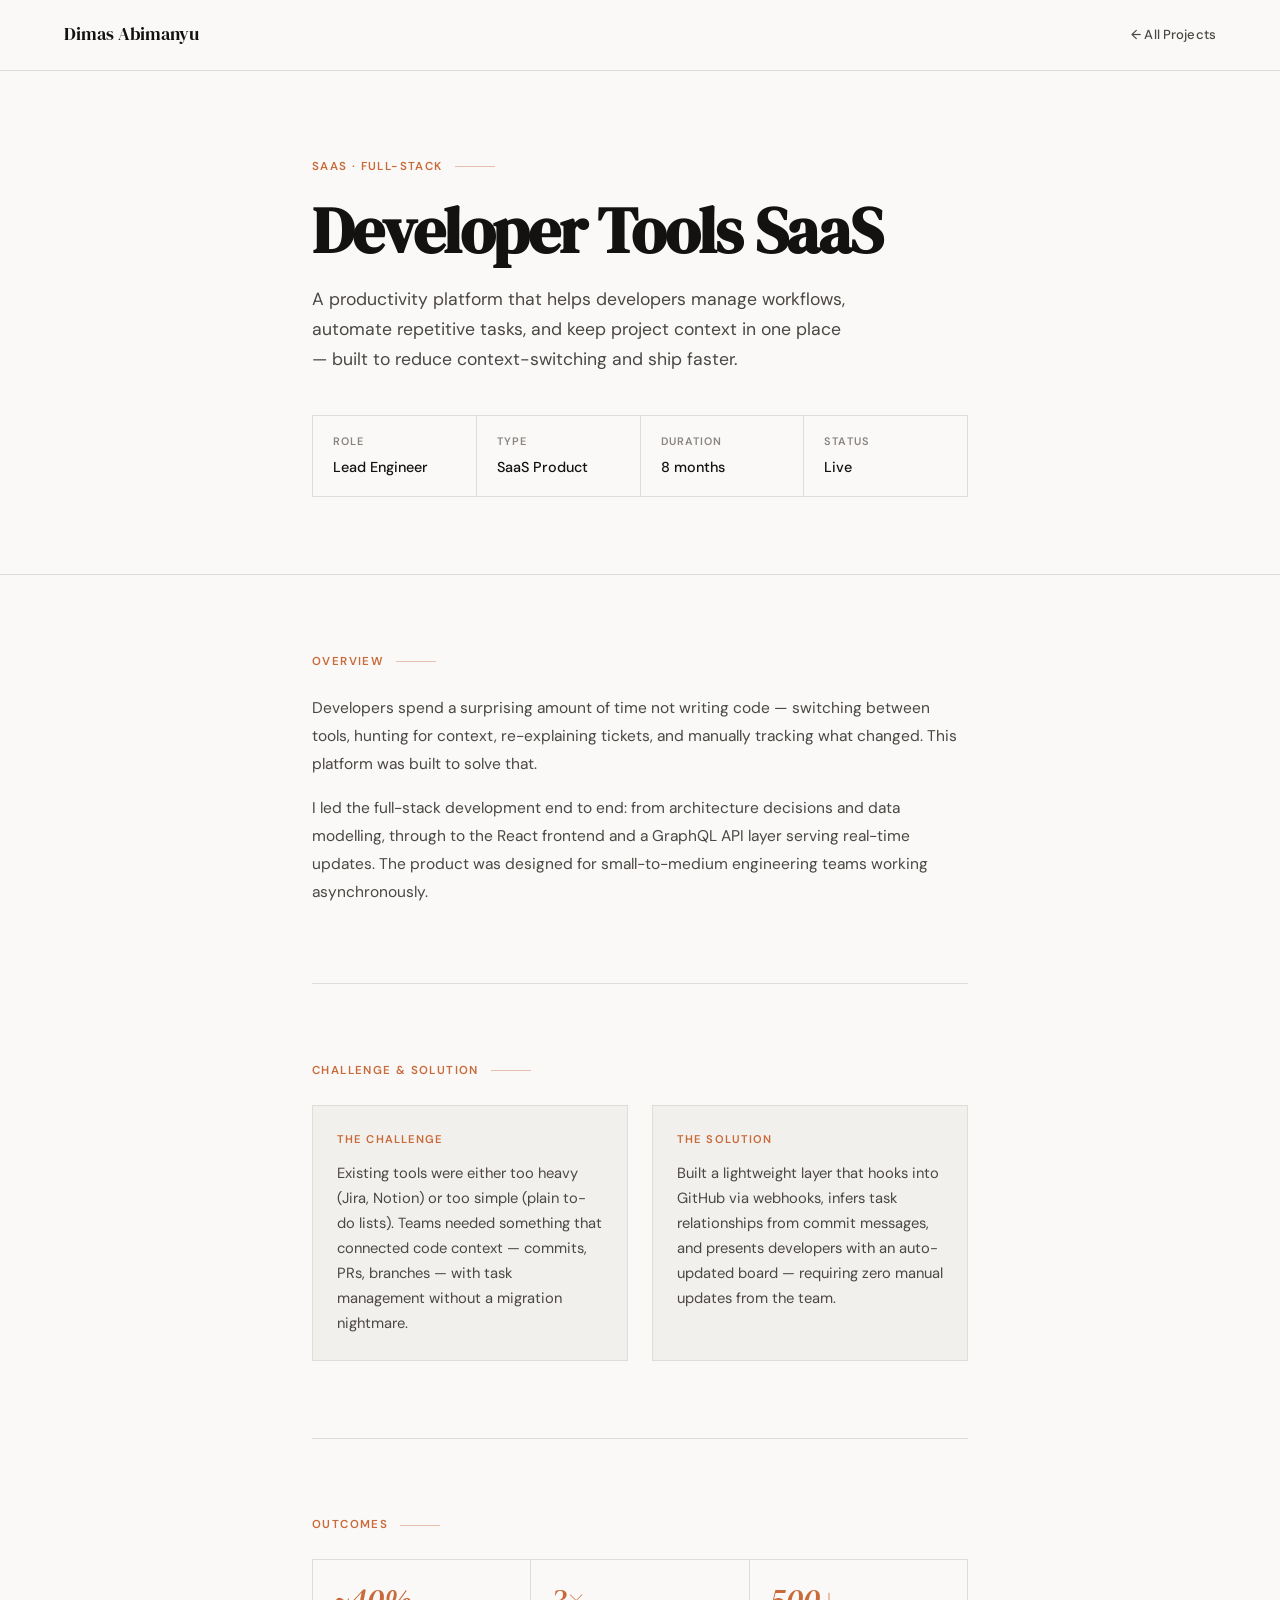
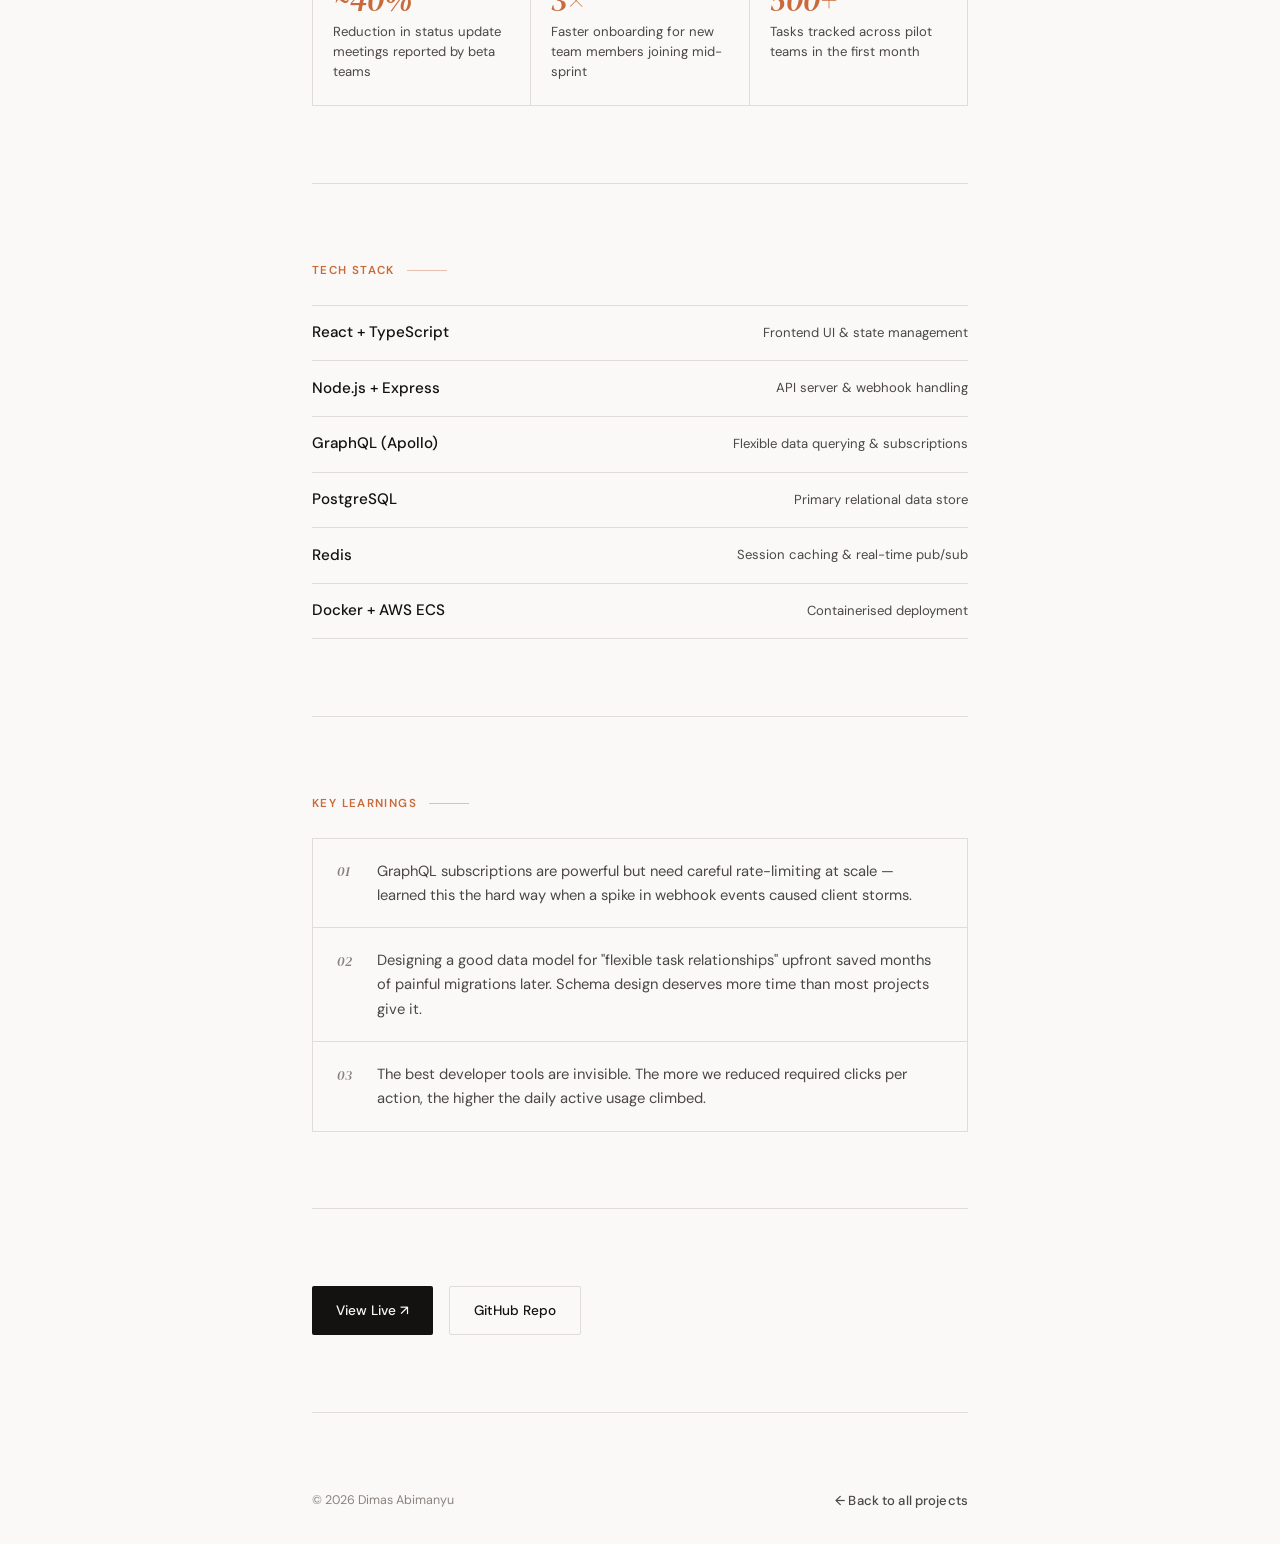
<file: projects/devtools.html>
<!doctype html>
<html lang="en">
  <head>
    <meta charset="UTF-8" />
    <meta name="viewport" content="width=device-width, initial-scale=1.0" />
    <title>Developer Tools SaaS — Dimas Abimanyu</title>
    <link rel="preconnect" href="https://fonts.googleapis.com" />
    <link rel="preconnect" href="https://fonts.gstatic.com" crossorigin />
    <link
      href="https://fonts.googleapis.com/css2?family=DM+Serif+Display:ital@0;1&family=DM+Sans:ital,opsz,wght@0,9..40,300;0,9..40,400;0,9..40,500;1,9..40,300&display=swap"
      rel="stylesheet"
    />
    <style>
      *,
      *::before,
      *::after {
        box-sizing: border-box;
        margin: 0;
        padding: 0;
      }
      :root {
        --ink: #141210;
        --ink-muted: #4a4744;
        --ink-faint: #8a8480;
        --paper: #faf9f7;
        --paper-warm: #f2f0ec;
        --accent: #c96a3a;
        --accent-light: #f5ede7;
        --border: #e0ddd8;
        --font-display: "DM Serif Display", Georgia, serif;
        --font-body: "DM Sans", system-ui, sans-serif;
        --max-w: 720px;
        --gap: clamp(2.5rem, 6vw, 5rem);
      }
      html {
        scroll-behavior: smooth;
      }
      body {
        background: var(--paper);
        color: var(--ink);
        font-family: var(--font-body);
        font-size: 1rem;
        line-height: 1.7;
        font-weight: 400;
        -webkit-font-smoothing: antialiased;
      }
      ::-webkit-scrollbar {
        width: 4px;
      }
      ::-webkit-scrollbar-track {
        background: var(--paper);
      }
      ::-webkit-scrollbar-thumb {
        background: var(--ink-faint);
        border-radius: 2px;
      }

      /* NAV */
      nav {
        position: fixed;
        top: 0;
        left: 0;
        right: 0;
        z-index: 100;
        display: flex;
        align-items: center;
        justify-content: space-between;
        padding: 1.25rem clamp(1.5rem, 6vw, 4rem);
        background: rgba(250, 249, 247, 0.92);
        backdrop-filter: blur(12px);
        border-bottom: 1px solid var(--border);
      }
      .nav-logo {
        font-family: var(--font-display);
        font-size: 1.1rem;
        color: var(--ink);
        text-decoration: none;
      }
      .nav-back {
        font-size: 0.82rem;
        font-weight: 500;
        color: var(--ink-muted);
        text-decoration: none;
        display: flex;
        align-items: center;
        gap: 0.4rem;
        transition: color 0.2s;
        letter-spacing: 0.01em;
      }
      .nav-back:hover {
        color: var(--accent);
      }

      .container {
        max-width: var(--max-w);
        margin: 0 auto;
        padding: 0 clamp(1.5rem, 6vw, 2rem);
      }

      /* HERO */
      .project-hero {
        padding-top: calc(var(--gap) + 5rem);
        padding-bottom: var(--gap);
        border-bottom: 1px solid var(--border);
      }
      .project-category {
        font-size: 0.72rem;
        font-weight: 600;
        letter-spacing: 0.12em;
        text-transform: uppercase;
        color: var(--accent);
        margin-bottom: 1.25rem;
        display: flex;
        align-items: center;
        gap: 0.75rem;
      }
      .project-category::after {
        content: "";
        display: block;
        height: 1px;
        width: 40px;
        background: var(--accent);
        opacity: 0.4;
      }
      .project-title {
        font-family: var(--font-display);
        font-size: clamp(2.2rem, 7vw, 4rem);
        line-height: 1.08;
        letter-spacing: -0.02em;
        color: var(--ink);
        margin-bottom: 1.25rem;
      }
      .project-tagline {
        font-size: 1.1rem;
        color: var(--ink-muted);
        max-width: 540px;
        line-height: 1.7;
        margin-bottom: 2.5rem;
      }

      /* META BAR */
      .meta-bar {
        display: flex;
        flex-wrap: wrap;
        gap: 0;
        border: 1px solid var(--border);
        margin-bottom: 0;
      }
      .meta-item {
        flex: 1;
        min-width: 140px;
        padding: 1rem 1.25rem;
        border-right: 1px solid var(--border);
      }
      .meta-item:last-child {
        border-right: none;
      }
      .meta-label {
        font-size: 0.68rem;
        font-weight: 600;
        letter-spacing: 0.1em;
        text-transform: uppercase;
        color: var(--ink-faint);
        margin-bottom: 0.3rem;
      }
      .meta-value {
        font-size: 0.9rem;
        color: var(--ink);
        font-weight: 500;
      }

      /* CONTENT SECTIONS */
      .section {
        padding: var(--gap) 0;
        border-bottom: 1px solid var(--border);
      }
      .section:last-of-type {
        border-bottom: none;
      }
      .section-label {
        font-size: 0.72rem;
        font-weight: 600;
        letter-spacing: 0.12em;
        text-transform: uppercase;
        color: var(--accent);
        margin-bottom: 1.5rem;
        display: flex;
        align-items: center;
        gap: 0.75rem;
      }
      .section-label::after {
        content: "";
        display: block;
        height: 1px;
        width: 40px;
        background: var(--accent);
        opacity: 0.4;
      }
      .section-heading {
        font-family: var(--font-display);
        font-size: 1.5rem;
        color: var(--ink);
        margin-bottom: 1rem;
        line-height: 1.2;
      }
      .prose {
        color: var(--ink-muted);
        font-size: 0.97rem;
        line-height: 1.8;
      }
      .prose p {
        margin-bottom: 1rem;
      }
      .prose p:last-child {
        margin-bottom: 0;
      }

      /* CHALLENGE/SOLUTION */
      .cs-grid {
        display: grid;
        grid-template-columns: 1fr 1fr;
        gap: 1.5rem;
      }
      .cs-card {
        padding: 1.5rem;
        background: var(--paper-warm);
        border: 1px solid var(--border);
      }
      .cs-card-label {
        font-size: 0.7rem;
        font-weight: 600;
        letter-spacing: 0.1em;
        text-transform: uppercase;
        color: var(--accent);
        margin-bottom: 0.75rem;
      }
      .cs-card-text {
        font-size: 0.92rem;
        color: var(--ink-muted);
        line-height: 1.7;
      }

      /* OUTCOMES */
      .outcomes-grid {
        display: grid;
        grid-template-columns: repeat(3, 1fr);
        gap: 1px;
        background: var(--border);
        border: 1px solid var(--border);
      }
      .outcome-item {
        background: var(--paper);
        padding: 1.5rem 1.25rem;
      }
      .outcome-number {
        font-family: var(--font-display);
        font-size: 2rem;
        color: var(--ink);
        line-height: 1;
        margin-bottom: 0.4rem;
      }
      .outcome-number em {
        font-style: italic;
        color: var(--accent);
      }
      .outcome-label {
        font-size: 0.82rem;
        color: var(--ink-muted);
        line-height: 1.5;
      }

      /* STACK */
      .stack-list {
        display: flex;
        flex-direction: column;
        gap: 0;
      }
      .stack-row {
        display: flex;
        align-items: center;
        justify-content: space-between;
        padding: 0.9rem 0;
        border-bottom: 1px solid var(--border);
      }
      .stack-row:first-child {
        border-top: 1px solid var(--border);
      }
      .stack-name {
        font-size: 0.95rem;
        font-weight: 500;
        color: var(--ink);
      }
      .stack-role {
        font-size: 0.82rem;
        color: var(--ink-muted);
      }

      /* LEARNINGS */
      .learnings-list {
        display: flex;
        flex-direction: column;
        gap: 1px;
        background: var(--border);
        border: 1px solid var(--border);
      }
      .learning-item {
        background: var(--paper);
        padding: 1.25rem 1.5rem;
        display: flex;
        gap: 1rem;
        align-items: start;
      }
      .learning-num {
        font-family: var(--font-display);
        font-style: italic;
        font-size: 0.9rem;
        color: var(--ink-faint);
        min-width: 1.5rem;
        padding-top: 0.05rem;
      }
      .learning-text {
        font-size: 0.92rem;
        color: var(--ink-muted);
        line-height: 1.65;
      }

      /* LINKS */
      .project-links {
        display: flex;
        gap: 1rem;
        flex-wrap: wrap;
        padding-top: var(--gap);
      }
      .btn {
        display: inline-flex;
        align-items: center;
        gap: 0.5rem;
        padding: 0.75rem 1.5rem;
        font-family: var(--font-body);
        font-size: 0.85rem;
        font-weight: 500;
        text-decoration: none;
        border-radius: 2px;
        transition: all 0.2s;
        cursor: pointer;
        border: none;
      }
      .btn-primary {
        background: var(--ink);
        color: var(--paper);
      }
      .btn-primary:hover {
        background: var(--accent);
      }
      .btn-outline {
        background: transparent;
        color: var(--ink);
        border: 1px solid var(--border);
      }
      .btn-outline:hover {
        border-color: var(--ink);
      }

      /* FOOTER NAV */
      .project-footer {
        padding: var(--gap) 0 2rem;
        display: flex;
        align-items: center;
        justify-content: space-between;
        border-top: 1px solid var(--border);
        margin-top: var(--gap);
      }
      .footer-copy {
        font-size: 0.78rem;
        color: var(--ink-faint);
      }

      @media (max-width: 600px) {
        .cs-grid {
          grid-template-columns: 1fr;
        }
        .outcomes-grid {
          grid-template-columns: 1fr 1fr;
        }
        .meta-bar {
          flex-direction: column;
        }
        .meta-item {
          border-right: none;
          border-bottom: 1px solid var(--border);
        }
        .meta-item:last-child {
          border-bottom: none;
        }
      }
    </style>
  </head>
  <body>
    <nav>
      <a href="../index.html" class="nav-logo">Dimas Abimanyu</a>
      <a href="../index.html" class="nav-back">← All Projects</a>
    </nav>

    <div class="project-hero">
      <div class="container">
        <p class="project-category">SaaS · Full-stack</p>
        <h1 class="project-title">Developer Tools SaaS</h1>
        <p class="project-tagline">
          A productivity platform that helps developers manage workflows,
          automate repetitive tasks, and keep project context in one place —
          built to reduce context-switching and ship faster.
        </p>
        <div class="meta-bar">
          <div class="meta-item">
            <p class="meta-label">Role</p>
            <p class="meta-value">Lead Engineer</p>
          </div>
          <div class="meta-item">
            <p class="meta-label">Type</p>
            <p class="meta-value">SaaS Product</p>
          </div>
          <div class="meta-item">
            <p class="meta-label">Duration</p>
            <p class="meta-value">8 months</p>
          </div>
          <div class="meta-item">
            <p class="meta-label">Status</p>
            <p class="meta-value">Live</p>
          </div>
        </div>
      </div>
    </div>

    <div class="container">
      <div class="section">
        <p class="section-label">Overview</p>
        <div class="prose">
          <p>
            Developers spend a surprising amount of time not writing code —
            switching between tools, hunting for context, re-explaining tickets,
            and manually tracking what changed. This platform was built to solve
            that.
          </p>
          <p>
            I led the full-stack development end to end: from architecture
            decisions and data modelling, through to the React frontend and a
            GraphQL API layer serving real-time updates. The product was
            designed for small-to-medium engineering teams working
            asynchronously.
          </p>
        </div>
      </div>

      <div class="section">
        <p class="section-label">Challenge & Solution</p>
        <div class="cs-grid">
          <div class="cs-card">
            <p class="cs-card-label">The Challenge</p>
            <p class="cs-card-text">
              Existing tools were either too heavy (Jira, Notion) or too simple
              (plain to-do lists). Teams needed something that connected code
              context — commits, PRs, branches — with task management without a
              migration nightmare.
            </p>
          </div>
          <div class="cs-card">
            <p class="cs-card-label">The Solution</p>
            <p class="cs-card-text">
              Built a lightweight layer that hooks into GitHub via webhooks,
              infers task relationships from commit messages, and presents
              developers with an auto-updated board — requiring zero manual
              updates from the team.
            </p>
          </div>
        </div>
      </div>

      <div class="section">
        <p class="section-label">Outcomes</p>
        <div class="outcomes-grid">
          <div class="outcome-item">
            <p class="outcome-number"><em>~40%</em></p>
            <p class="outcome-label">
              Reduction in status update meetings reported by beta teams
            </p>
          </div>
          <div class="outcome-item">
            <p class="outcome-number"><em>3×</em></p>
            <p class="outcome-label">
              Faster onboarding for new team members joining mid-sprint
            </p>
          </div>
          <div class="outcome-item">
            <p class="outcome-number"><em>500+</em></p>
            <p class="outcome-label">
              Tasks tracked across pilot teams in the first month
            </p>
          </div>
        </div>
      </div>

      <div class="section">
        <p class="section-label">Tech Stack</p>
        <div class="stack-list">
          <div class="stack-row">
            <span class="stack-name">React + TypeScript</span
            ><span class="stack-role">Frontend UI & state management</span>
          </div>
          <div class="stack-row">
            <span class="stack-name">Node.js + Express</span
            ><span class="stack-role">API server & webhook handling</span>
          </div>
          <div class="stack-row">
            <span class="stack-name">GraphQL (Apollo)</span
            ><span class="stack-role"
              >Flexible data querying & subscriptions</span
            >
          </div>
          <div class="stack-row">
            <span class="stack-name">PostgreSQL</span
            ><span class="stack-role">Primary relational data store</span>
          </div>
          <div class="stack-row">
            <span class="stack-name">Redis</span
            ><span class="stack-role">Session caching & real-time pub/sub</span>
          </div>
          <div class="stack-row">
            <span class="stack-name">Docker + AWS ECS</span
            ><span class="stack-role">Containerised deployment</span>
          </div>
        </div>
      </div>

      <div class="section">
        <p class="section-label">Key Learnings</p>
        <div class="learnings-list">
          <div class="learning-item">
            <span class="learning-num">01</span>
            <p class="learning-text">
              GraphQL subscriptions are powerful but need careful rate-limiting
              at scale — learned this the hard way when a spike in webhook
              events caused client storms.
            </p>
          </div>
          <div class="learning-item">
            <span class="learning-num">02</span>
            <p class="learning-text">
              Designing a good data model for "flexible task relationships"
              upfront saved months of painful migrations later. Schema design
              deserves more time than most projects give it.
            </p>
          </div>
          <div class="learning-item">
            <span class="learning-num">03</span>
            <p class="learning-text">
              The best developer tools are invisible. The more we reduced
              required clicks per action, the higher the daily active usage
              climbed.
            </p>
          </div>
        </div>
      </div>

      <div class="project-links">
        <a href="#" class="btn btn-primary">View Live ↗</a>
        <a href="#" class="btn btn-outline">GitHub Repo</a>
      </div>

      <div class="project-footer">
        <span class="footer-copy">© 2026 Dimas Abimanyu</span>
        <a href="../index.html#projects" class="nav-back"
          >← Back to all projects</a
        >
      </div>
    </div>
  </body>
</html>
</file>
<file: media-kit/style.css>
* {
  box-sizing: border-box;
}
html {
  scroll-behavior: smooth;
}
body {
  margin: 0;
  background: #f4f3ef;
  color: #161616;
  font-family: Inter, system-ui, sans-serif;
}
.page-shell {
  max-width: 1180px;
  margin: auto;
  padding: 0 34px;
}
.nav {
  height: 84px;
  display: flex;
  align-items: center;
  justify-content: space-between;
  border-bottom: 1px solid #d8d6d0;
}
.brand {
  font-family: "DM Mono", monospace;
  font-size: 19px;
  font-weight: 500;
  color: #111;
  text-decoration: none;
}
.brand span {
  opacity: 0.45;
}
.nav-actions {
  display: flex;
  align-items: center;
  gap: 20px;
}
.updated,
.section-meta {
  font-family: "DM Mono", monospace;
  font-size: 12px;
  letter-spacing: 0.12em;
  text-transform: uppercase;
  color: #777;
}
.btn {
  display: inline-flex;
  align-items: center;
  gap: 8px;
  border: 0;
  padding: 11px 16px;
  font: 600 12px Inter;
  cursor: pointer;
  text-decoration: none;
}
.btn-dark {
  background: #111;
  color: #fff;
}
.section {
  padding: 100px 0;
  border-bottom: 1px solid #d8d6d0;
}
.hero {
  min-height: 620px;
  display: grid;
  grid-template-columns: 1.15fr 0.85fr;
  align-items: center;
  gap: 80px;
}
.eyebrow,
.section-number {
  font-family: "DM Mono", monospace;
  font-size: 11px;
  letter-spacing: 0.13em;
  text-transform: uppercase;
}
.eyebrow {
  color: #777;
}
.hero h1 {
  font-size: clamp(65px, 9vw, 126px);
  line-height: 0.86;
  letter-spacing: -0.075em;
  margin: 26px 0 22px;
  font-weight: 800;
}
.hero h1 span {
  font-weight: 400;
}
.hero-title {
  font-size: 21px;
  margin: 0 0 22px;
}
.hero-title b {
  font-weight: 400;
  color: #999;
}
.hero-description {
  max-width: 510px;
  color: #666;
  line-height: 1.7;
  font-size: 16px;
}
.hero-links {
  display: flex;
  gap: 24px;
  margin-top: 34px;
}
.hero-links a {
  display: inline-flex;
  align-items: center;
  gap: 7px;
  color: #111;
  text-decoration: none;
  font-size: 13px;
  font-weight: 600;
  border-bottom: 1px solid #111;
  padding-bottom: 5px;
}
.hero-visual {
  display: flex;
  justify-content: flex-end;
}
.portrait-frame {
  width: min(390px, 100%);
  aspect-ratio: 4/5;
  background: #deddd7;
  position: relative;
  overflow: hidden;
}
.portrait-frame img {
  width: 100%;
  height: 100%;
  object-fit: cover;
}
.portrait-label {
  position: absolute;
  bottom: 14px;
  left: 14px;
  background: #fff;
  padding: 8px 10px;
  font: 10px "DM Mono";
  letter-spacing: 0.1em;
}
.stats-mini {
  display: grid;
  grid-template-columns: repeat(3, 1fr);
  margin: 0 0 60px;
}
.stat {
  padding: 34px 25px 34px 0;
  border-right: 1px solid #d8d6d0;
}
.stat:not(:first-child) {
  padding-left: 25px;
}
.stat:last-child {
  border-right: 0;
}
.stat-label {
  display: block;
  font: 11px "DM Mono";
  letter-spacing: 0.1em;
  text-transform: uppercase;
  color: #777;
  margin-bottom: 15px;
}
.stat strong {
  font-size: 42px;
  letter-spacing: -0.05em;
}
.stat-note {
  display: block;
  color: #888;
  font-size: 13px;
  margin-top: 7px;
}
.section-heading {
  display: flex;
  align-items: center;
  gap: 18px;
  margin-bottom: 52px;
}
.section-heading h2 {
  font-size: 14px;
  text-transform: uppercase;
  letter-spacing: 0.04em;
  margin: 0;
}
.section-heading .section-meta {
  margin-left: auto;
}
.section-number {
  color: #999;
}
.sub-heading {
  font-size: 12px;
  text-transform: uppercase;
  letter-spacing: 0.08em;
  color: #777;
  margin: 55px 0 26px;
}
.sub-heading:first-of-type {
  margin-top: 0;
}
.sub-heading small {
  text-transform: none;
  letter-spacing: 0;
  color: #999;
  font-family: Inter;
  font-size: 11px;
  margin-left: 6px;
}
.about-grid {
  display: grid;
  grid-template-columns: 1fr 1fr;
  gap: 100px;
}
.large-copy {
  font-size: 30px;
  line-height: 1.28;
  letter-spacing: -0.025em;
  margin: 0;
}
.about-grid p:not(.large-copy) {
  color: #666;
  line-height: 1.75;
  margin-top: 0;
}
.tag-list {
  display: flex;
  flex-wrap: wrap;
  gap: 8px;
  margin-top: 28px;
}
.tag-list span {
  border: 1px solid #ccc9c0;
  padding: 8px 11px;
  font-size: 11px;
  color: #555;
}
.audience-grid {
  display: grid;
  grid-template-columns: repeat(3, 1fr);
  gap: 14px;
}
.panel {
  background: #ebeae5;
  padding: 28px;
}
.panel h3,
.chart-header h3 {
  font-size: 12px;
  text-transform: uppercase;
  letter-spacing: 0.08em;
  margin: 0 0 30px;
}
.bars {
  display: flex;
  flex-direction: column;
  gap: 18px;
}
.bar-row {
  display: grid;
  grid-template-columns: 58px 1fr 38px;
  gap: 12px;
  align-items: center;
  font-size: 12px;
}
.bar {
  height: 7px;
  background: #d5d3cc;
}
.bar i {
  height: 100%;
  display: block;
  background: #111;
}
.bar-row b {
  font-size: 12px;
  text-align: right;
}
.location-list > div {
  display: flex;
  justify-content: space-between;
  border-bottom: 1px solid #d6d4cd;
  padding: 12px 0;
  font-size: 13px;
}
.location-list > div:first-child {
  padding-top: 0;
}
.location-list b {
  font-family: "DM Mono";
  font-size: 12px;
}
.gender {
  display: flex;
  align-items: center;
  gap: 28px;
}
.gender-ring {
  width: 105px;
  height: 105px;
  border-radius: 50%;
  display: grid;
  place-items: center;
  background: conic-gradient(#111 0 82.4%, #d2d0c9 82.4%);
}
.gender-ring:after {
  content: "";
  position: absolute;
  width: 77px;
  height: 77px;
  border-radius: 50%;
  background: #ebeae5;
}
.gender-ring span {
  z-index: 1;
  font-size: 18px;
  font-weight: 700;
}
.gender-ring small {
  font-size: 11px;
}
.gender > div:last-child > div {
  display: flex;
  align-items: center;
  gap: 8px;
  margin: 13px 0;
  font-size: 12px;
}
.gender b {
  margin-left: 15px;
  font-family: "DM Mono";
  font-size: 11px;
}
.dot {
  width: 7px;
  height: 7px;
  border-radius: 50%;
  background: #111;
}
.dot-alt {
  background: #aaa;
}
.placeholder-note {
  font-size: 11px;
  color: #999;
  margin-top: 16px;
}
.performance-top {
  display: grid;
  grid-template-columns: repeat(3, 1fr);
  gap: 14px;
  margin-bottom: 14px;
}
.performance-big {
  background: #ebeae5;
  padding: 26px;
}
.performance-big span {
  display: block;
  font: 11px "DM Mono";
  text-transform: uppercase;
  color: #777;
  margin-bottom: 15px;
}
.performance-big strong {
  display: block;
  font-size: 38px;
  letter-spacing: -0.05em;
}
.performance-big small {
  display: block;
  color: #888;
  font-size: 12px;
  margin-top: 9px;
  line-height: 1.4;
}
.content-grid {
  display: grid;
  grid-template-columns: repeat(3, 1fr);
  gap: 14px;
}
.content-card {
  display: block;
  background: #ebeae5;
  overflow: hidden;
  color: inherit;
  text-decoration: none;
}
.content-card img {
  display: block;
  width: 100%;
  aspect-ratio: 9/16;
  object-fit: contain;
  background: #111;
}
.main-card img {
  aspect-ratio: 9/16;
}
.content-info {
  padding: 18px;
}
.content-info span {
  display: block;
  font: 10px "DM Mono";
  color: #777;
  letter-spacing: 0.08em;
  margin-bottom: 8px;
}
.content-info strong {
  display: block;
  font-size: 20px;
  letter-spacing: -0.03em;
}
.content-info small {
  display: block;
  color: #888;
  font-size: 11px;
  margin-top: 6px;
}
.content-metrics {
  display: grid;
  grid-template-columns: 1fr 1fr;
  gap: 7px 12px;
  margin-top: 14px;
  padding-top: 13px;
  border-top: 1px solid #d6d4cd;
}
.content-metrics span {
  margin: 0;
  font-size: 11px;
  letter-spacing: 0;
  text-transform: none;
  color: #555;
}
.collab-intro {
  max-width: 600px;
  color: #666;
  line-height: 1.7;
  margin: -20px 0 40px;
}
.rate-table {
  border-top: 1px solid #111;
}
.rate-row {
  display: grid;
  grid-template-columns: 1fr 190px;
  gap: 20px;
  padding: 25px 0;
  border-bottom: 1px solid #ccc9c0;
  align-items: center;
}
.rate-row strong {
  display: block;
  font-size: 14px;
}
.rate-row small {
  display: block;
  color: #888;
  font-size: 12px;
  margin-top: 7px;
  line-height: 1.5;
}
.rate-row > b {
  text-align: right;
  font-size: 14px;
}
.rate-head {
  font: 11px "DM Mono";
  text-transform: uppercase;
  color: #888;
  padding: 11px 0;
}
.rate-footnote {
  font-size: 10px;
  color: #999;
  margin-top: 18px;
  line-height: 1.5;
}
.platform-tag {
  font-style: normal;
  font: 10px "DM Mono";
  text-transform: uppercase;
  letter-spacing: 0.05em;
  color: #777;
  border: 1px solid #ccc9c0;
  padding: 2px 6px;
  margin-left: 8px;
  vertical-align: middle;
}
.terms-list {
  border-top: 1px solid #111;
}
.terms-row {
  display: grid;
  grid-template-columns: 160px 1fr;
  gap: 20px;
  padding: 22px 0;
  border-bottom: 1px solid #ccc9c0;
}
.terms-row span {
  font: 11px "DM Mono";
  text-transform: uppercase;
  letter-spacing: 0.06em;
  color: #777;
}
.terms-row p {
  margin: 0;
  color: #444;
  font-size: 13px;
  line-height: 1.6;
}
.contact {
  border-bottom: 0;
  text-align: center;
  padding: 130px 0;
}
.contact-inner {
  max-width: 700px;
  margin: auto;
}
.contact h2 {
  font-size: clamp(45px, 7vw, 82px);
  line-height: 0.95;
  letter-spacing: -0.06em;
  margin: 25px 0;
}
.contact p {
  color: #777;
  max-width: 460px;
  margin: 0 auto 30px;
  line-height: 1.7;
  font-size: 14px;
}
.contact-btns {
  display: flex;
  gap: 12px;
  justify-content: center;
  flex-wrap: wrap;
}
.contact-btn {
  display: inline-block;
  background: #111;
  color: #fff;
  padding: 15px 21px;
  text-decoration: none;
  font-size: 12px;
  font-weight: 600;
}
footer {
  border-top: 1px solid #d8d6d0;
  padding: 25px 0 40px;
  display: flex;
  justify-content: space-between;
  color: #888;
  font: 10px "DM Mono";
  text-transform: uppercase;
  letter-spacing: 0.05em;
}
@media (max-width: 800px) {
  .page-shell {
    padding: 0 20px;
  }
  .nav {
    height: 70px;
  }
  .updated {
    display: none;
  }
  .hero {
    grid-template-columns: 1fr;
    gap: 50px;
    padding-top: 70px;
  }
  .hero-visual {
    justify-content: flex-start;
  }
  .portrait-frame {
    width: 270px;
  }
  .stats-mini {
    grid-template-columns: 1fr 1fr;
  }
  .stat:nth-child(2) {
    border-right: 0;
  }
  .about-grid,
  .audience-grid {
    grid-template-columns: 1fr;
    gap: 30px;
  }
  .performance-top {
    grid-template-columns: 1fr;
  }
  .content-grid {
    grid-template-columns: 1fr 1fr;
  }
  .main-card {
    grid-column: 1/-1;
  }
  .rate-row {
    grid-template-columns: 1fr 130px;
  }
  .terms-row {
    grid-template-columns: 1fr;
    gap: 6px;
  }
  .section {
    padding: 75px 0;
  }
  .large-copy {
    font-size: 25px;
  }
  footer {
    gap: 15px;
    flex-direction: column;
  }
}
@media print {
  body {
    background: #fff;
  }
  .page-shell {
    max-width: none;
    padding: 0 25px;
  }
  .nav {
    height: 65px;
  }
  .btn {
    display: none;
  }
  .section {
    padding: 55px 0;
  }
  .hero {
    min-height: auto;
    padding-top: 55px;
  }
  .contact {
    padding: 80px 0;
  }
  .content-card,
  .panel,
  .performance-big {
    break-inside: avoid;
  }
  .hero-visual img {
    filter: grayscale(1);
  }
  a {
    color: #111 !important;
    text-decoration: none !important;
  }
  .nav-actions {
    margin-left: auto;
  }
  .updated {
    display: block;
  }
  footer {
    padding-bottom: 20px;
  }
}
</file>
